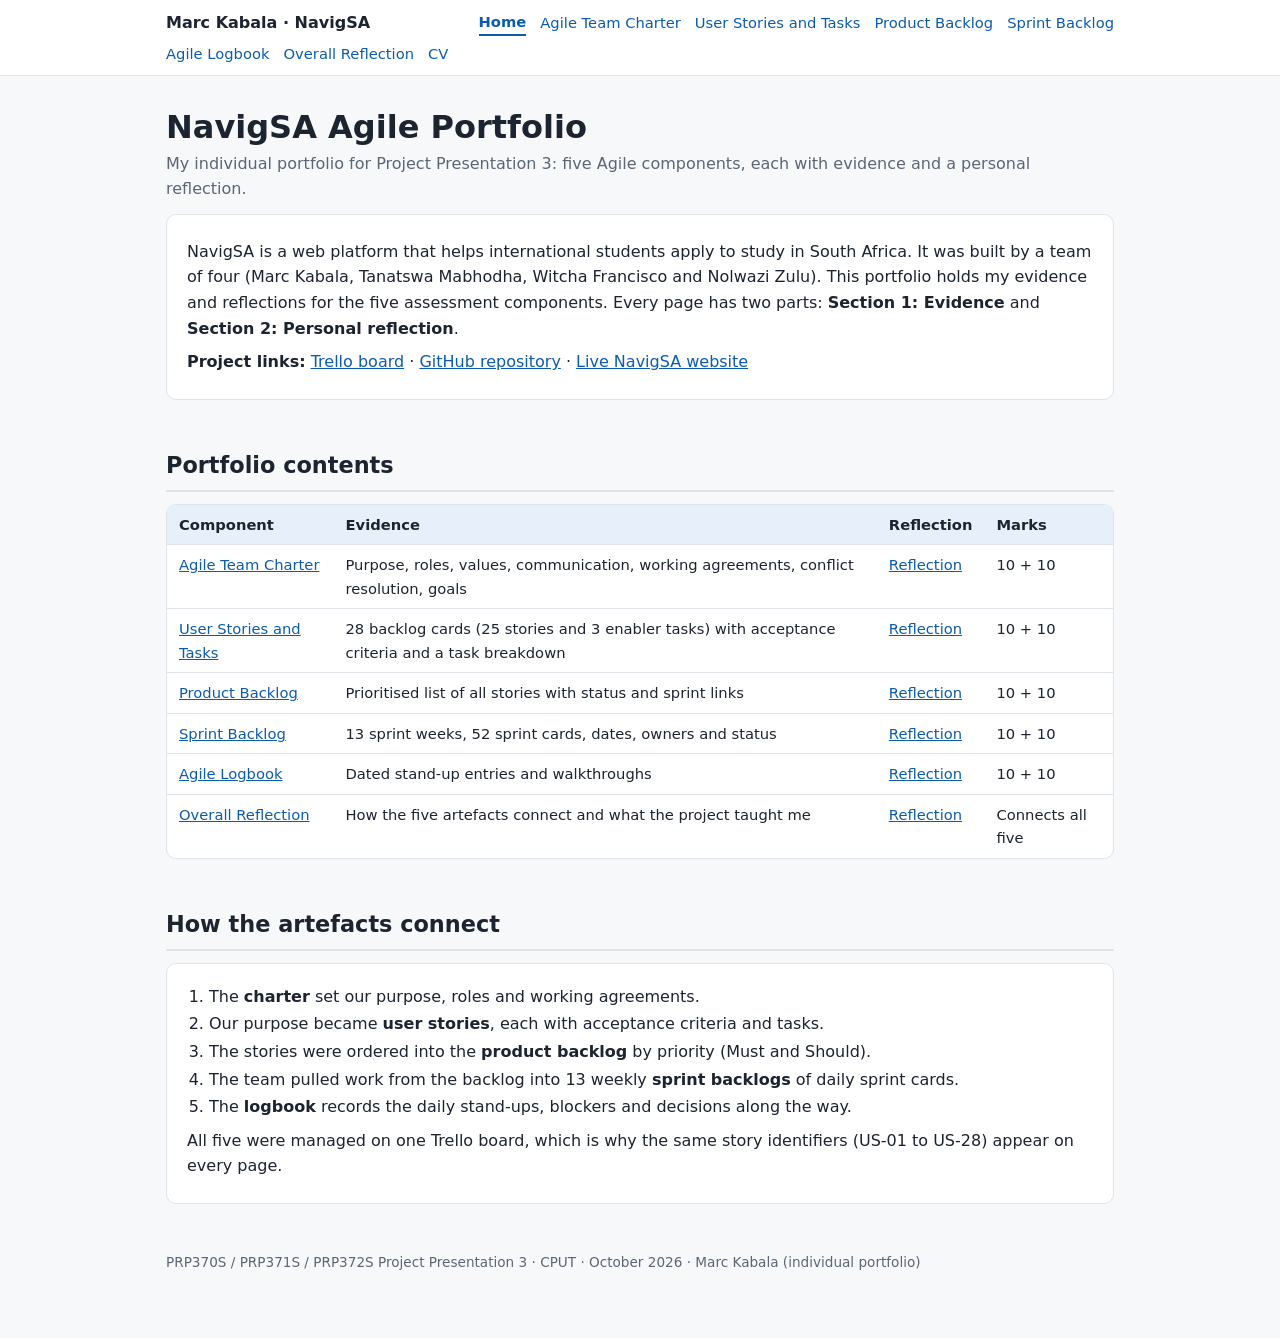
<file: agile-portfolio/index.html>
<!doctype html><html lang="en"><head><meta charset="utf-8"><meta name="viewport" content="width=device-width, initial-scale=1">
<title>NavigSA Agile Portfolio | Marc Kabala</title>
<meta name="description" content="My individual portfolio for Project Presentation 3: five Agile components, each with evidence and a personal reflection."><link rel="stylesheet" href="assets/style.css"></head><body>
<a class="skip" href="#main">Skip to content</a>
<div class="topnav"><div><span class="brand">Marc Kabala · NavigSA</span><a href="index.html" class=cur aria-current=page>Home</a><a href="charter.html">Agile Team Charter</a><a href="user-stories.html">User Stories and Tasks</a><a href="product-backlog.html">Product Backlog</a><a href="sprint-backlog.html">Sprint Backlog</a><a href="logbook.html">Agile Logbook</a><a href="reflection-overall.html">Overall Reflection</a><a href="../">CV</a></div></div>
<main id="main"><h1>NavigSA Agile Portfolio</h1><p class="sub">My individual portfolio for Project Presentation 3: five Agile components, each with evidence and a personal reflection.</p>

<div class=panel><p>NavigSA is a web platform that helps international students apply to study in South Africa. It was built by a team of four (Marc Kabala, Tanatswa Mabhodha, Witcha Francisco and Nolwazi Zulu). This portfolio holds my evidence and reflections for the five assessment components. Every page has two parts: <strong>Section 1: Evidence</strong> and <strong>Section 2: Personal reflection</strong>.</p>
<p><strong>Project links:</strong> <a href="https://trello.com/b/DyHkocWW/navigsa-copy-with-checklists">Trello board</a> · <a href="https://github.com/MarcCput/Multilingual-Student-Platform-NavigSA-">GitHub repository</a> · <a href="https://multilingual-student-platform-navig.vercel.app">Live NavigSA website</a></p></div>
<h2>Portfolio contents</h2>
<div class=table-wrap><table><thead><tr><th>Component</th><th>Evidence</th><th>Reflection</th><th>Marks</th></tr></thead><tbody><tr><td><a href="charter.html">Agile Team Charter</a></td><td>Purpose, roles, values, communication, working agreements, conflict resolution, goals</td><td><a href="charter.html#reflection">Reflection</a></td><td>10 + 10</td></tr><tr><td><a href="user-stories.html">User Stories and Tasks</a></td><td>28 backlog cards (25 stories and 3 enabler tasks) with acceptance criteria and a task breakdown</td><td><a href="user-stories.html#reflection">Reflection</a></td><td>10 + 10</td></tr><tr><td><a href="product-backlog.html">Product Backlog</a></td><td>Prioritised list of all stories with status and sprint links</td><td><a href="product-backlog.html#reflection">Reflection</a></td><td>10 + 10</td></tr><tr><td><a href="sprint-backlog.html">Sprint Backlog</a></td><td>13 sprint weeks, 52 sprint cards, dates, owners and status</td><td><a href="sprint-backlog.html#reflection">Reflection</a></td><td>10 + 10</td></tr><tr><td><a href="logbook.html">Agile Logbook</a></td><td>Dated stand-up entries and walkthroughs</td><td><a href="logbook.html#reflection">Reflection</a></td><td>10 + 10</td></tr><tr><td><a href="reflection-overall.html">Overall Reflection</a></td><td>How the five artefacts connect and what the project taught me</td><td><a href="reflection-overall.html">Reflection</a></td><td>Connects all five</td></tr></tbody></table></div>
<h2>How the artefacts connect</h2>
<div class=panel><ol>
<li>The <strong>charter</strong> set our purpose, roles and working agreements.</li>
<li>Our purpose became <strong>user stories</strong>, each with acceptance criteria and tasks.</li>
<li>The stories were ordered into the <strong>product backlog</strong> by priority (Must and Should).</li>
<li>The team pulled work from the backlog into 13 weekly <strong>sprint backlogs</strong> of daily sprint cards.</li>
<li>The <strong>logbook</strong> records the daily stand-ups, blockers and decisions along the way.</li>
</ol><p>All five were managed on one Trello board, which is why the same story identifiers (US-01 to US-28) appear on every page.</p></div>

<footer>PRP370S / PRP371S / PRP372S Project Presentation 3 · CPUT · October 2026 · Marc Kabala (individual portfolio)</footer></main></body></html>
</file>
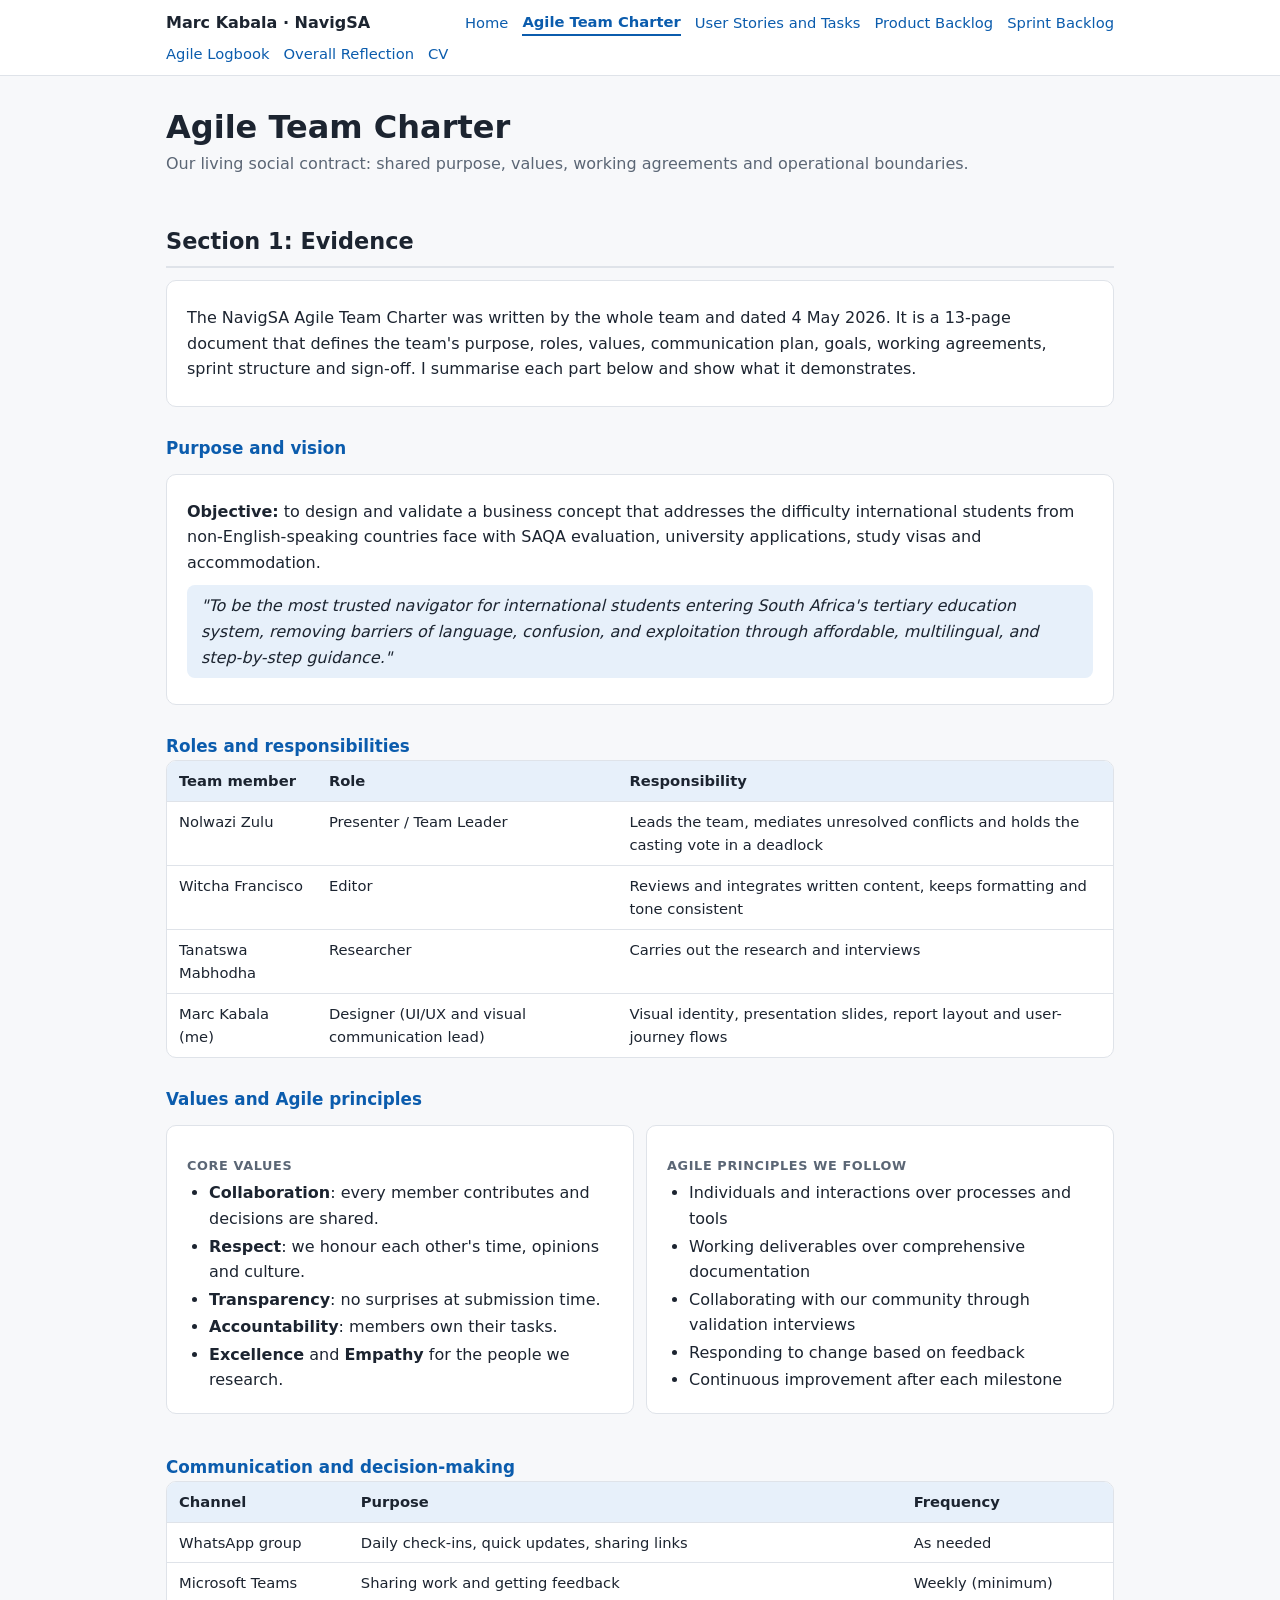
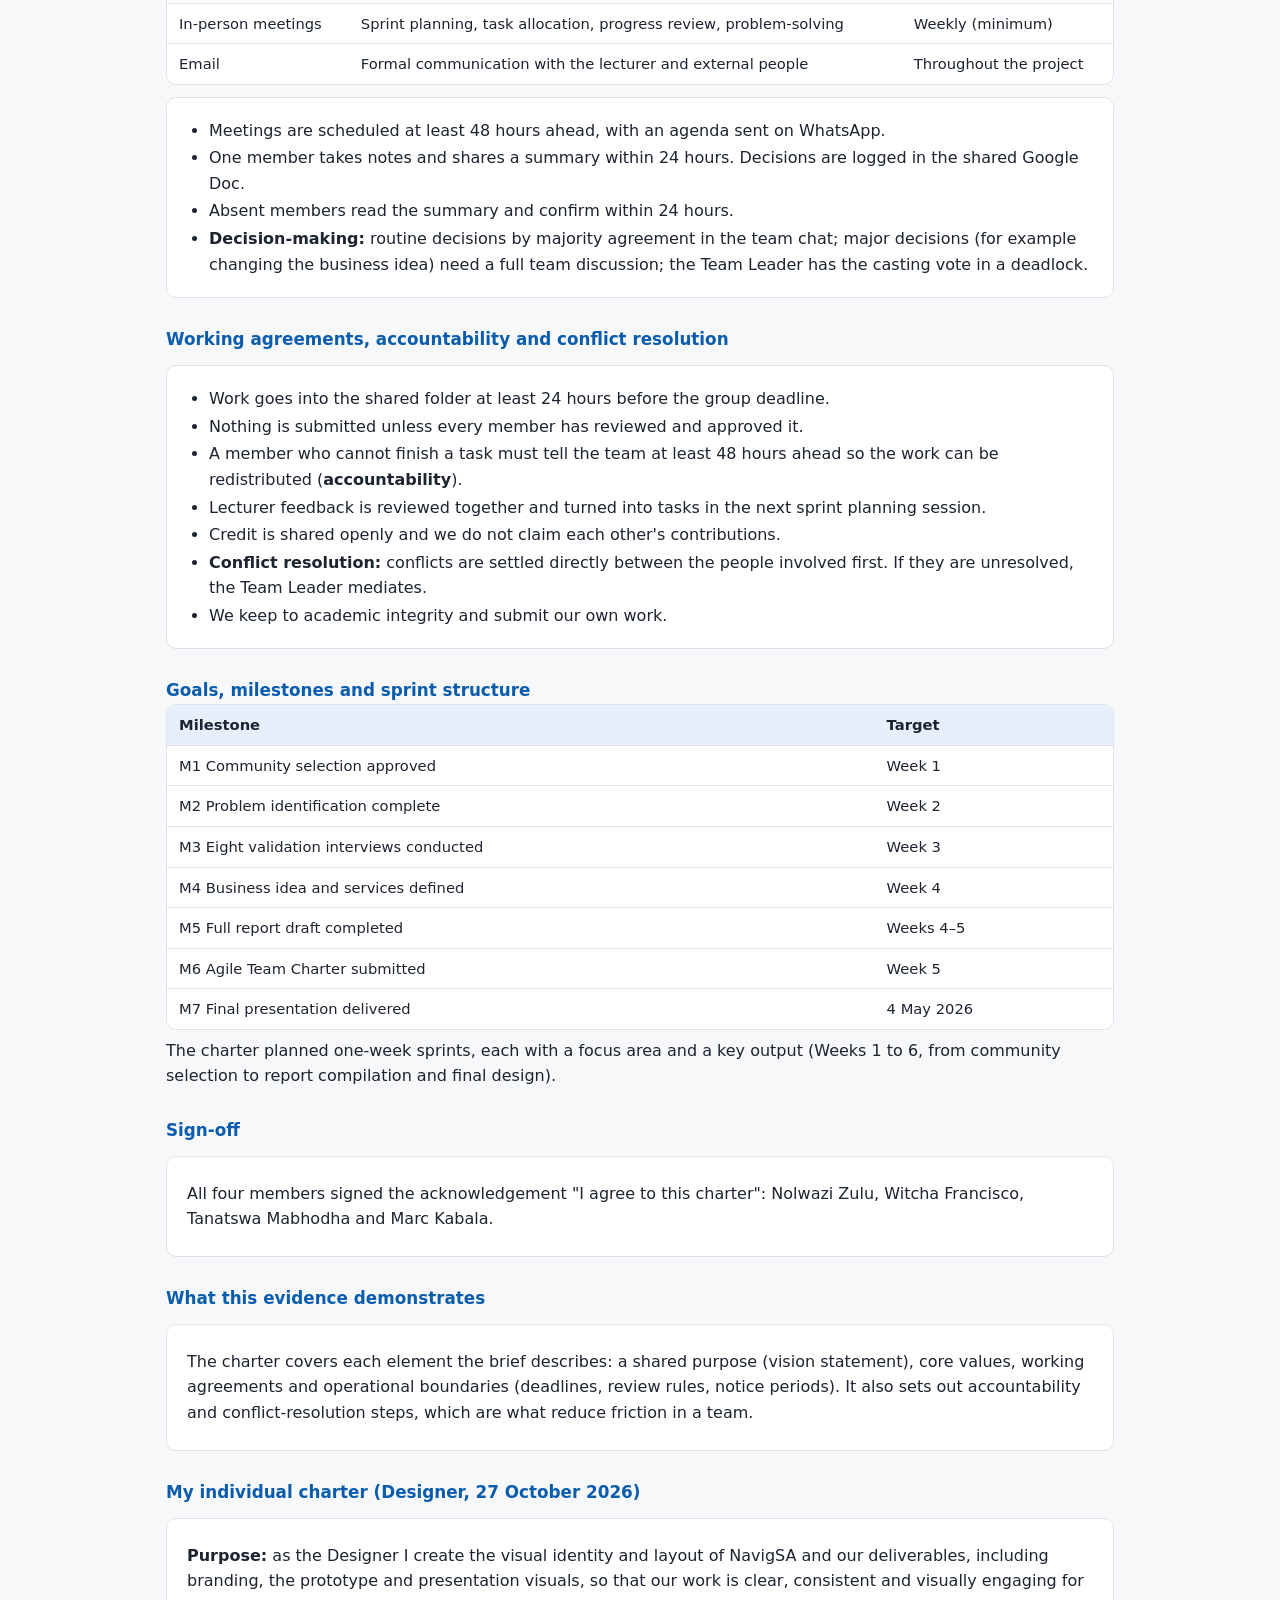
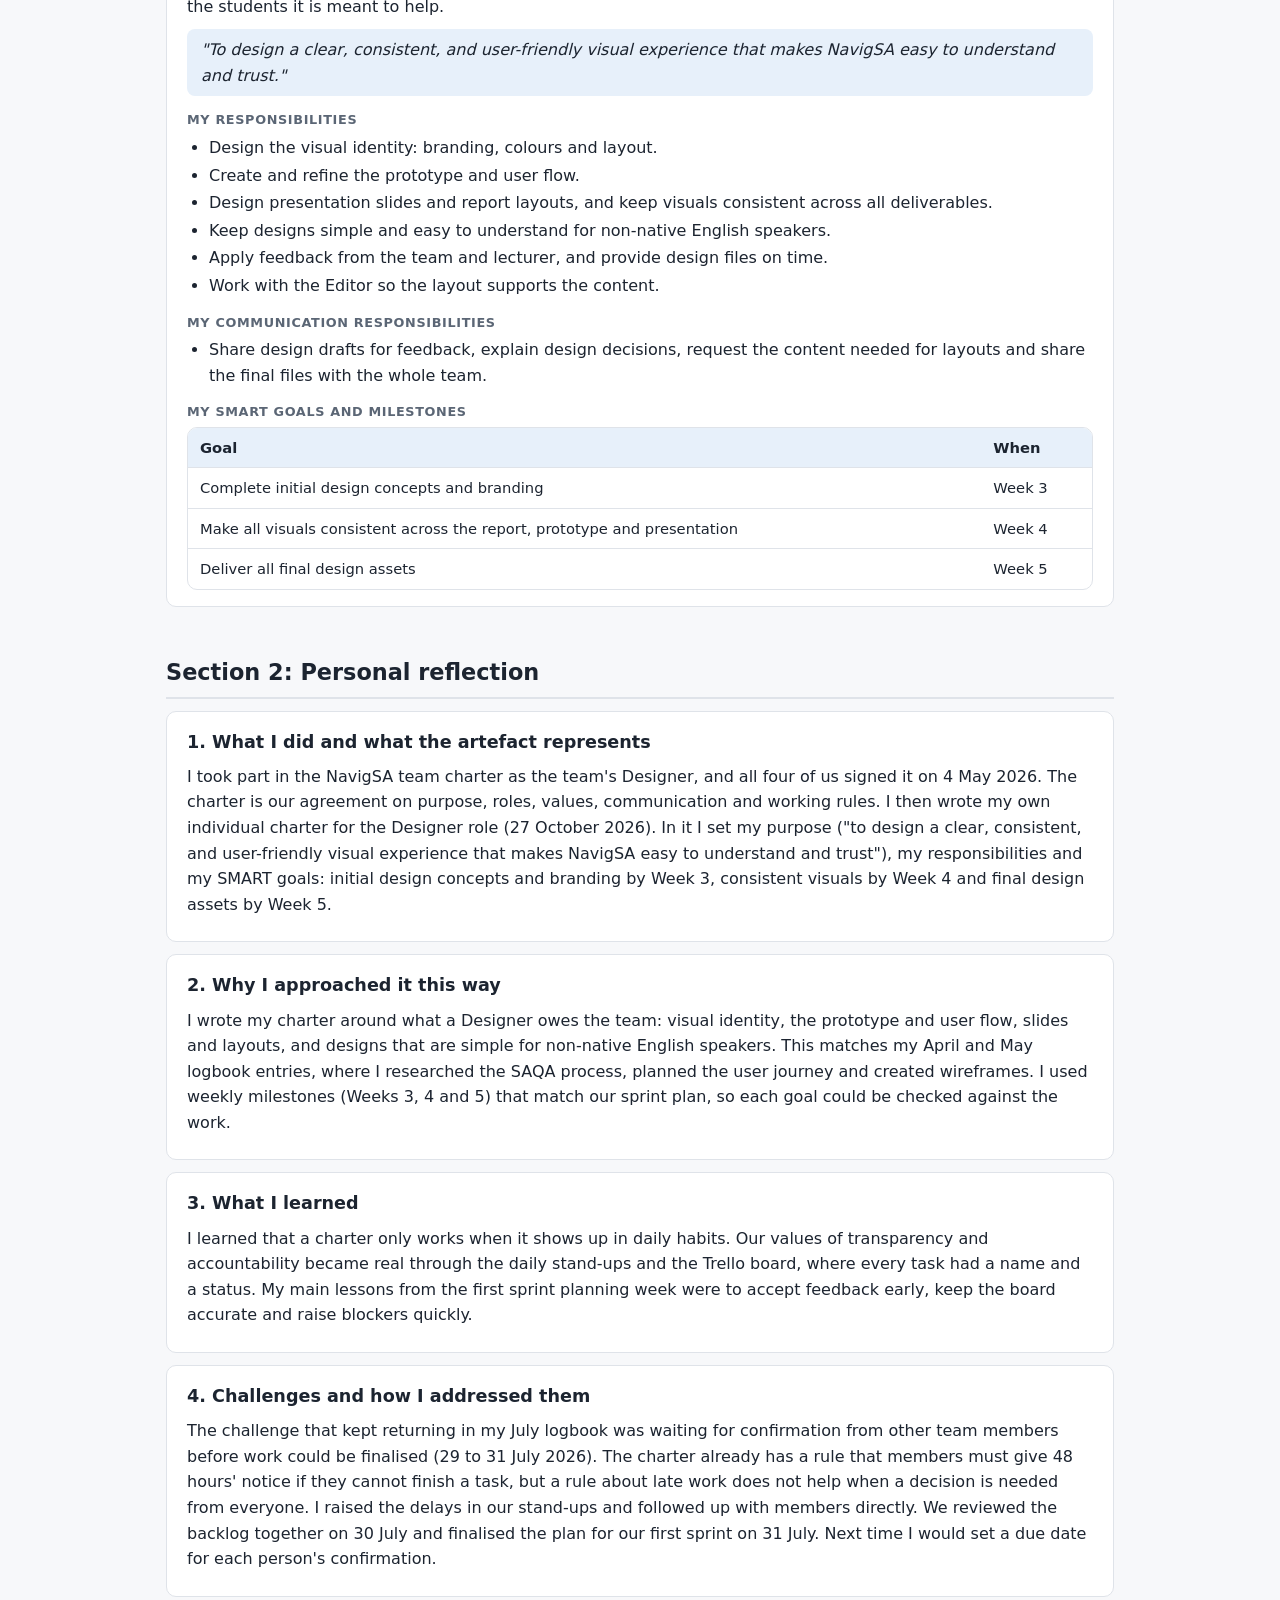
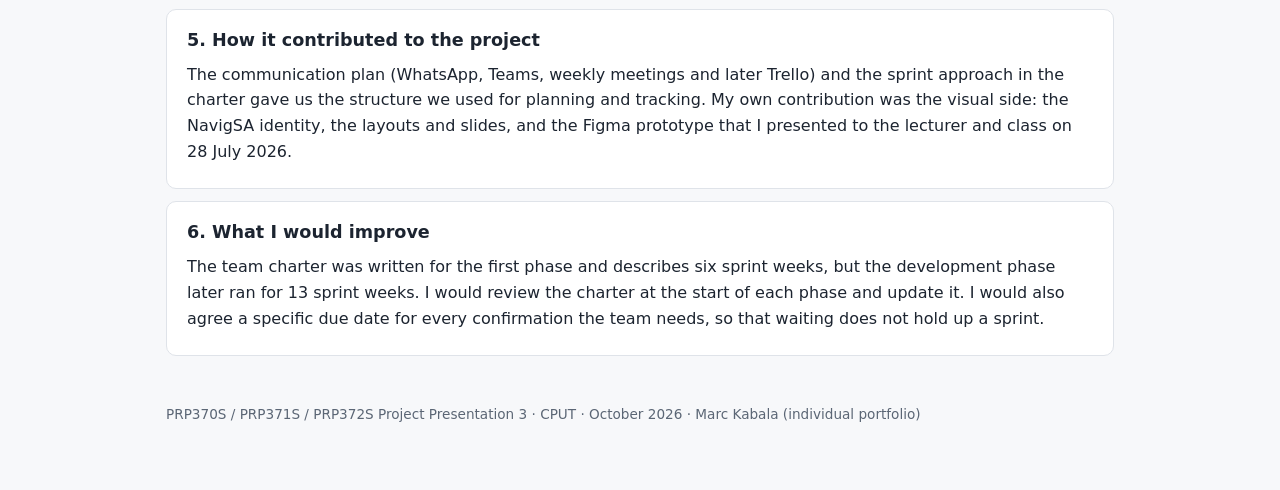
<file: agile-portfolio/charter.html>
<!doctype html><html lang="en"><head><meta charset="utf-8"><meta name="viewport" content="width=device-width, initial-scale=1">
<title>Agile Team Charter | NavigSA Agile Portfolio | Marc Kabala</title>
<meta name="description" content="Our living social contract: shared purpose, values, working agreements and operational boundaries."><link rel="stylesheet" href="assets/style.css"></head><body>
<a class="skip" href="#main">Skip to content</a>
<div class="topnav"><div><span class="brand">Marc Kabala · NavigSA</span><a href="index.html">Home</a><a href="charter.html" class=cur aria-current=page>Agile Team Charter</a><a href="user-stories.html">User Stories and Tasks</a><a href="product-backlog.html">Product Backlog</a><a href="sprint-backlog.html">Sprint Backlog</a><a href="logbook.html">Agile Logbook</a><a href="reflection-overall.html">Overall Reflection</a><a href="../">CV</a></div></div>
<main id="main"><h1>Agile Team Charter</h1><p class="sub">Our living social contract: shared purpose, values, working agreements and operational boundaries.</p>

<h2>Section 1: Evidence</h2>
<div class=panel><p>The NavigSA Agile Team Charter was written by the whole team and dated 4 May 2026. It is a 13-page document that defines the team's purpose, roles, values, communication plan, goals, working agreements, sprint structure and sign-off. I summarise each part below and show what it demonstrates.</p></div>
<h3 class=epic>Purpose and vision</h3>
<div class=panel><p><strong>Objective:</strong> to design and validate a business concept that addresses the difficulty international students from non-English-speaking countries face with SAQA evaluation, university applications, study visas and accommodation.</p>
<blockquote>"To be the most trusted navigator for international students entering South Africa's tertiary education system, removing barriers of language, confusion, and exploitation through affordable, multilingual, and step-by-step guidance."</blockquote></div>
<h3 class=epic>Roles and responsibilities</h3>
<div class=table-wrap><table><thead><tr><th>Team member</th><th>Role</th><th>Responsibility</th></tr></thead><tbody><tr><td>Nolwazi Zulu</td><td>Presenter / Team Leader</td><td>Leads the team, mediates unresolved conflicts and holds the casting vote in a deadlock</td></tr><tr><td>Witcha Francisco</td><td>Editor</td><td>Reviews and integrates written content, keeps formatting and tone consistent</td></tr><tr><td>Tanatswa Mabhodha</td><td>Researcher</td><td>Carries out the research and interviews</td></tr><tr><td>Marc Kabala (me)</td><td>Designer (UI/UX and visual communication lead)</td><td>Visual identity, presentation slides, report layout and user-journey flows</td></tr></tbody></table></div>
<h3 class=epic>Values and Agile principles</h3>
<div class=two><div class=panel><h4>Core values</h4><ul><li><strong>Collaboration</strong>: every member contributes and decisions are shared.</li><li><strong>Respect</strong>: we honour each other's time, opinions and culture.</li><li><strong>Transparency</strong>: no surprises at submission time.</li><li><strong>Accountability</strong>: members own their tasks.</li><li><strong>Excellence</strong> and <strong>Empathy</strong> for the people we research.</li></ul></div>
<div class=panel><h4>Agile principles we follow</h4><ul><li>Individuals and interactions over processes and tools</li><li>Working deliverables over comprehensive documentation</li><li>Collaborating with our community through validation interviews</li><li>Responding to change based on feedback</li><li>Continuous improvement after each milestone</li></ul></div></div>
<h3 class=epic>Communication and decision-making</h3>
<div class=table-wrap><table><thead><tr><th>Channel</th><th>Purpose</th><th>Frequency</th></tr></thead><tbody><tr><td>WhatsApp group</td><td>Daily check-ins, quick updates, sharing links</td><td>As needed</td></tr><tr><td>Microsoft Teams</td><td>Sharing work and getting feedback</td><td>Weekly (minimum)</td></tr><tr><td>In-person meetings</td><td>Sprint planning, task allocation, progress review, problem-solving</td><td>Weekly (minimum)</td></tr><tr><td>Email</td><td>Formal communication with the lecturer and external people</td><td>Throughout the project</td></tr></tbody></table></div>
<div class=panel><ul><li>Meetings are scheduled at least 48 hours ahead, with an agenda sent on WhatsApp.</li><li>One member takes notes and shares a summary within 24 hours. Decisions are logged in the shared Google Doc.</li><li>Absent members read the summary and confirm within 24 hours.</li><li><strong>Decision-making:</strong> routine decisions by majority agreement in the team chat; major decisions (for example changing the business idea) need a full team discussion; the Team Leader has the casting vote in a deadlock.</li></ul></div>
<h3 class=epic>Working agreements, accountability and conflict resolution</h3>
<div class=panel><ul><li>Work goes into the shared folder at least 24 hours before the group deadline.</li><li>Nothing is submitted unless every member has reviewed and approved it.</li><li>A member who cannot finish a task must tell the team at least 48 hours ahead so the work can be redistributed (<strong>accountability</strong>).</li><li>Lecturer feedback is reviewed together and turned into tasks in the next sprint planning session.</li><li>Credit is shared openly and we do not claim each other's contributions.</li><li><strong>Conflict resolution:</strong> conflicts are settled directly between the people involved first. If they are unresolved, the Team Leader mediates.</li><li>We keep to academic integrity and submit our own work.</li></ul></div>
<h3 class=epic>Goals, milestones and sprint structure</h3>
<div class=table-wrap><table><thead><tr><th>Milestone</th><th>Target</th></tr></thead><tbody><tr><td>M1 Community selection approved</td><td>Week 1</td></tr><tr><td>M2 Problem identification complete</td><td>Week 2</td></tr><tr><td>M3 Eight validation interviews conducted</td><td>Week 3</td></tr><tr><td>M4 Business idea and services defined</td><td>Week 4</td></tr><tr><td>M5 Full report draft completed</td><td>Weeks 4–5</td></tr><tr><td>M6 Agile Team Charter submitted</td><td>Week 5</td></tr><tr><td>M7 Final presentation delivered</td><td>4 May 2026</td></tr></tbody></table></div>
<p>The charter planned one-week sprints, each with a focus area and a key output (Weeks 1 to 6, from community selection to report compilation and final design).</p>
<h3 class=epic>Sign-off</h3>
<div class=panel><p>All four members signed the acknowledgement "I agree to this charter": Nolwazi Zulu, Witcha Francisco, Tanatswa Mabhodha and Marc Kabala.</p></div>
<h3 class=epic>What this evidence demonstrates</h3>
<div class=panel><p>The charter covers each element the brief describes: a shared purpose (vision statement), core values, working agreements and operational boundaries (deadlines, review rules, notice periods). It also sets out accountability and conflict-resolution steps, which are what reduce friction in a team.</p></div>
<h3 class=epic>My individual charter (Designer, 27 October 2026)</h3>
<div class=panel><p><strong>Purpose:</strong> as the Designer I create the visual identity and layout of NavigSA and our deliverables, including branding, the prototype and presentation visuals, so that our work is clear, consistent and visually engaging for the students it is meant to help.</p>
<blockquote>"To design a clear, consistent, and user-friendly visual experience that makes NavigSA easy to understand and trust."</blockquote>
<h4>My responsibilities</h4><ul><li>Design the visual identity: branding, colours and layout.</li><li>Create and refine the prototype and user flow.</li><li>Design presentation slides and report layouts, and keep visuals consistent across all deliverables.</li><li>Keep designs simple and easy to understand for non-native English speakers.</li><li>Apply feedback from the team and lecturer, and provide design files on time.</li><li>Work with the Editor so the layout supports the content.</li></ul>
<h4>My communication responsibilities</h4><ul><li>Share design drafts for feedback, explain design decisions, request the content needed for layouts and share the final files with the whole team.</li></ul>
<h4>My SMART goals and milestones</h4><div class=table-wrap><table><thead><tr><th>Goal</th><th>When</th></tr></thead><tbody><tr><td>Complete initial design concepts and branding</td><td>Week 3</td></tr><tr><td>Make all visuals consistent across the report, prototype and presentation</td><td>Week 4</td></tr><tr><td>Deliver all final design assets</td><td>Week 5</td></tr></tbody></table></div></div>
<h2 id=reflection>Section 2: Personal reflection</h2><div class=panel><h3>1. What I did and what the artefact represents</h3><p>I took part in the NavigSA team charter as the team's Designer, and all four of us signed it on 4 May 2026. The charter is our agreement on purpose, roles, values, communication and working rules. I then wrote my own individual charter for the Designer role (27 October 2026). In it I set my purpose ("to design a clear, consistent, and user-friendly visual experience that makes NavigSA easy to understand and trust"), my responsibilities and my SMART goals: initial design concepts and branding by Week 3, consistent visuals by Week 4 and final design assets by Week 5.</p></div><div class=panel><h3>2. Why I approached it this way</h3><p>I wrote my charter around what a Designer owes the team: visual identity, the prototype and user flow, slides and layouts, and designs that are simple for non-native English speakers. This matches my April and May logbook entries, where I researched the SAQA process, planned the user journey and created wireframes. I used weekly milestones (Weeks 3, 4 and 5) that match our sprint plan, so each goal could be checked against the work.</p></div><div class=panel><h3>3. What I learned</h3><p>I learned that a charter only works when it shows up in daily habits. Our values of transparency and accountability became real through the daily stand-ups and the Trello board, where every task had a name and a status. My main lessons from the first sprint planning week were to accept feedback early, keep the board accurate and raise blockers quickly.</p></div><div class=panel><h3>4. Challenges and how I addressed them</h3><p>The challenge that kept returning in my July logbook was waiting for confirmation from other team members before work could be finalised (29 to 31 July 2026). The charter already has a rule that members must give 48 hours' notice if they cannot finish a task, but a rule about late work does not help when a decision is needed from everyone. I raised the delays in our stand-ups and followed up with members directly. We reviewed the backlog together on 30 July and finalised the plan for our first sprint on 31 July. Next time I would set a due date for each person's confirmation.</p></div><div class=panel><h3>5. How it contributed to the project</h3><p>The communication plan (WhatsApp, Teams, weekly meetings and later Trello) and the sprint approach in the charter gave us the structure we used for planning and tracking. My own contribution was the visual side: the NavigSA identity, the layouts and slides, and the Figma prototype that I presented to the lecturer and class on 28 July 2026.</p></div><div class=panel><h3>6. What I would improve</h3><p>The team charter was written for the first phase and describes six sprint weeks, but the development phase later ran for 13 sprint weeks. I would review the charter at the start of each phase and update it. I would also agree a specific due date for every confirmation the team needs, so that waiting does not hold up a sprint.</p></div>
<footer>PRP370S / PRP371S / PRP372S Project Presentation 3 · CPUT · October 2026 · Marc Kabala (individual portfolio)</footer></main></body></html>
</file>
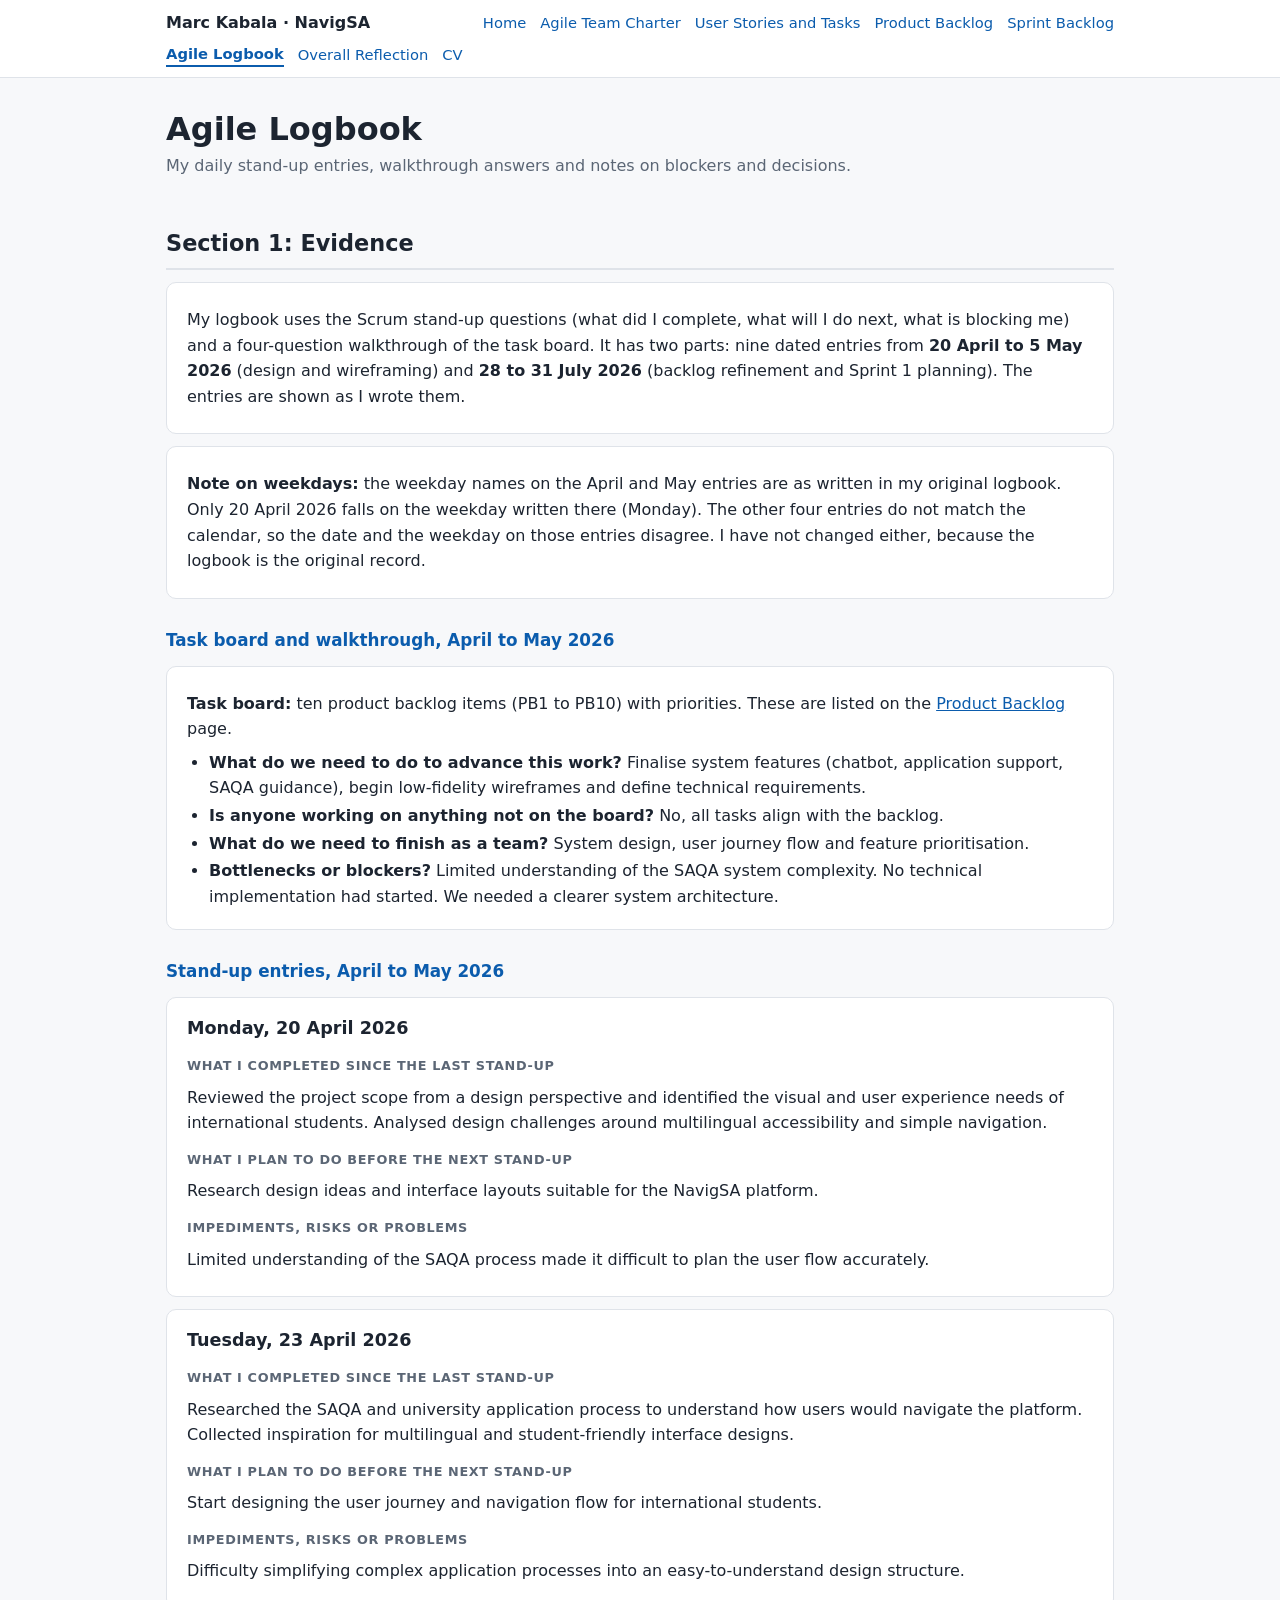
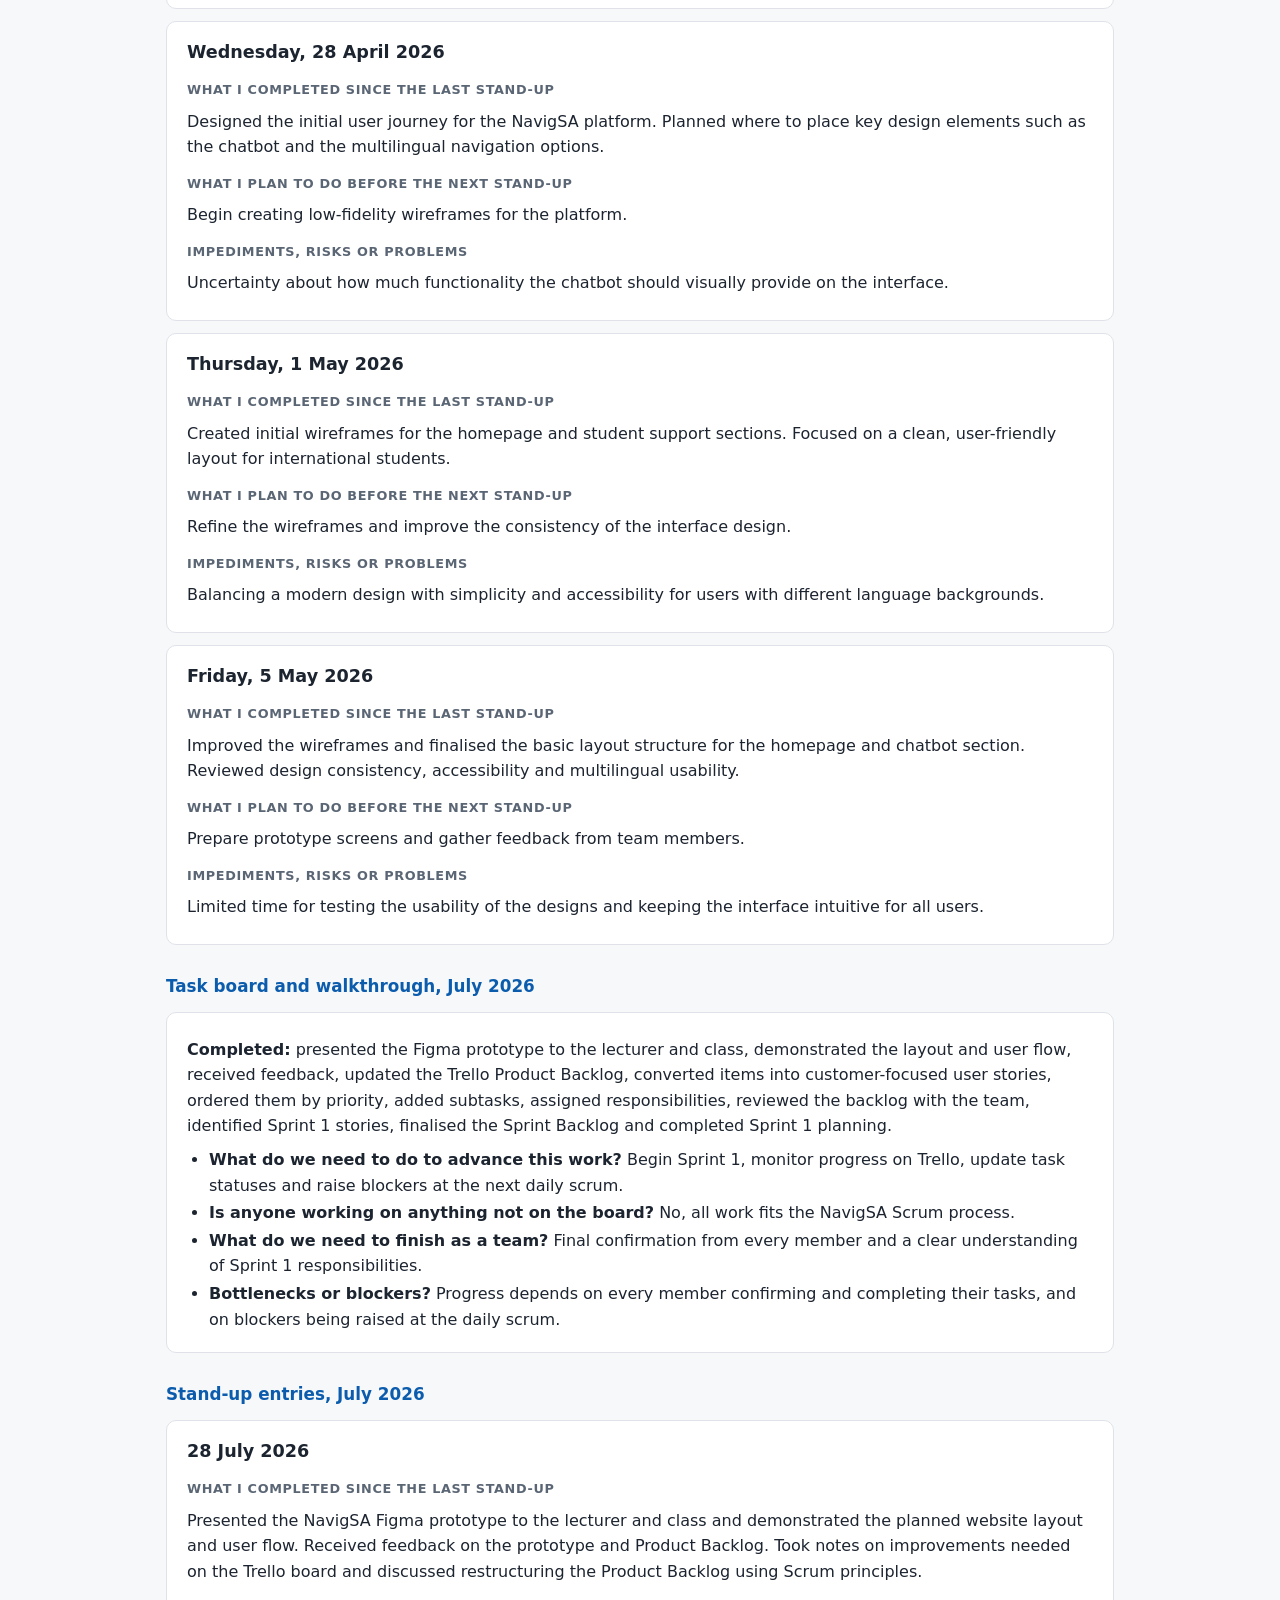
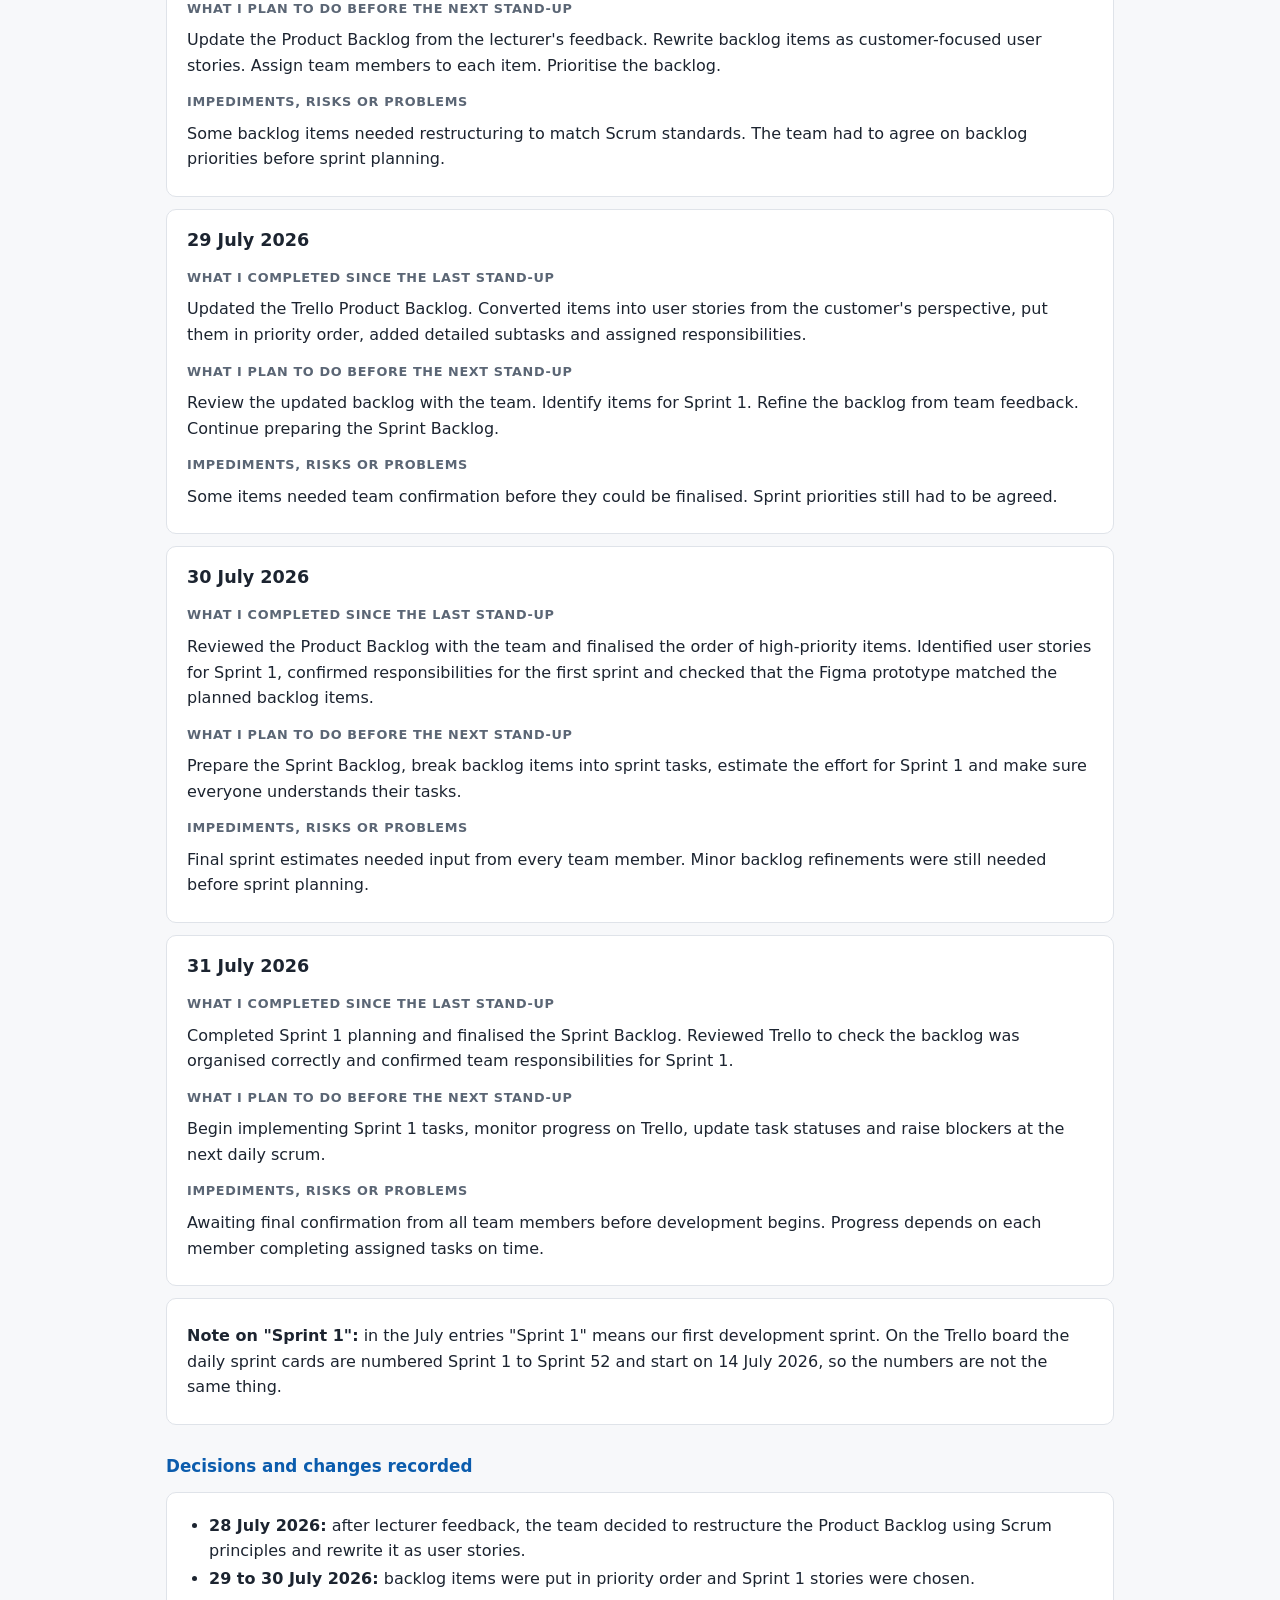
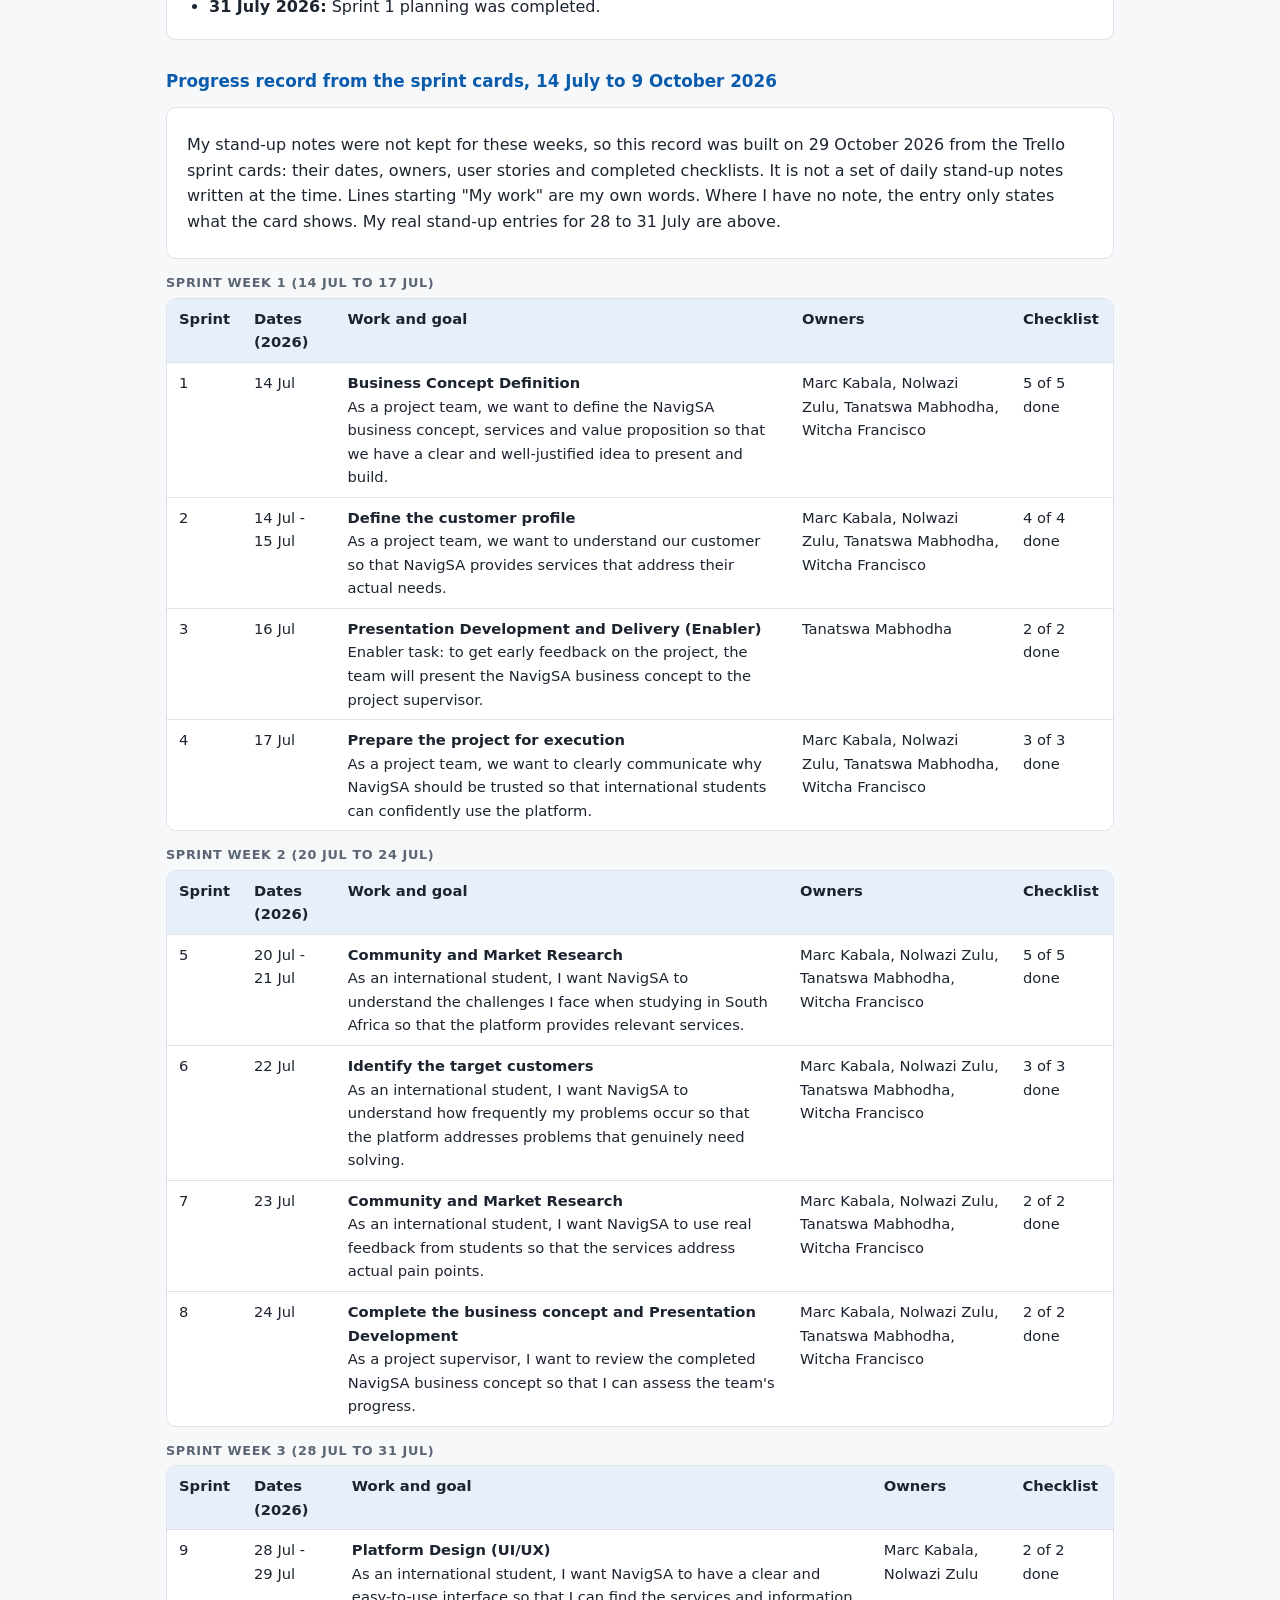
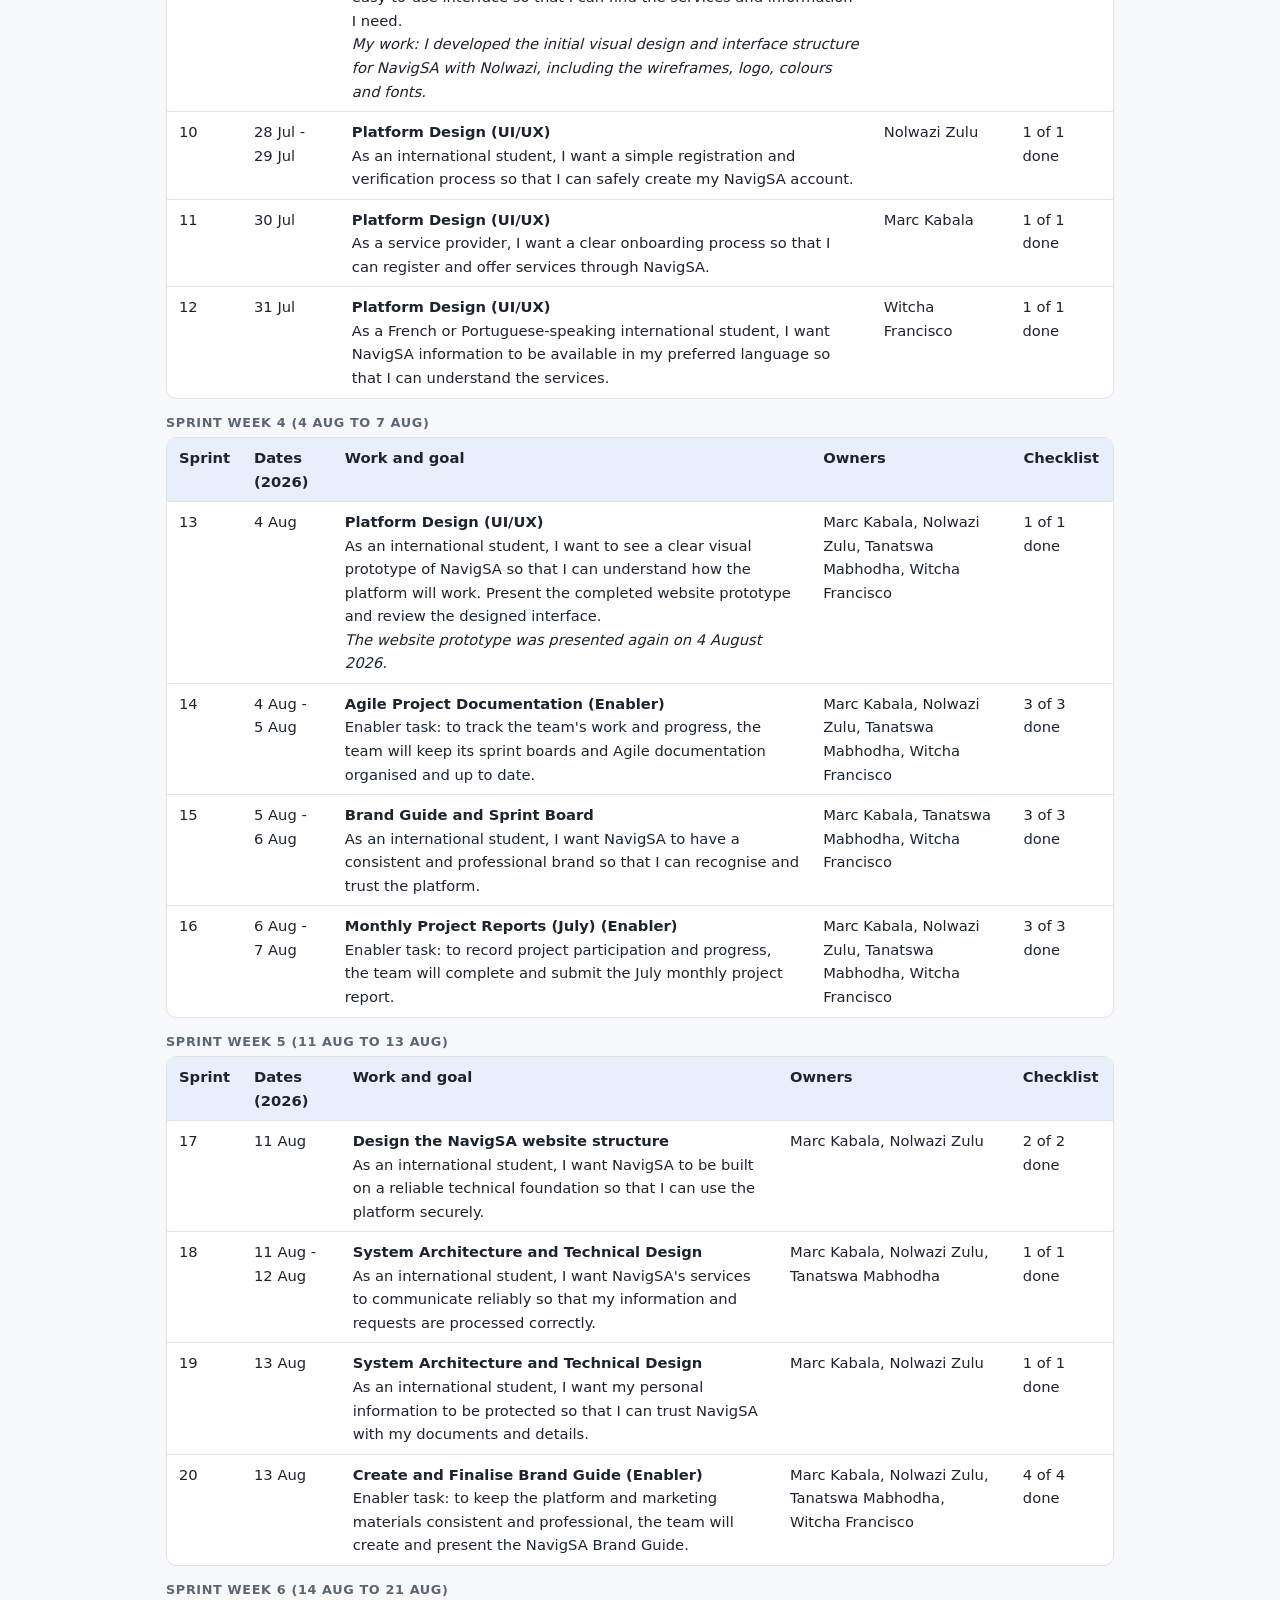
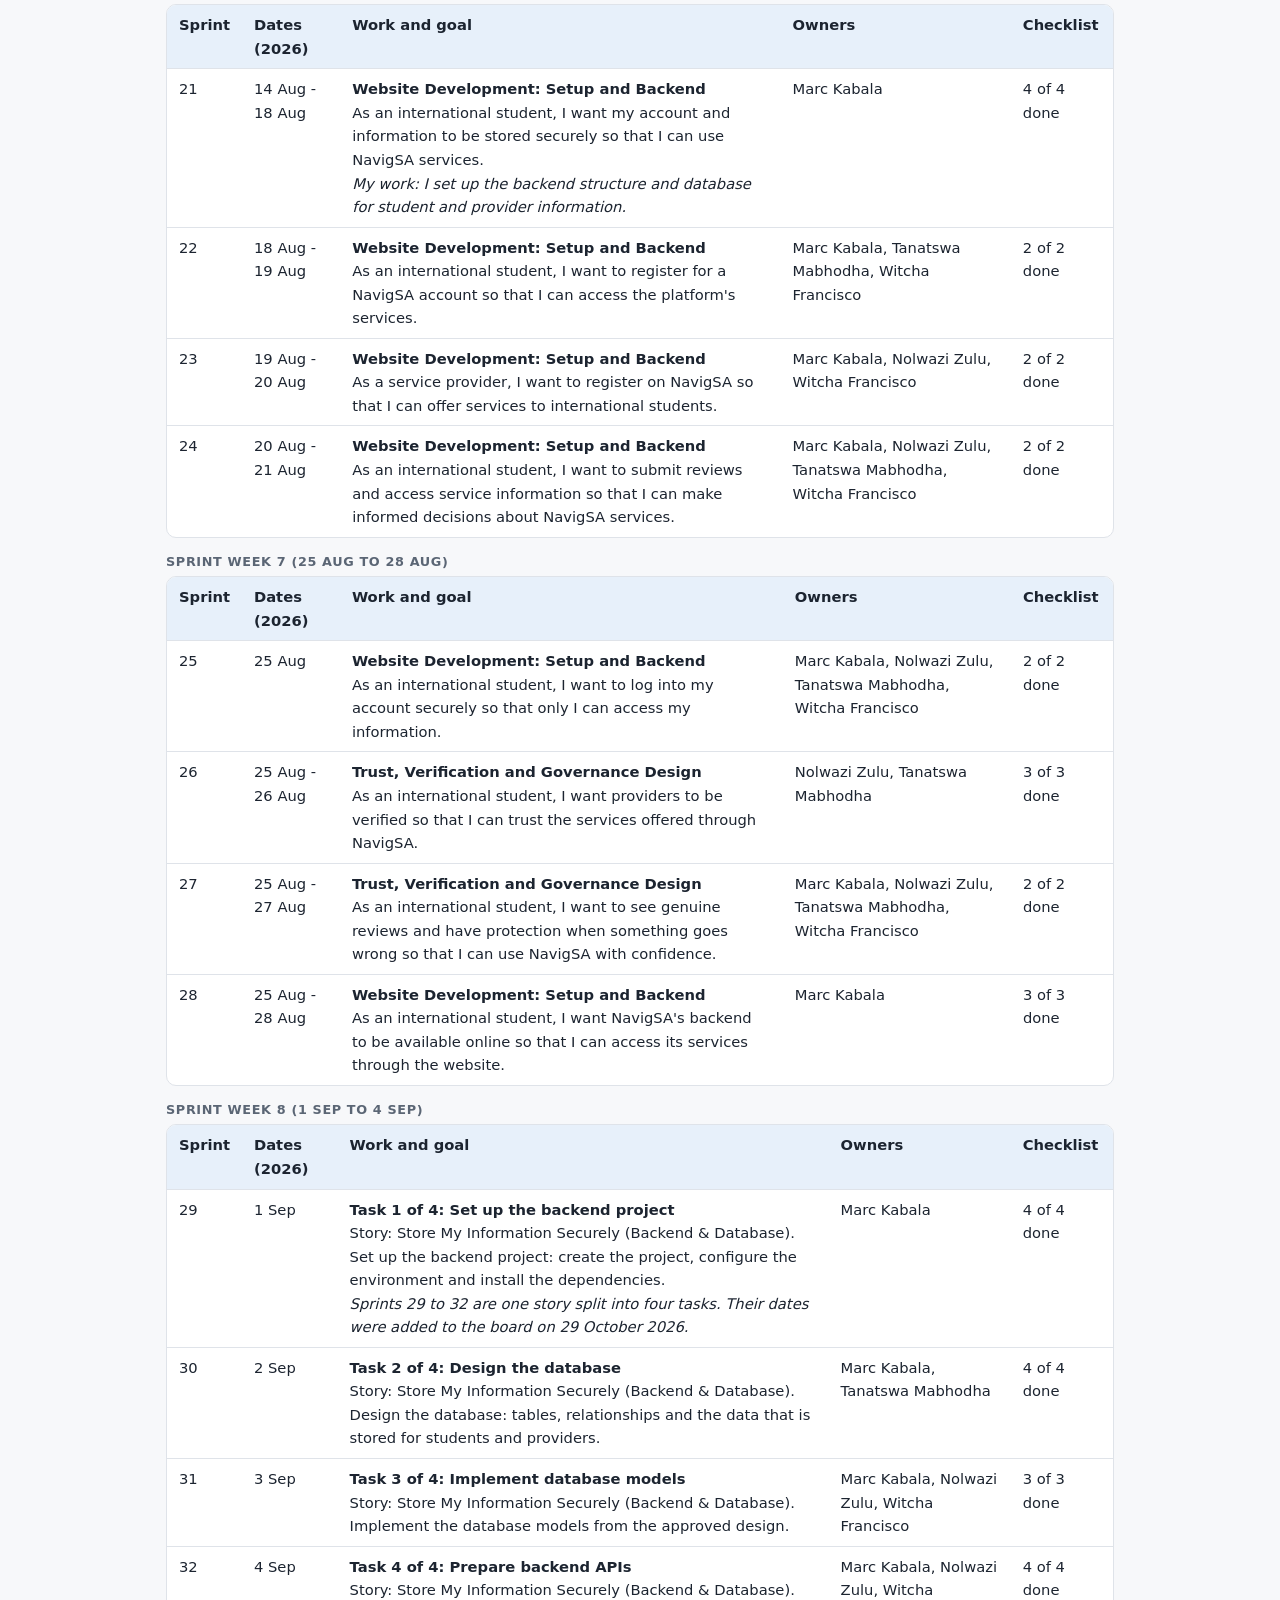
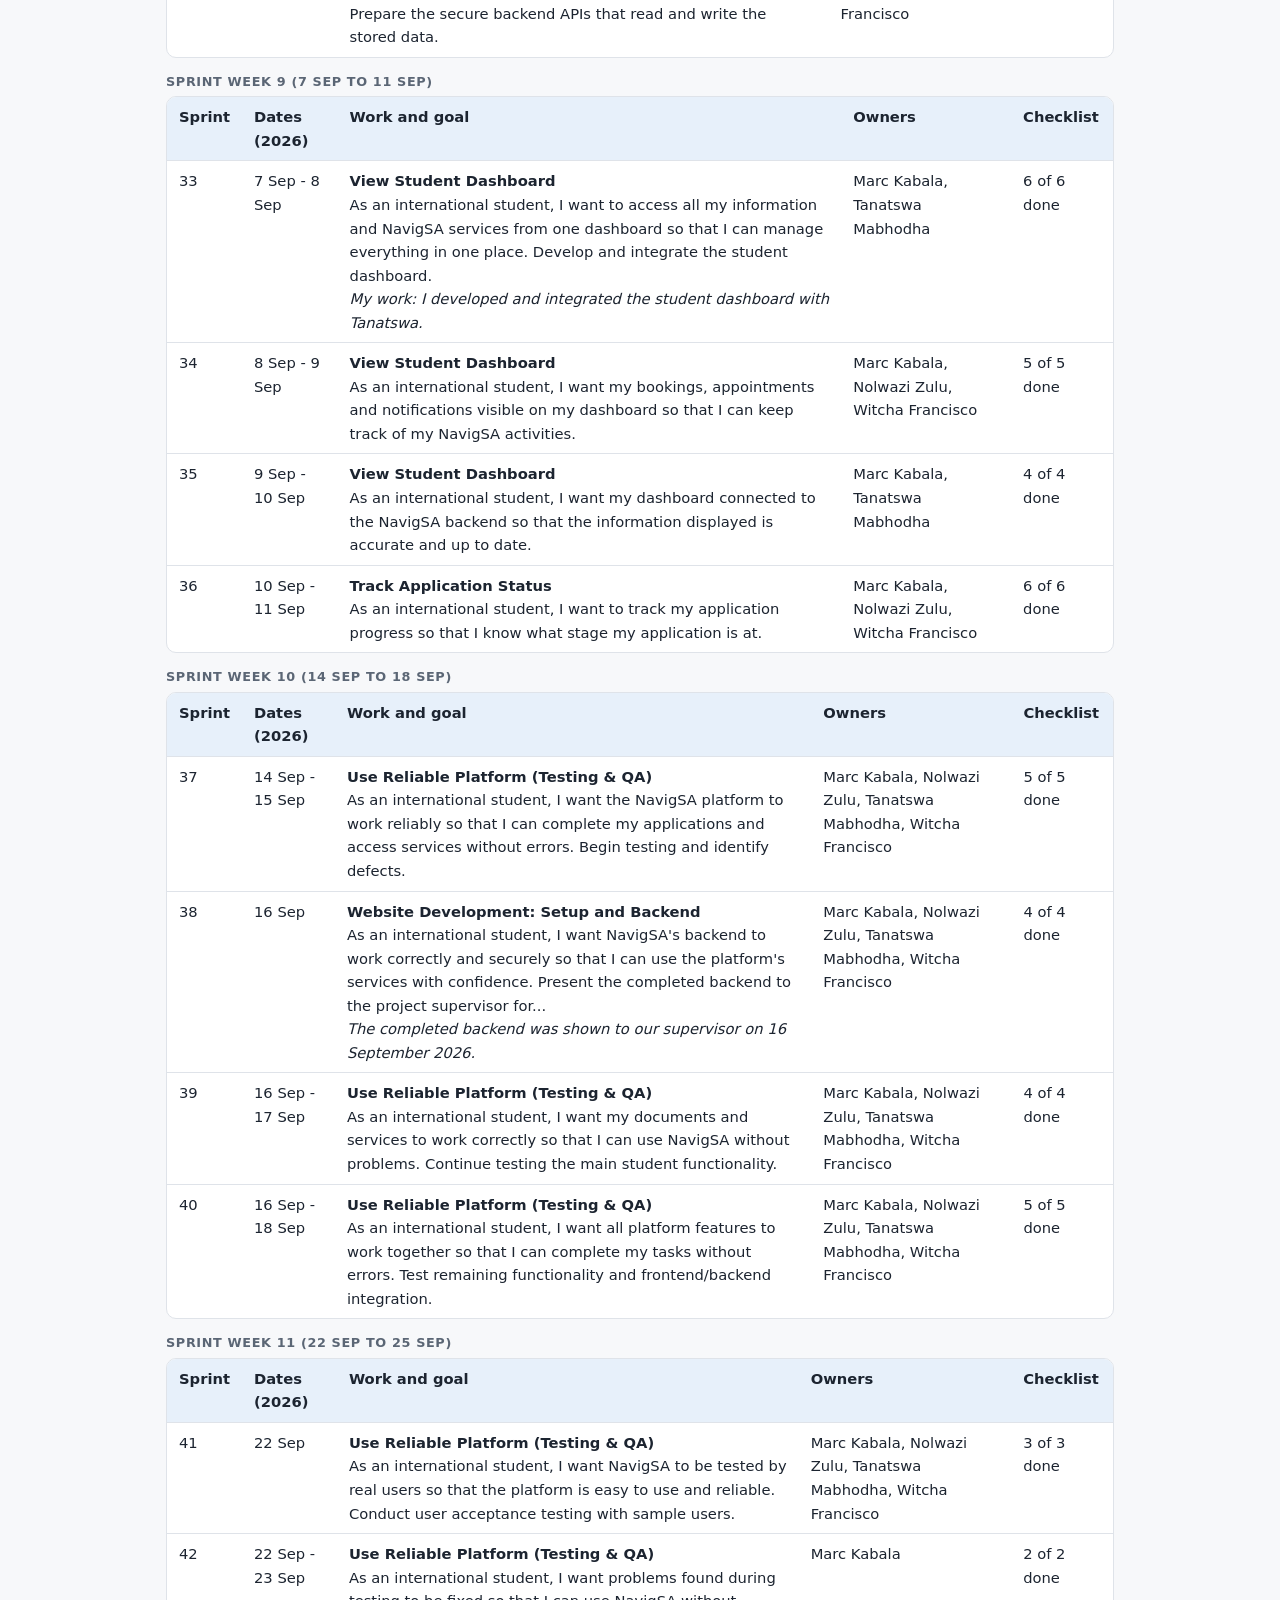
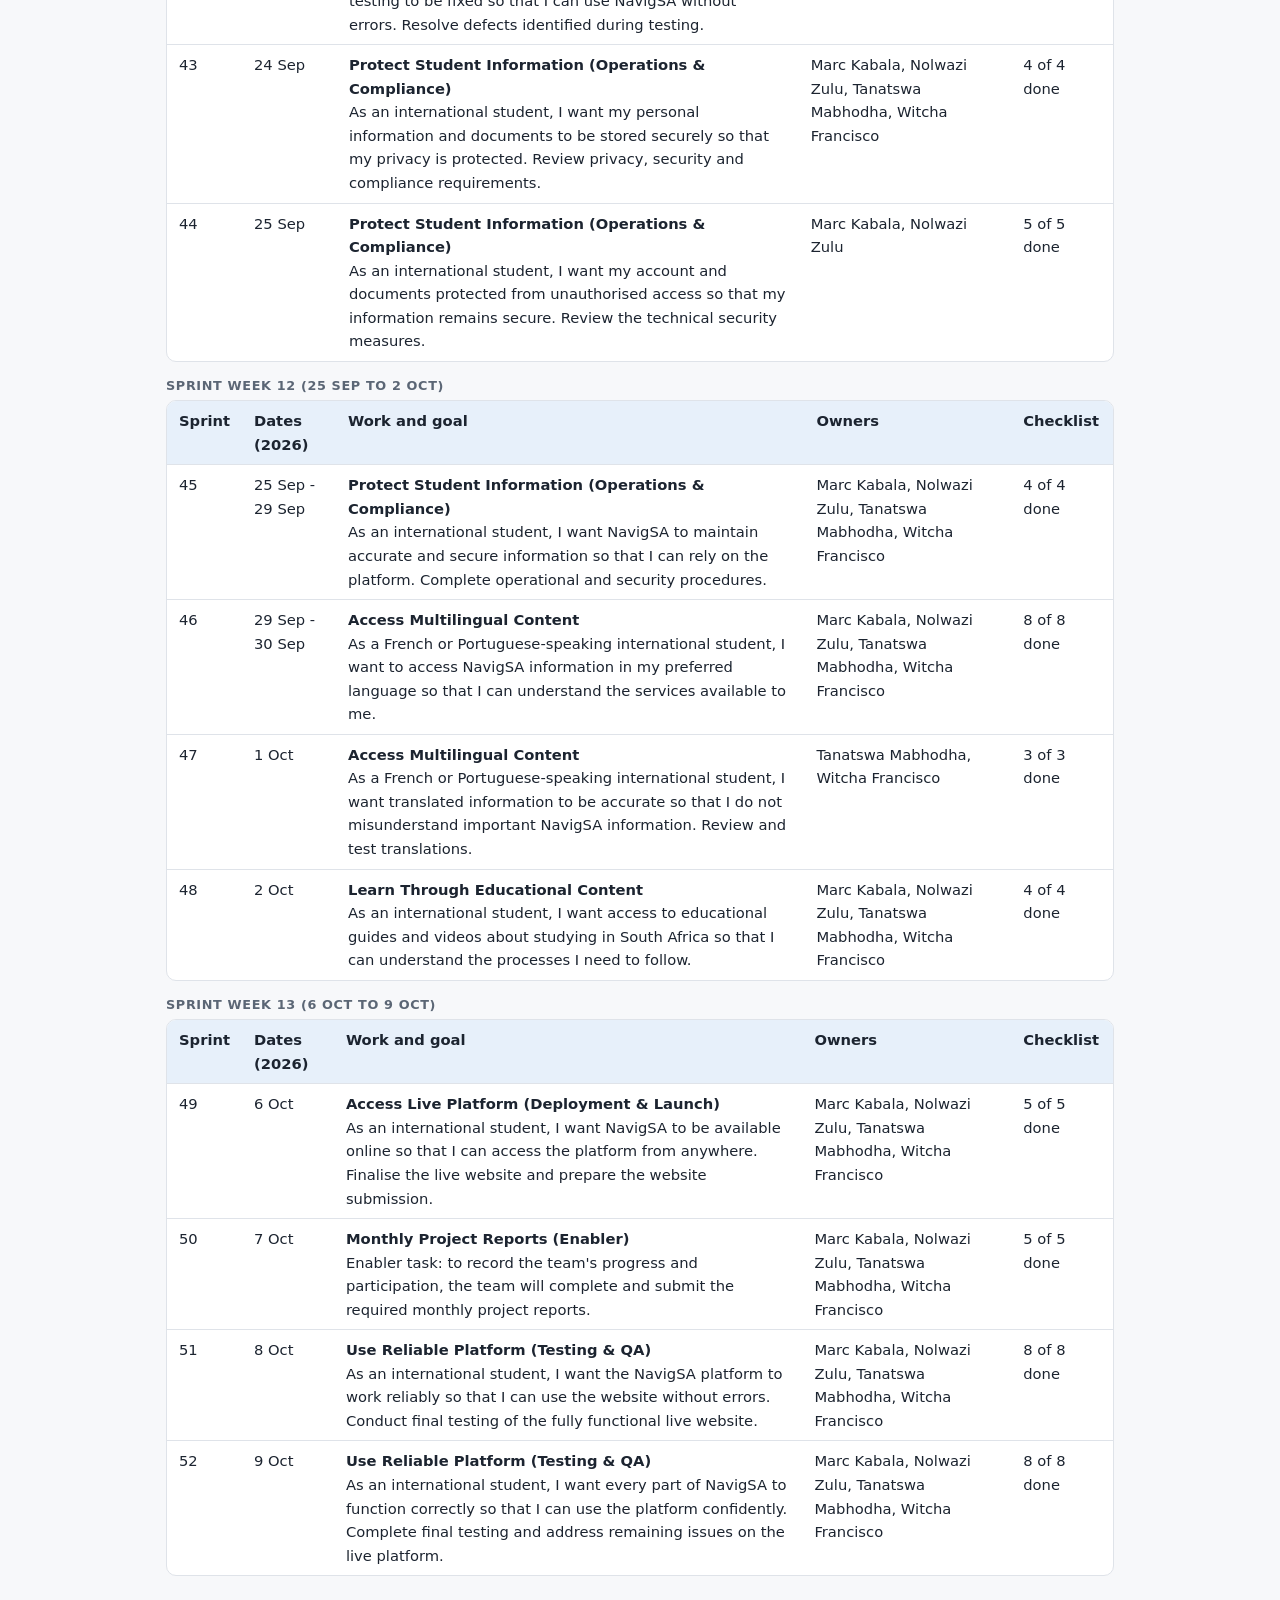
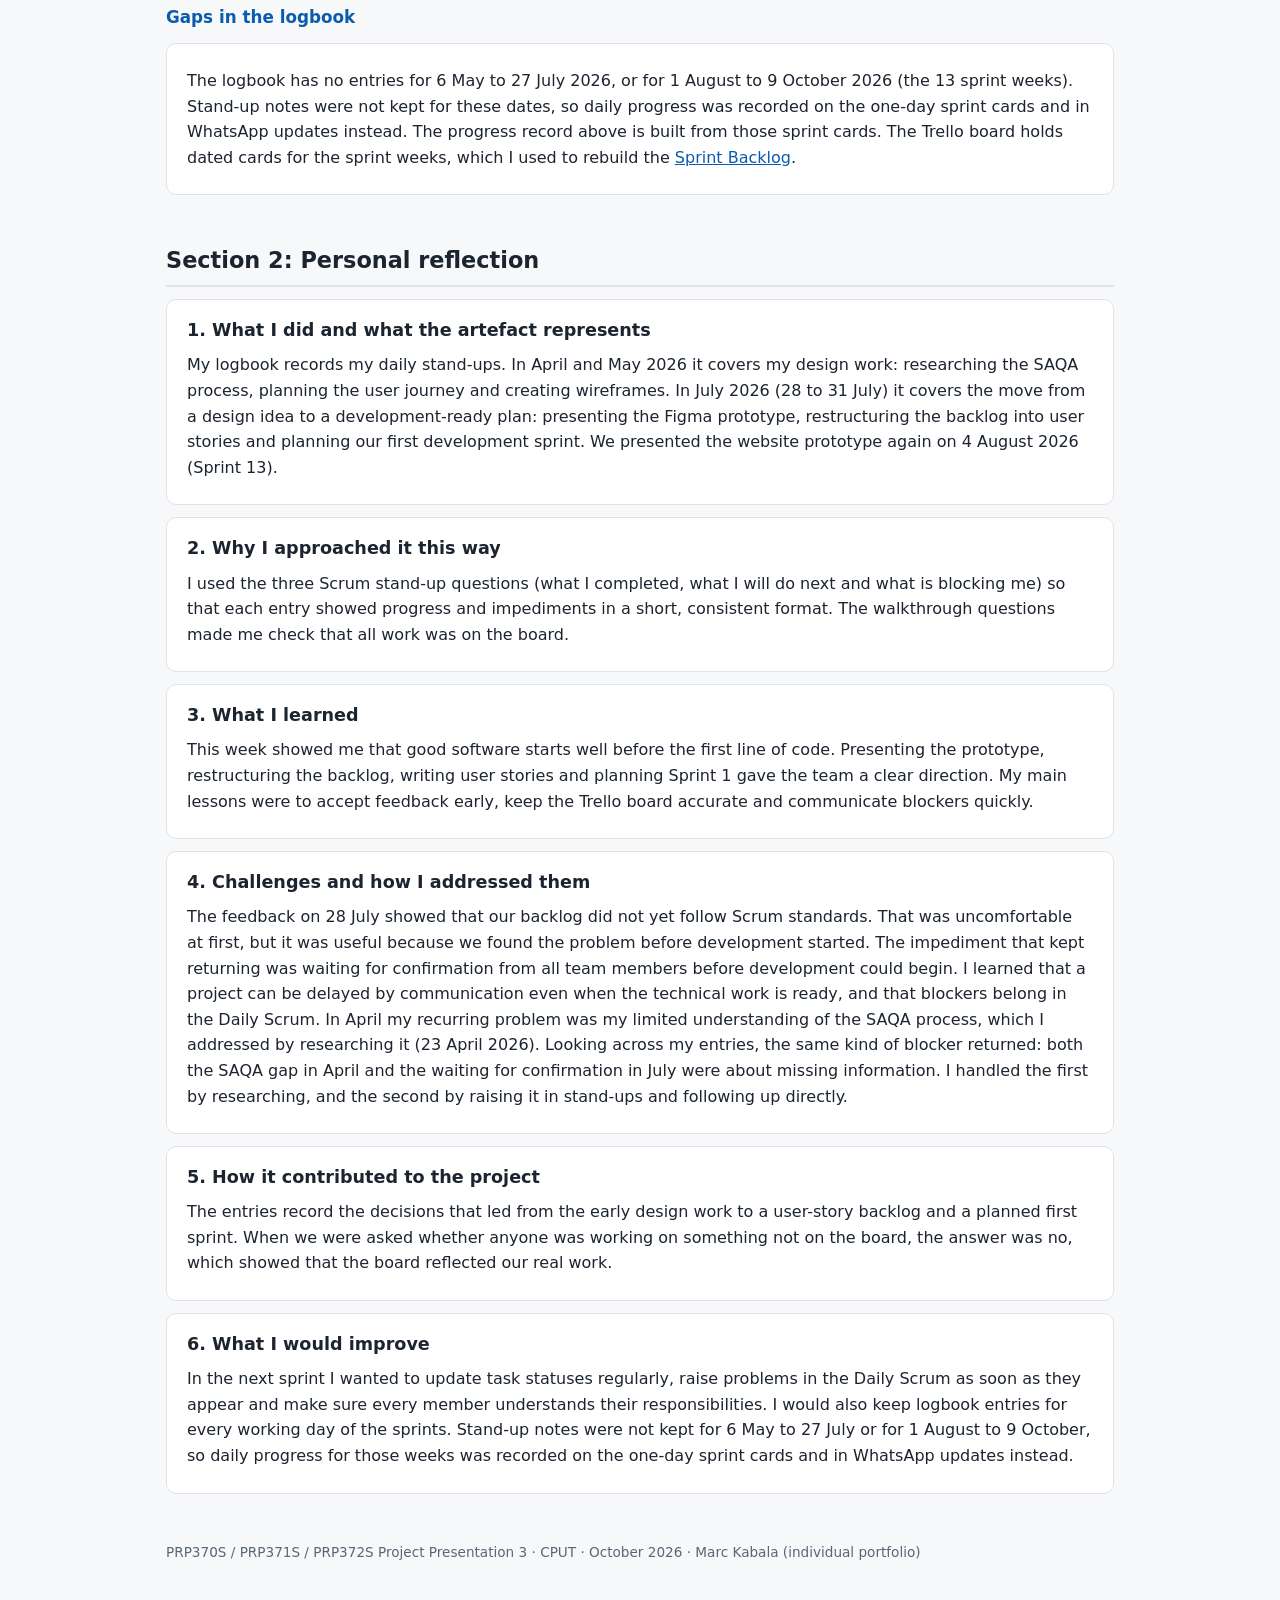
<file: agile-portfolio/logbook.html>
<!doctype html><html lang="en"><head><meta charset="utf-8"><meta name="viewport" content="width=device-width, initial-scale=1">
<title>Agile Logbook | NavigSA Agile Portfolio | Marc Kabala</title>
<meta name="description" content="My daily stand-up entries, walkthrough answers and notes on blockers and decisions."><link rel="stylesheet" href="assets/style.css"></head><body>
<a class="skip" href="#main">Skip to content</a>
<div class="topnav"><div><span class="brand">Marc Kabala · NavigSA</span><a href="index.html">Home</a><a href="charter.html">Agile Team Charter</a><a href="user-stories.html">User Stories and Tasks</a><a href="product-backlog.html">Product Backlog</a><a href="sprint-backlog.html">Sprint Backlog</a><a href="logbook.html" class=cur aria-current=page>Agile Logbook</a><a href="reflection-overall.html">Overall Reflection</a><a href="../">CV</a></div></div>
<main id="main"><h1>Agile Logbook</h1><p class="sub">My daily stand-up entries, walkthrough answers and notes on blockers and decisions.</p>

<h2>Section 1: Evidence</h2>
<div class=panel><p>My logbook uses the Scrum stand-up questions (what did I complete, what will I do next, what is blocking me) and a four-question walkthrough of the task board. It has two parts: nine dated entries from <strong>20 April to 5 May 2026</strong> (design and wireframing) and <strong>28 to 31 July 2026</strong> (backlog refinement and Sprint 1 planning). The entries are shown as I wrote them.</p></div><div class=panel><p><strong>Note on weekdays:</strong> the weekday names on the April and May entries are as written in my original logbook. Only 20 April 2026 falls on the weekday written there (Monday). The other four entries do not match the calendar, so the date and the weekday on those entries disagree. I have not changed either, because the logbook is the original record.</p></div>
<h3 class=epic>Task board and walkthrough, April to May 2026</h3>
<div class=panel><p><strong>Task board:</strong> ten product backlog items (PB1 to PB10) with priorities. These are listed on the <a href="product-backlog.html">Product Backlog</a> page.</p>
<ul><li><strong>What do we need to do to advance this work?</strong> Finalise system features (chatbot, application support, SAQA guidance), begin low-fidelity wireframes and define technical requirements.</li><li><strong>Is anyone working on anything not on the board?</strong> No, all tasks align with the backlog.</li><li><strong>What do we need to finish as a team?</strong> System design, user journey flow and feature prioritisation.</li><li><strong>Bottlenecks or blockers?</strong> Limited understanding of the SAQA system complexity. No technical implementation had started. We needed a clearer system architecture.</li></ul></div>
<h3 class=epic>Stand-up entries, April to May 2026</h3>
<div class=panel><h3>Monday, 20 April 2026</h3><h4>What I completed since the last stand-up</h4><p>Reviewed the project scope from a design perspective and identified the visual and user experience needs of international students. Analysed design challenges around multilingual accessibility and simple navigation.</p><h4>What I plan to do before the next stand-up</h4><p>Research design ideas and interface layouts suitable for the NavigSA platform.</p><h4>Impediments, risks or problems</h4><p>Limited understanding of the SAQA process made it difficult to plan the user flow accurately.</p></div><div class=panel><h3>Tuesday, 23 April 2026</h3><h4>What I completed since the last stand-up</h4><p>Researched the SAQA and university application process to understand how users would navigate the platform. Collected inspiration for multilingual and student-friendly interface designs.</p><h4>What I plan to do before the next stand-up</h4><p>Start designing the user journey and navigation flow for international students.</p><h4>Impediments, risks or problems</h4><p>Difficulty simplifying complex application processes into an easy-to-understand design structure.</p></div><div class=panel><h3>Wednesday, 28 April 2026</h3><h4>What I completed since the last stand-up</h4><p>Designed the initial user journey for the NavigSA platform. Planned where to place key design elements such as the chatbot and the multilingual navigation options.</p><h4>What I plan to do before the next stand-up</h4><p>Begin creating low-fidelity wireframes for the platform.</p><h4>Impediments, risks or problems</h4><p>Uncertainty about how much functionality the chatbot should visually provide on the interface.</p></div><div class=panel><h3>Thursday, 1 May 2026</h3><h4>What I completed since the last stand-up</h4><p>Created initial wireframes for the homepage and student support sections. Focused on a clean, user-friendly layout for international students.</p><h4>What I plan to do before the next stand-up</h4><p>Refine the wireframes and improve the consistency of the interface design.</p><h4>Impediments, risks or problems</h4><p>Balancing a modern design with simplicity and accessibility for users with different language backgrounds.</p></div><div class=panel><h3>Friday, 5 May 2026</h3><h4>What I completed since the last stand-up</h4><p>Improved the wireframes and finalised the basic layout structure for the homepage and chatbot section. Reviewed design consistency, accessibility and multilingual usability.</p><h4>What I plan to do before the next stand-up</h4><p>Prepare prototype screens and gather feedback from team members.</p><h4>Impediments, risks or problems</h4><p>Limited time for testing the usability of the designs and keeping the interface intuitive for all users.</p></div>
<h3 class=epic>Task board and walkthrough, July 2026</h3>
<div class=panel><p><strong>Completed:</strong> presented the Figma prototype to the lecturer and class, demonstrated the layout and user flow, received feedback, updated the Trello Product Backlog, converted items into customer-focused user stories, ordered them by priority, added subtasks, assigned responsibilities, reviewed the backlog with the team, identified Sprint 1 stories, finalised the Sprint Backlog and completed Sprint 1 planning.</p>
<ul><li><strong>What do we need to do to advance this work?</strong> Begin Sprint 1, monitor progress on Trello, update task statuses and raise blockers at the next daily scrum.</li><li><strong>Is anyone working on anything not on the board?</strong> No, all work fits the NavigSA Scrum process.</li><li><strong>What do we need to finish as a team?</strong> Final confirmation from every member and a clear understanding of Sprint 1 responsibilities.</li><li><strong>Bottlenecks or blockers?</strong> Progress depends on every member confirming and completing their tasks, and on blockers being raised at the daily scrum.</li></ul></div>
<h3 class=epic>Stand-up entries, July 2026</h3>
<div class=panel><h3>28 July 2026</h3><h4>What I completed since the last stand-up</h4><p>Presented the NavigSA Figma prototype to the lecturer and class and demonstrated the planned website layout and user flow. Received feedback on the prototype and Product Backlog. Took notes on improvements needed on the Trello board and discussed restructuring the Product Backlog using Scrum principles.</p><h4>What I plan to do before the next stand-up</h4><p>Update the Product Backlog from the lecturer's feedback. Rewrite backlog items as customer-focused user stories. Assign team members to each item. Prioritise the backlog.</p><h4>Impediments, risks or problems</h4><p>Some backlog items needed restructuring to match Scrum standards. The team had to agree on backlog priorities before sprint planning.</p></div><div class=panel><h3>29 July 2026</h3><h4>What I completed since the last stand-up</h4><p>Updated the Trello Product Backlog. Converted items into user stories from the customer's perspective, put them in priority order, added detailed subtasks and assigned responsibilities.</p><h4>What I plan to do before the next stand-up</h4><p>Review the updated backlog with the team. Identify items for Sprint 1. Refine the backlog from team feedback. Continue preparing the Sprint Backlog.</p><h4>Impediments, risks or problems</h4><p>Some items needed team confirmation before they could be finalised. Sprint priorities still had to be agreed.</p></div><div class=panel><h3>30 July 2026</h3><h4>What I completed since the last stand-up</h4><p>Reviewed the Product Backlog with the team and finalised the order of high-priority items. Identified user stories for Sprint 1, confirmed responsibilities for the first sprint and checked that the Figma prototype matched the planned backlog items.</p><h4>What I plan to do before the next stand-up</h4><p>Prepare the Sprint Backlog, break backlog items into sprint tasks, estimate the effort for Sprint 1 and make sure everyone understands their tasks.</p><h4>Impediments, risks or problems</h4><p>Final sprint estimates needed input from every team member. Minor backlog refinements were still needed before sprint planning.</p></div><div class=panel><h3>31 July 2026</h3><h4>What I completed since the last stand-up</h4><p>Completed Sprint 1 planning and finalised the Sprint Backlog. Reviewed Trello to check the backlog was organised correctly and confirmed team responsibilities for Sprint 1.</p><h4>What I plan to do before the next stand-up</h4><p>Begin implementing Sprint 1 tasks, monitor progress on Trello, update task statuses and raise blockers at the next daily scrum.</p><h4>Impediments, risks or problems</h4><p>Awaiting final confirmation from all team members before development begins. Progress depends on each member completing assigned tasks on time.</p></div>
<div class=panel><p><strong>Note on "Sprint 1":</strong> in the July entries "Sprint 1" means our first development sprint. On the Trello board the daily sprint cards are numbered Sprint 1 to Sprint 52 and start on 14 July 2026, so the numbers are not the same thing.</p></div>
<h3 class=epic>Decisions and changes recorded</h3>
<div class=panel><ul><li><strong>28 July 2026:</strong> after lecturer feedback, the team decided to restructure the Product Backlog using Scrum principles and rewrite it as user stories.</li><li><strong>29 to 30 July 2026:</strong> backlog items were put in priority order and Sprint 1 stories were chosen.</li><li><strong>31 July 2026:</strong> Sprint 1 planning was completed.</li></ul></div>
<h3 class=epic>Progress record from the sprint cards, 14 July to 9 October 2026</h3><div class=panel><p>My stand-up notes were not kept for these weeks, so this record was built on 29 October 2026 from the Trello sprint cards: their dates, owners, user stories and completed checklists. It is not a set of daily stand-up notes written at the time. Lines starting "My work" are my own words. Where I have no note, the entry only states what the card shows. My real stand-up entries for 28 to 31 July are above.</p></div><h4>Sprint Week 1 (14 Jul to 17 Jul)</h4><div class=table-wrap><table><thead><tr><th>Sprint</th><th>Dates (2026)</th><th>Work and goal</th><th>Owners</th><th>Checklist</th></tr></thead><tbody><tr><td>1</td><td>14 Jul</td><td><strong>Business Concept Definition</strong><br>As a project team, we want to define the NavigSA business concept, services and value proposition so that we have a clear and well-justified idea to present and build.</td><td>Marc Kabala, Nolwazi Zulu, Tanatswa Mabhodha, Witcha Francisco</td><td>5 of 5 done</td></tr><tr><td>2</td><td>14 Jul - 15 Jul</td><td><strong>Define the customer profile</strong><br>As a project team, we want to understand our customer so that NavigSA provides services that address their actual needs.</td><td>Marc Kabala, Nolwazi Zulu, Tanatswa Mabhodha, Witcha Francisco</td><td>4 of 4 done</td></tr><tr><td>3</td><td>16 Jul</td><td><strong>Presentation Development and Delivery (Enabler)</strong><br>Enabler task: to get early feedback on the project, the team will present the NavigSA business concept to the project supervisor.</td><td>Tanatswa Mabhodha</td><td>2 of 2 done</td></tr><tr><td>4</td><td>17 Jul</td><td><strong>Prepare the project for execution</strong><br>As a project team, we want to clearly communicate why NavigSA should be trusted so that international students can confidently use the platform.</td><td>Marc Kabala, Nolwazi Zulu, Tanatswa Mabhodha, Witcha Francisco</td><td>3 of 3 done</td></tr></tbody></table></div><h4>Sprint Week 2 (20 Jul to 24 Jul)</h4><div class=table-wrap><table><thead><tr><th>Sprint</th><th>Dates (2026)</th><th>Work and goal</th><th>Owners</th><th>Checklist</th></tr></thead><tbody><tr><td>5</td><td>20 Jul - 21 Jul</td><td><strong>Community and Market Research</strong><br>As an international student, I want NavigSA to understand the challenges I face when studying in South Africa so that the platform provides relevant services.</td><td>Marc Kabala, Nolwazi Zulu, Tanatswa Mabhodha, Witcha Francisco</td><td>5 of 5 done</td></tr><tr><td>6</td><td>22 Jul</td><td><strong>Identify the target customers</strong><br>As an international student, I want NavigSA to understand how frequently my problems occur so that the platform addresses problems that genuinely need solving.</td><td>Marc Kabala, Nolwazi Zulu, Tanatswa Mabhodha, Witcha Francisco</td><td>3 of 3 done</td></tr><tr><td>7</td><td>23 Jul</td><td><strong>Community and Market Research</strong><br>As an international student, I want NavigSA to use real feedback from students so that the services address actual pain points.</td><td>Marc Kabala, Nolwazi Zulu, Tanatswa Mabhodha, Witcha Francisco</td><td>2 of 2 done</td></tr><tr><td>8</td><td>24 Jul</td><td><strong>Complete the business concept and Presentation Development</strong><br>As a project supervisor, I want to review the completed NavigSA business concept so that I can assess the team's progress.</td><td>Marc Kabala, Nolwazi Zulu, Tanatswa Mabhodha, Witcha Francisco</td><td>2 of 2 done</td></tr></tbody></table></div><h4>Sprint Week 3 (28 Jul to 31 Jul)</h4><div class=table-wrap><table><thead><tr><th>Sprint</th><th>Dates (2026)</th><th>Work and goal</th><th>Owners</th><th>Checklist</th></tr></thead><tbody><tr><td>9</td><td>28 Jul - 29 Jul</td><td><strong>Platform Design (UI/UX)</strong><br>As an international student, I want NavigSA to have a clear and easy-to-use interface so that I can find the services and information I need.<br><em>My work: I developed the initial visual design and interface structure for NavigSA with Nolwazi, including the wireframes, logo, colours and fonts.</em></td><td>Marc Kabala, Nolwazi Zulu</td><td>2 of 2 done</td></tr><tr><td>10</td><td>28 Jul - 29 Jul</td><td><strong>Platform Design (UI/UX)</strong><br>As an international student, I want a simple registration and verification process so that I can safely create my NavigSA account.</td><td>Nolwazi Zulu</td><td>1 of 1 done</td></tr><tr><td>11</td><td>30 Jul</td><td><strong>Platform Design (UI/UX)</strong><br>As a service provider, I want a clear onboarding process so that I can register and offer services through NavigSA.</td><td>Marc Kabala</td><td>1 of 1 done</td></tr><tr><td>12</td><td>31 Jul</td><td><strong>Platform Design (UI/UX)</strong><br>As a French or Portuguese-speaking international student, I want NavigSA information to be available in my preferred language so that I can understand the services.</td><td>Witcha Francisco</td><td>1 of 1 done</td></tr></tbody></table></div><h4>Sprint Week 4 (4 Aug to 7 Aug)</h4><div class=table-wrap><table><thead><tr><th>Sprint</th><th>Dates (2026)</th><th>Work and goal</th><th>Owners</th><th>Checklist</th></tr></thead><tbody><tr><td>13</td><td>4 Aug</td><td><strong>Platform Design (UI/UX)</strong><br>As an international student, I want to see a clear visual prototype of NavigSA so that I can understand how the platform will work. Present the completed website prototype and review the designed interface.<br><em>The website prototype was presented again on 4 August 2026.</em></td><td>Marc Kabala, Nolwazi Zulu, Tanatswa Mabhodha, Witcha Francisco</td><td>1 of 1 done</td></tr><tr><td>14</td><td>4 Aug - 5 Aug</td><td><strong>Agile Project Documentation (Enabler)</strong><br>Enabler task: to track the team's work and progress, the team will keep its sprint boards and Agile documentation organised and up to date.</td><td>Marc Kabala, Nolwazi Zulu, Tanatswa Mabhodha, Witcha Francisco</td><td>3 of 3 done</td></tr><tr><td>15</td><td>5 Aug - 6 Aug</td><td><strong>Brand Guide and Sprint Board</strong><br>As an international student, I want NavigSA to have a consistent and professional brand so that I can recognise and trust the platform.</td><td>Marc Kabala, Tanatswa Mabhodha, Witcha Francisco</td><td>3 of 3 done</td></tr><tr><td>16</td><td>6 Aug - 7 Aug</td><td><strong>Monthly Project Reports (July) (Enabler)</strong><br>Enabler task: to record project participation and progress, the team will complete and submit the July monthly project report.</td><td>Marc Kabala, Nolwazi Zulu, Tanatswa Mabhodha, Witcha Francisco</td><td>3 of 3 done</td></tr></tbody></table></div><h4>Sprint Week 5 (11 Aug to 13 Aug)</h4><div class=table-wrap><table><thead><tr><th>Sprint</th><th>Dates (2026)</th><th>Work and goal</th><th>Owners</th><th>Checklist</th></tr></thead><tbody><tr><td>17</td><td>11 Aug</td><td><strong>Design the NavigSA website structure</strong><br>As an international student, I want NavigSA to be built on a reliable technical foundation so that I can use the platform securely.</td><td>Marc Kabala, Nolwazi Zulu</td><td>2 of 2 done</td></tr><tr><td>18</td><td>11 Aug - 12 Aug</td><td><strong>System Architecture and Technical Design</strong><br>As an international student, I want NavigSA's services to communicate reliably so that my information and requests are processed correctly.</td><td>Marc Kabala, Nolwazi Zulu, Tanatswa Mabhodha</td><td>1 of 1 done</td></tr><tr><td>19</td><td>13 Aug</td><td><strong>System Architecture and Technical Design</strong><br>As an international student, I want my personal information to be protected so that I can trust NavigSA with my documents and details.</td><td>Marc Kabala, Nolwazi Zulu</td><td>1 of 1 done</td></tr><tr><td>20</td><td>13 Aug</td><td><strong>Create and Finalise Brand Guide (Enabler)</strong><br>Enabler task: to keep the platform and marketing materials consistent and professional, the team will create and present the NavigSA Brand Guide.</td><td>Marc Kabala, Nolwazi Zulu, Tanatswa Mabhodha, Witcha Francisco</td><td>4 of 4 done</td></tr></tbody></table></div><h4>Sprint Week 6 (14 Aug to 21 Aug)</h4><div class=table-wrap><table><thead><tr><th>Sprint</th><th>Dates (2026)</th><th>Work and goal</th><th>Owners</th><th>Checklist</th></tr></thead><tbody><tr><td>21</td><td>14 Aug - 18 Aug</td><td><strong>Website Development: Setup and Backend</strong><br>As an international student, I want my account and information to be stored securely so that I can use NavigSA services.<br><em>My work: I set up the backend structure and database for student and provider information.</em></td><td>Marc Kabala</td><td>4 of 4 done</td></tr><tr><td>22</td><td>18 Aug - 19 Aug</td><td><strong>Website Development: Setup and Backend</strong><br>As an international student, I want to register for a NavigSA account so that I can access the platform's services.</td><td>Marc Kabala, Tanatswa Mabhodha, Witcha Francisco</td><td>2 of 2 done</td></tr><tr><td>23</td><td>19 Aug - 20 Aug</td><td><strong>Website Development: Setup and Backend</strong><br>As a service provider, I want to register on NavigSA so that I can offer services to international students.</td><td>Marc Kabala, Nolwazi Zulu, Witcha Francisco</td><td>2 of 2 done</td></tr><tr><td>24</td><td>20 Aug - 21 Aug</td><td><strong>Website Development: Setup and Backend</strong><br>As an international student, I want to submit reviews and access service information so that I can make informed decisions about NavigSA services.</td><td>Marc Kabala, Nolwazi Zulu, Tanatswa Mabhodha, Witcha Francisco</td><td>2 of 2 done</td></tr></tbody></table></div><h4>Sprint Week 7 (25 Aug to 28 Aug)</h4><div class=table-wrap><table><thead><tr><th>Sprint</th><th>Dates (2026)</th><th>Work and goal</th><th>Owners</th><th>Checklist</th></tr></thead><tbody><tr><td>25</td><td>25 Aug</td><td><strong>Website Development: Setup and Backend</strong><br>As an international student, I want to log into my account securely so that only I can access my information.</td><td>Marc Kabala, Nolwazi Zulu, Tanatswa Mabhodha, Witcha Francisco</td><td>2 of 2 done</td></tr><tr><td>26</td><td>25 Aug - 26 Aug</td><td><strong>Trust, Verification and Governance Design</strong><br>As an international student, I want providers to be verified so that I can trust the services offered through NavigSA.</td><td>Nolwazi Zulu, Tanatswa Mabhodha</td><td>3 of 3 done</td></tr><tr><td>27</td><td>25 Aug - 27 Aug</td><td><strong>Trust, Verification and Governance Design</strong><br>As an international student, I want to see genuine reviews and have protection when something goes wrong so that I can use NavigSA with confidence.</td><td>Marc Kabala, Nolwazi Zulu, Tanatswa Mabhodha, Witcha Francisco</td><td>2 of 2 done</td></tr><tr><td>28</td><td>25 Aug - 28 Aug</td><td><strong>Website Development: Setup and Backend</strong><br>As an international student, I want NavigSA's backend to be available online so that I can access its services through the website.</td><td>Marc Kabala</td><td>3 of 3 done</td></tr></tbody></table></div><h4>Sprint Week 8 (1 Sep to 4 Sep)</h4><div class=table-wrap><table><thead><tr><th>Sprint</th><th>Dates (2026)</th><th>Work and goal</th><th>Owners</th><th>Checklist</th></tr></thead><tbody><tr><td>29</td><td>1 Sep</td><td><strong>Task 1 of 4: Set up the backend project</strong><br>Story: Store My Information Securely (Backend &amp; Database). Set up the backend project: create the project, configure the environment and install the dependencies.<br><em>Sprints 29 to 32 are one story split into four tasks. Their dates were added to the board on 29 October 2026.</em></td><td>Marc Kabala</td><td>4 of 4 done</td></tr><tr><td>30</td><td>2 Sep</td><td><strong>Task 2 of 4: Design the database</strong><br>Story: Store My Information Securely (Backend &amp; Database). Design the database: tables, relationships and the data that is stored for students and providers.</td><td>Marc Kabala, Tanatswa Mabhodha</td><td>4 of 4 done</td></tr><tr><td>31</td><td>3 Sep</td><td><strong>Task 3 of 4: Implement database models</strong><br>Story: Store My Information Securely (Backend &amp; Database). Implement the database models from the approved design.</td><td>Marc Kabala, Nolwazi Zulu, Witcha Francisco</td><td>3 of 3 done</td></tr><tr><td>32</td><td>4 Sep</td><td><strong>Task 4 of 4: Prepare backend APIs</strong><br>Story: Store My Information Securely (Backend &amp; Database). Prepare the secure backend APIs that read and write the stored data.</td><td>Marc Kabala, Nolwazi Zulu, Witcha Francisco</td><td>4 of 4 done</td></tr></tbody></table></div><h4>Sprint Week 9 (7 Sep to 11 Sep)</h4><div class=table-wrap><table><thead><tr><th>Sprint</th><th>Dates (2026)</th><th>Work and goal</th><th>Owners</th><th>Checklist</th></tr></thead><tbody><tr><td>33</td><td>7 Sep - 8 Sep</td><td><strong>View Student Dashboard</strong><br>As an international student, I want to access all my information and NavigSA services from one dashboard so that I can manage everything in one place. Develop and integrate the student dashboard.<br><em>My work: I developed and integrated the student dashboard with Tanatswa.</em></td><td>Marc Kabala, Tanatswa Mabhodha</td><td>6 of 6 done</td></tr><tr><td>34</td><td>8 Sep - 9 Sep</td><td><strong>View Student Dashboard</strong><br>As an international student, I want my bookings, appointments and notifications visible on my dashboard so that I can keep track of my NavigSA activities.</td><td>Marc Kabala, Nolwazi Zulu, Witcha Francisco</td><td>5 of 5 done</td></tr><tr><td>35</td><td>9 Sep - 10 Sep</td><td><strong>View Student Dashboard</strong><br>As an international student, I want my dashboard connected to the NavigSA backend so that the information displayed is accurate and up to date.</td><td>Marc Kabala, Tanatswa Mabhodha</td><td>4 of 4 done</td></tr><tr><td>36</td><td>10 Sep - 11 Sep</td><td><strong>Track Application Status</strong><br>As an international student, I want to track my application progress so that I know what stage my application is at.</td><td>Marc Kabala, Nolwazi Zulu, Witcha Francisco</td><td>6 of 6 done</td></tr></tbody></table></div><h4>Sprint Week 10 (14 Sep to 18 Sep)</h4><div class=table-wrap><table><thead><tr><th>Sprint</th><th>Dates (2026)</th><th>Work and goal</th><th>Owners</th><th>Checklist</th></tr></thead><tbody><tr><td>37</td><td>14 Sep - 15 Sep</td><td><strong>Use Reliable Platform (Testing &amp; QA)</strong><br>As an international student, I want the NavigSA platform to work reliably so that I can complete my applications and access services without errors. Begin testing and identify defects.</td><td>Marc Kabala, Nolwazi Zulu, Tanatswa Mabhodha, Witcha Francisco</td><td>5 of 5 done</td></tr><tr><td>38</td><td>16 Sep</td><td><strong>Website Development: Setup and Backend</strong><br>As an international student, I want NavigSA's backend to work correctly and securely so that I can use the platform's services with confidence. Present the completed backend to the project supervisor for...<br><em>The completed backend was shown to our supervisor on 16 September 2026.</em></td><td>Marc Kabala, Nolwazi Zulu, Tanatswa Mabhodha, Witcha Francisco</td><td>4 of 4 done</td></tr><tr><td>39</td><td>16 Sep - 17 Sep</td><td><strong>Use Reliable Platform (Testing &amp; QA)</strong><br>As an international student, I want my documents and services to work correctly so that I can use NavigSA without problems. Continue testing the main student functionality.</td><td>Marc Kabala, Nolwazi Zulu, Tanatswa Mabhodha, Witcha Francisco</td><td>4 of 4 done</td></tr><tr><td>40</td><td>16 Sep - 18 Sep</td><td><strong>Use Reliable Platform (Testing &amp; QA)</strong><br>As an international student, I want all platform features to work together so that I can complete my tasks without errors. Test remaining functionality and frontend/backend integration.</td><td>Marc Kabala, Nolwazi Zulu, Tanatswa Mabhodha, Witcha Francisco</td><td>5 of 5 done</td></tr></tbody></table></div><h4>Sprint Week 11 (22 Sep to 25 Sep)</h4><div class=table-wrap><table><thead><tr><th>Sprint</th><th>Dates (2026)</th><th>Work and goal</th><th>Owners</th><th>Checklist</th></tr></thead><tbody><tr><td>41</td><td>22 Sep</td><td><strong>Use Reliable Platform (Testing &amp; QA)</strong><br>As an international student, I want NavigSA to be tested by real users so that the platform is easy to use and reliable. Conduct user acceptance testing with sample users.</td><td>Marc Kabala, Nolwazi Zulu, Tanatswa Mabhodha, Witcha Francisco</td><td>3 of 3 done</td></tr><tr><td>42</td><td>22 Sep - 23 Sep</td><td><strong>Use Reliable Platform (Testing &amp; QA)</strong><br>As an international student, I want problems found during testing to be fixed so that I can use NavigSA without errors. Resolve defects identified during testing.</td><td>Marc Kabala</td><td>2 of 2 done</td></tr><tr><td>43</td><td>24 Sep</td><td><strong>Protect Student Information (Operations &amp; Compliance)</strong><br>As an international student, I want my personal information and documents to be stored securely so that my privacy is protected. Review privacy, security and compliance requirements.</td><td>Marc Kabala, Nolwazi Zulu, Tanatswa Mabhodha, Witcha Francisco</td><td>4 of 4 done</td></tr><tr><td>44</td><td>25 Sep</td><td><strong>Protect Student Information (Operations &amp; Compliance)</strong><br>As an international student, I want my account and documents protected from unauthorised access so that my information remains secure. Review the technical security measures.</td><td>Marc Kabala, Nolwazi Zulu</td><td>5 of 5 done</td></tr></tbody></table></div><h4>Sprint Week 12 (25 Sep to 2 Oct)</h4><div class=table-wrap><table><thead><tr><th>Sprint</th><th>Dates (2026)</th><th>Work and goal</th><th>Owners</th><th>Checklist</th></tr></thead><tbody><tr><td>45</td><td>25 Sep - 29 Sep</td><td><strong>Protect Student Information (Operations &amp; Compliance)</strong><br>As an international student, I want NavigSA to maintain accurate and secure information so that I can rely on the platform. Complete operational and security procedures.</td><td>Marc Kabala, Nolwazi Zulu, Tanatswa Mabhodha, Witcha Francisco</td><td>4 of 4 done</td></tr><tr><td>46</td><td>29 Sep - 30 Sep</td><td><strong>Access Multilingual Content</strong><br>As a French or Portuguese-speaking international student, I want to access NavigSA information in my preferred language so that I can understand the services available to me.</td><td>Marc Kabala, Nolwazi Zulu, Tanatswa Mabhodha, Witcha Francisco</td><td>8 of 8 done</td></tr><tr><td>47</td><td>1 Oct</td><td><strong>Access Multilingual Content</strong><br>As a French or Portuguese-speaking international student, I want translated information to be accurate so that I do not misunderstand important NavigSA information. Review and test translations.</td><td>Tanatswa Mabhodha, Witcha Francisco</td><td>3 of 3 done</td></tr><tr><td>48</td><td>2 Oct</td><td><strong>Learn Through Educational Content</strong><br>As an international student, I want access to educational guides and videos about studying in South Africa so that I can understand the processes I need to follow.</td><td>Marc Kabala, Nolwazi Zulu, Tanatswa Mabhodha, Witcha Francisco</td><td>4 of 4 done</td></tr></tbody></table></div><h4>Sprint Week 13 (6 Oct to 9 Oct)</h4><div class=table-wrap><table><thead><tr><th>Sprint</th><th>Dates (2026)</th><th>Work and goal</th><th>Owners</th><th>Checklist</th></tr></thead><tbody><tr><td>49</td><td>6 Oct</td><td><strong>Access Live Platform (Deployment &amp; Launch)</strong><br>As an international student, I want NavigSA to be available online so that I can access the platform from anywhere. Finalise the live website and prepare the website submission.</td><td>Marc Kabala, Nolwazi Zulu, Tanatswa Mabhodha, Witcha Francisco</td><td>5 of 5 done</td></tr><tr><td>50</td><td>7 Oct</td><td><strong>Monthly Project Reports (Enabler)</strong><br>Enabler task: to record the team's progress and participation, the team will complete and submit the required monthly project reports.</td><td>Marc Kabala, Nolwazi Zulu, Tanatswa Mabhodha, Witcha Francisco</td><td>5 of 5 done</td></tr><tr><td>51</td><td>8 Oct</td><td><strong>Use Reliable Platform (Testing &amp; QA)</strong><br>As an international student, I want the NavigSA platform to work reliably so that I can use the website without errors. Conduct final testing of the fully functional live website.</td><td>Marc Kabala, Nolwazi Zulu, Tanatswa Mabhodha, Witcha Francisco</td><td>8 of 8 done</td></tr><tr><td>52</td><td>9 Oct</td><td><strong>Use Reliable Platform (Testing &amp; QA)</strong><br>As an international student, I want every part of NavigSA to function correctly so that I can use the platform confidently. Complete final testing and address remaining issues on the live platform.</td><td>Marc Kabala, Nolwazi Zulu, Tanatswa Mabhodha, Witcha Francisco</td><td>8 of 8 done</td></tr></tbody></table></div><h3 class=epic>Gaps in the logbook</h3>
<div class=panel><p>The logbook has no entries for 6 May to 27 July 2026, or for 1 August to 9 October 2026 (the 13 sprint weeks). Stand-up notes were not kept for these dates, so daily progress was recorded on the one-day sprint cards and in WhatsApp updates instead. The progress record above is built from those sprint cards. The Trello board holds dated cards for the sprint weeks, which I used to rebuild the <a href="sprint-backlog.html">Sprint Backlog</a>.</p></div>
<h2 id=reflection>Section 2: Personal reflection</h2><div class=panel><h3>1. What I did and what the artefact represents</h3><p>My logbook records my daily stand-ups. In April and May 2026 it covers my design work: researching the SAQA process, planning the user journey and creating wireframes. In July 2026 (28 to 31 July) it covers the move from a design idea to a development-ready plan: presenting the Figma prototype, restructuring the backlog into user stories and planning our first development sprint. We presented the website prototype again on 4 August 2026 (Sprint 13).</p></div><div class=panel><h3>2. Why I approached it this way</h3><p>I used the three Scrum stand-up questions (what I completed, what I will do next and what is blocking me) so that each entry showed progress and impediments in a short, consistent format. The walkthrough questions made me check that all work was on the board.</p></div><div class=panel><h3>3. What I learned</h3><p>This week showed me that good software starts well before the first line of code. Presenting the prototype, restructuring the backlog, writing user stories and planning Sprint 1 gave the team a clear direction. My main lessons were to accept feedback early, keep the Trello board accurate and communicate blockers quickly.</p></div><div class=panel><h3>4. Challenges and how I addressed them</h3><p>The feedback on 28 July showed that our backlog did not yet follow Scrum standards. That was uncomfortable at first, but it was useful because we found the problem before development started. The impediment that kept returning was waiting for confirmation from all team members before development could begin. I learned that a project can be delayed by communication even when the technical work is ready, and that blockers belong in the Daily Scrum. In April my recurring problem was my limited understanding of the SAQA process, which I addressed by researching it (23 April 2026). Looking across my entries, the same kind of blocker returned: both the SAQA gap in April and the waiting for confirmation in July were about missing information. I handled the first by researching, and the second by raising it in stand-ups and following up directly.</p></div><div class=panel><h3>5. How it contributed to the project</h3><p>The entries record the decisions that led from the early design work to a user-story backlog and a planned first sprint. When we were asked whether anyone was working on something not on the board, the answer was no, which showed that the board reflected our real work.</p></div><div class=panel><h3>6. What I would improve</h3><p>In the next sprint I wanted to update task statuses regularly, raise problems in the Daily Scrum as soon as they appear and make sure every member understands their responsibilities. I would also keep logbook entries for every working day of the sprints. Stand-up notes were not kept for 6 May to 27 July or for 1 August to 9 October, so daily progress for those weeks was recorded on the one-day sprint cards and in WhatsApp updates instead.</p></div>
<footer>PRP370S / PRP371S / PRP372S Project Presentation 3 · CPUT · October 2026 · Marc Kabala (individual portfolio)</footer></main></body></html>
</file>
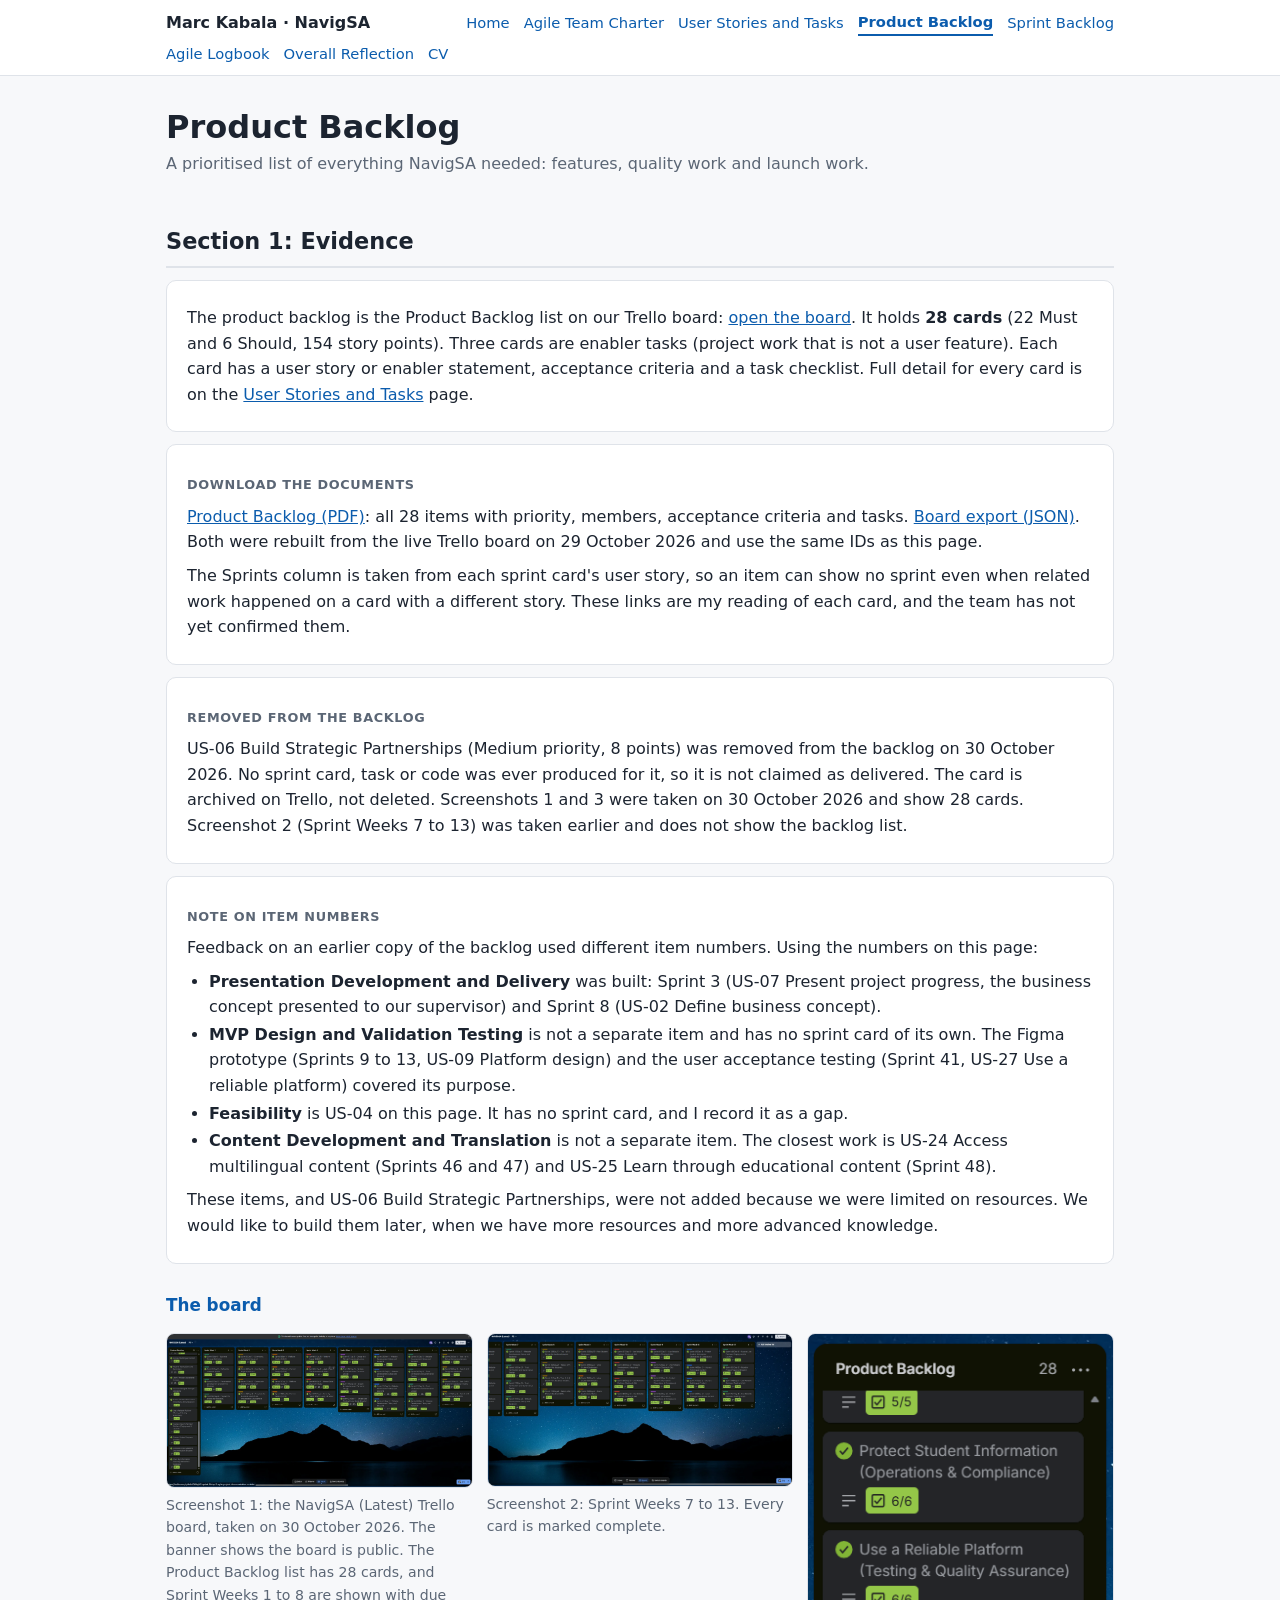
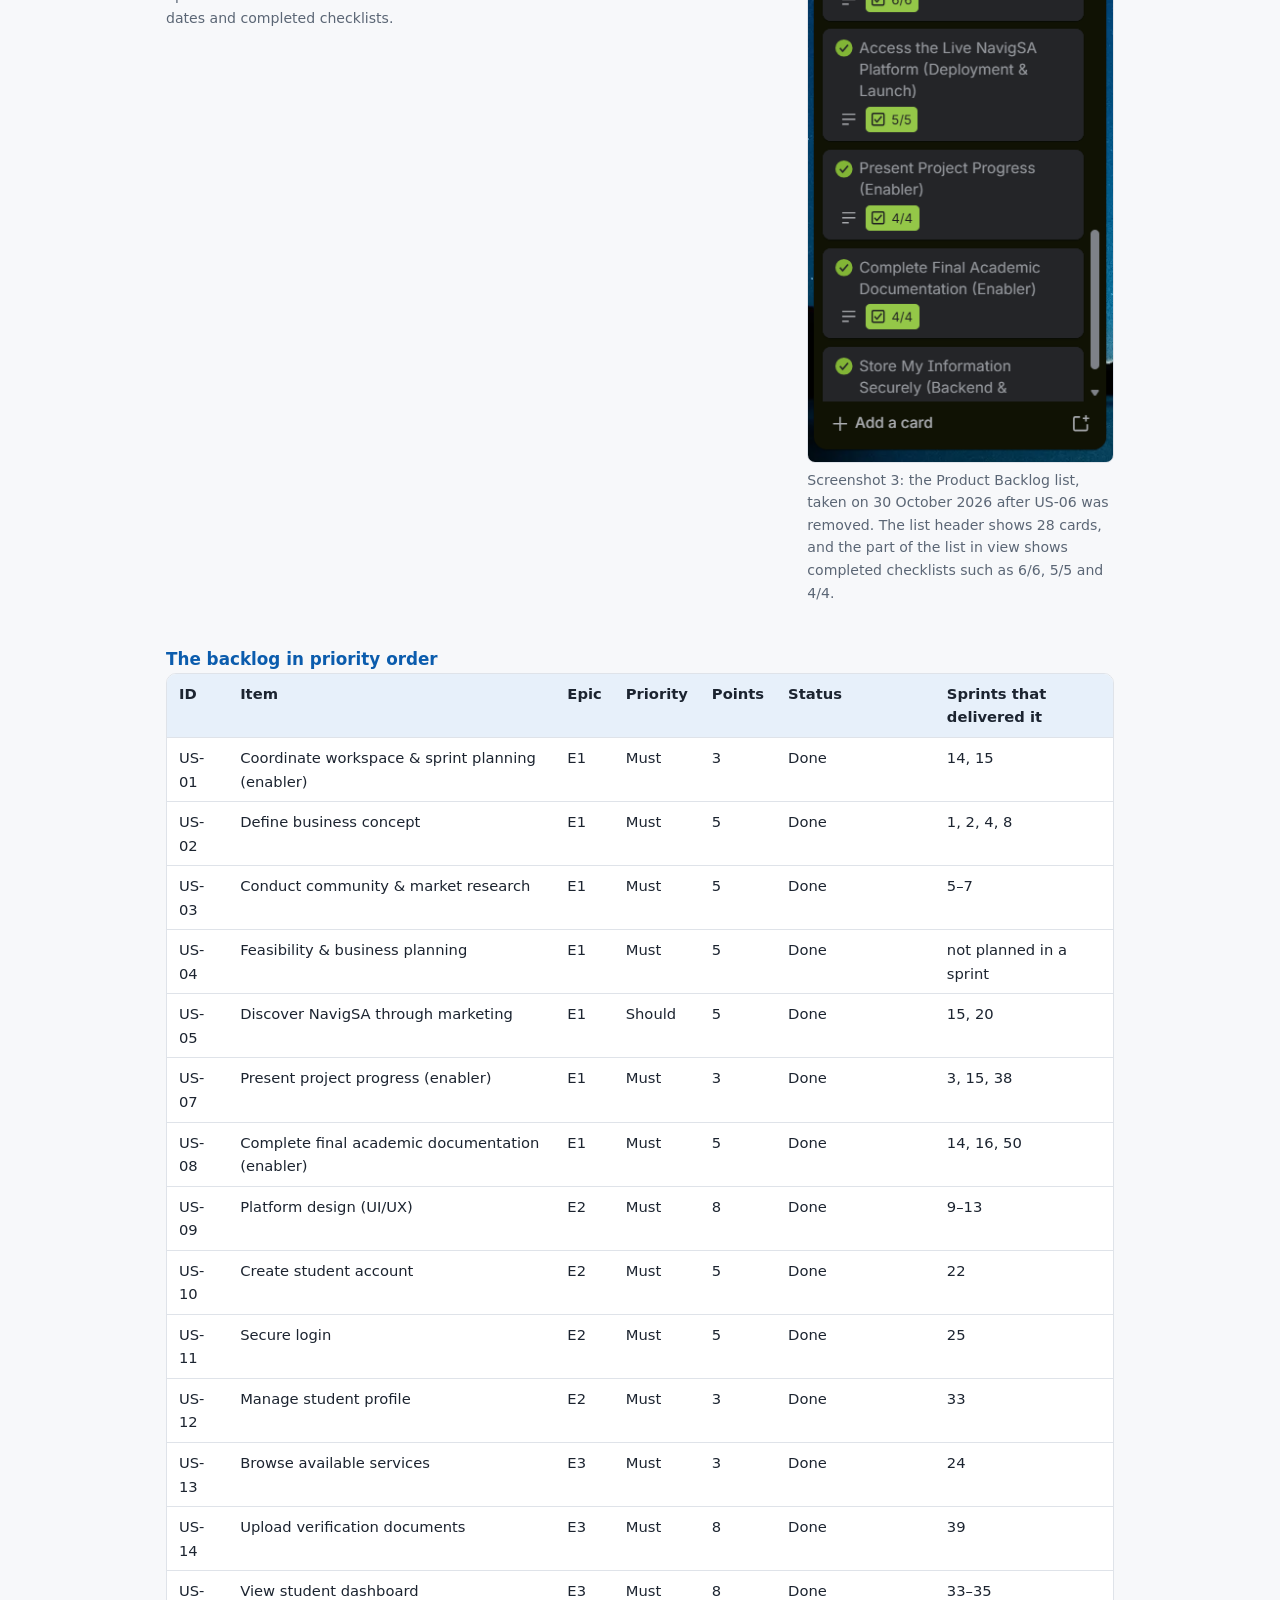
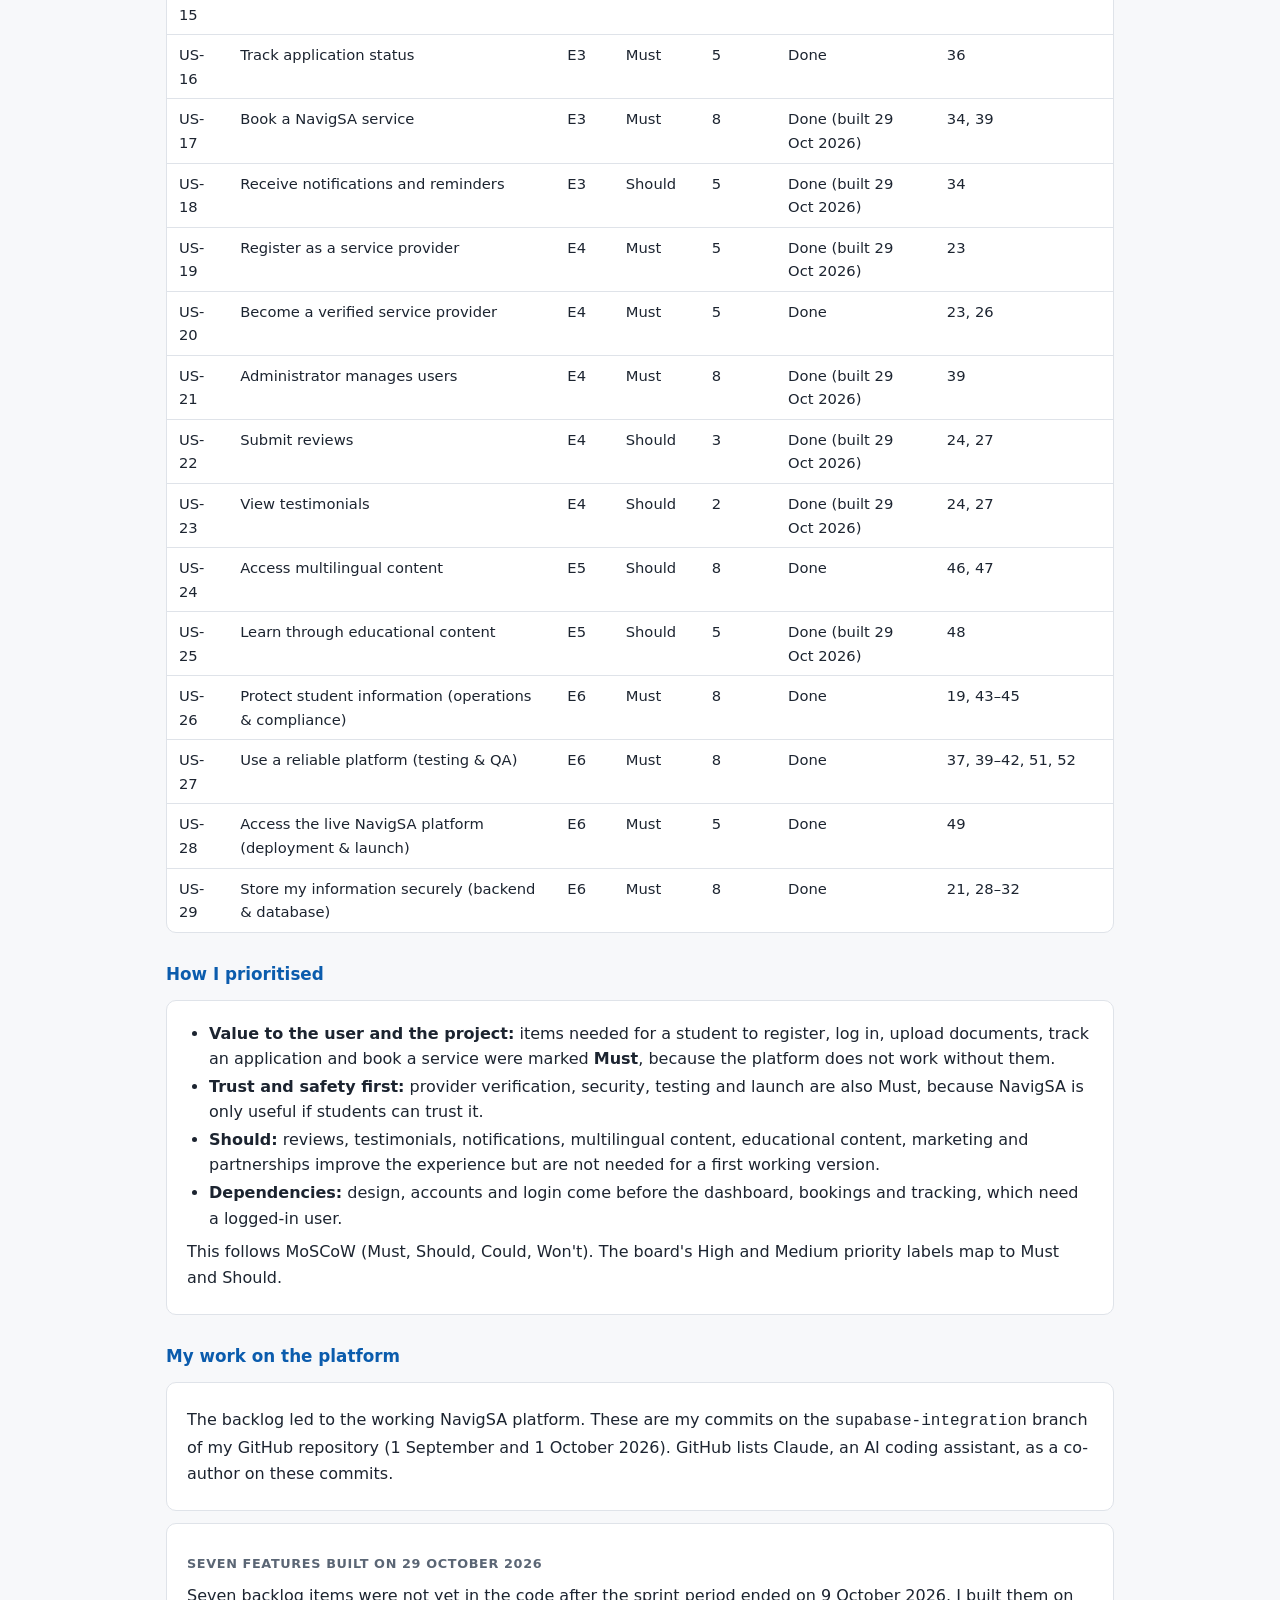
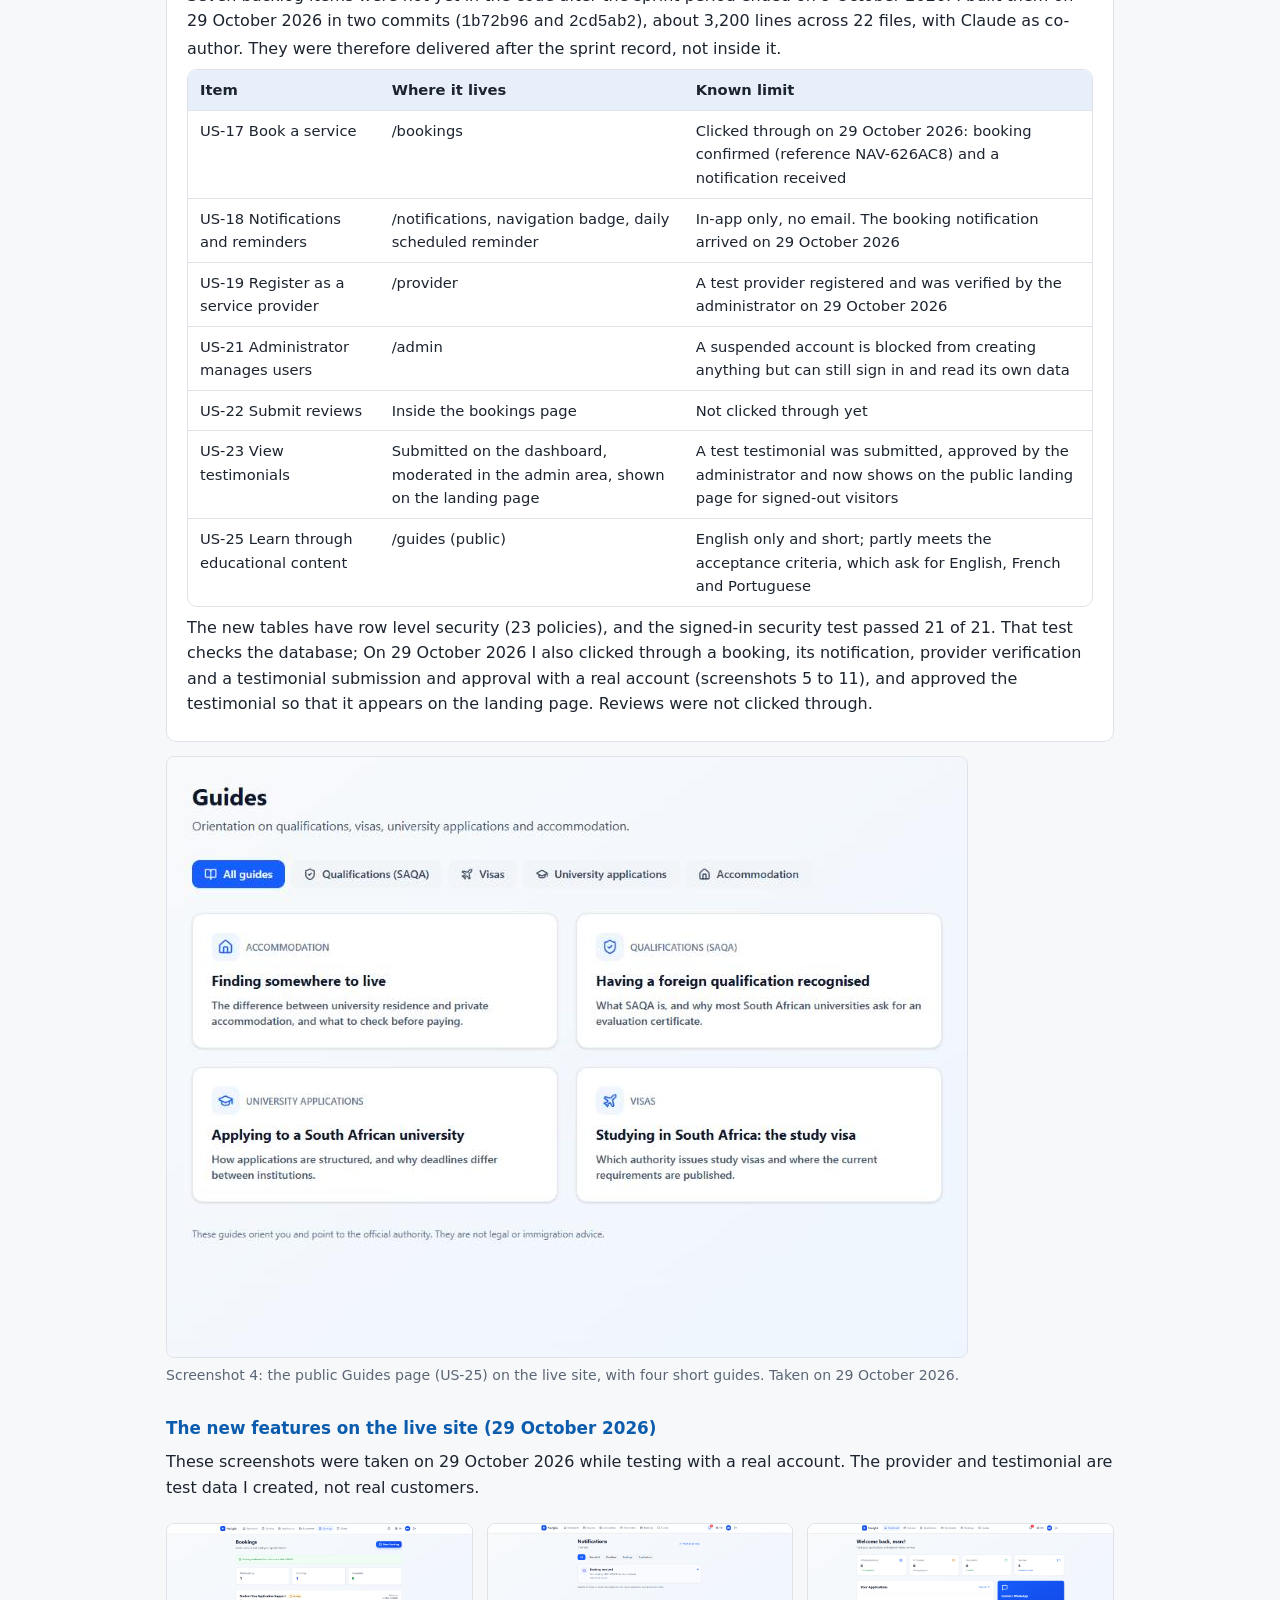
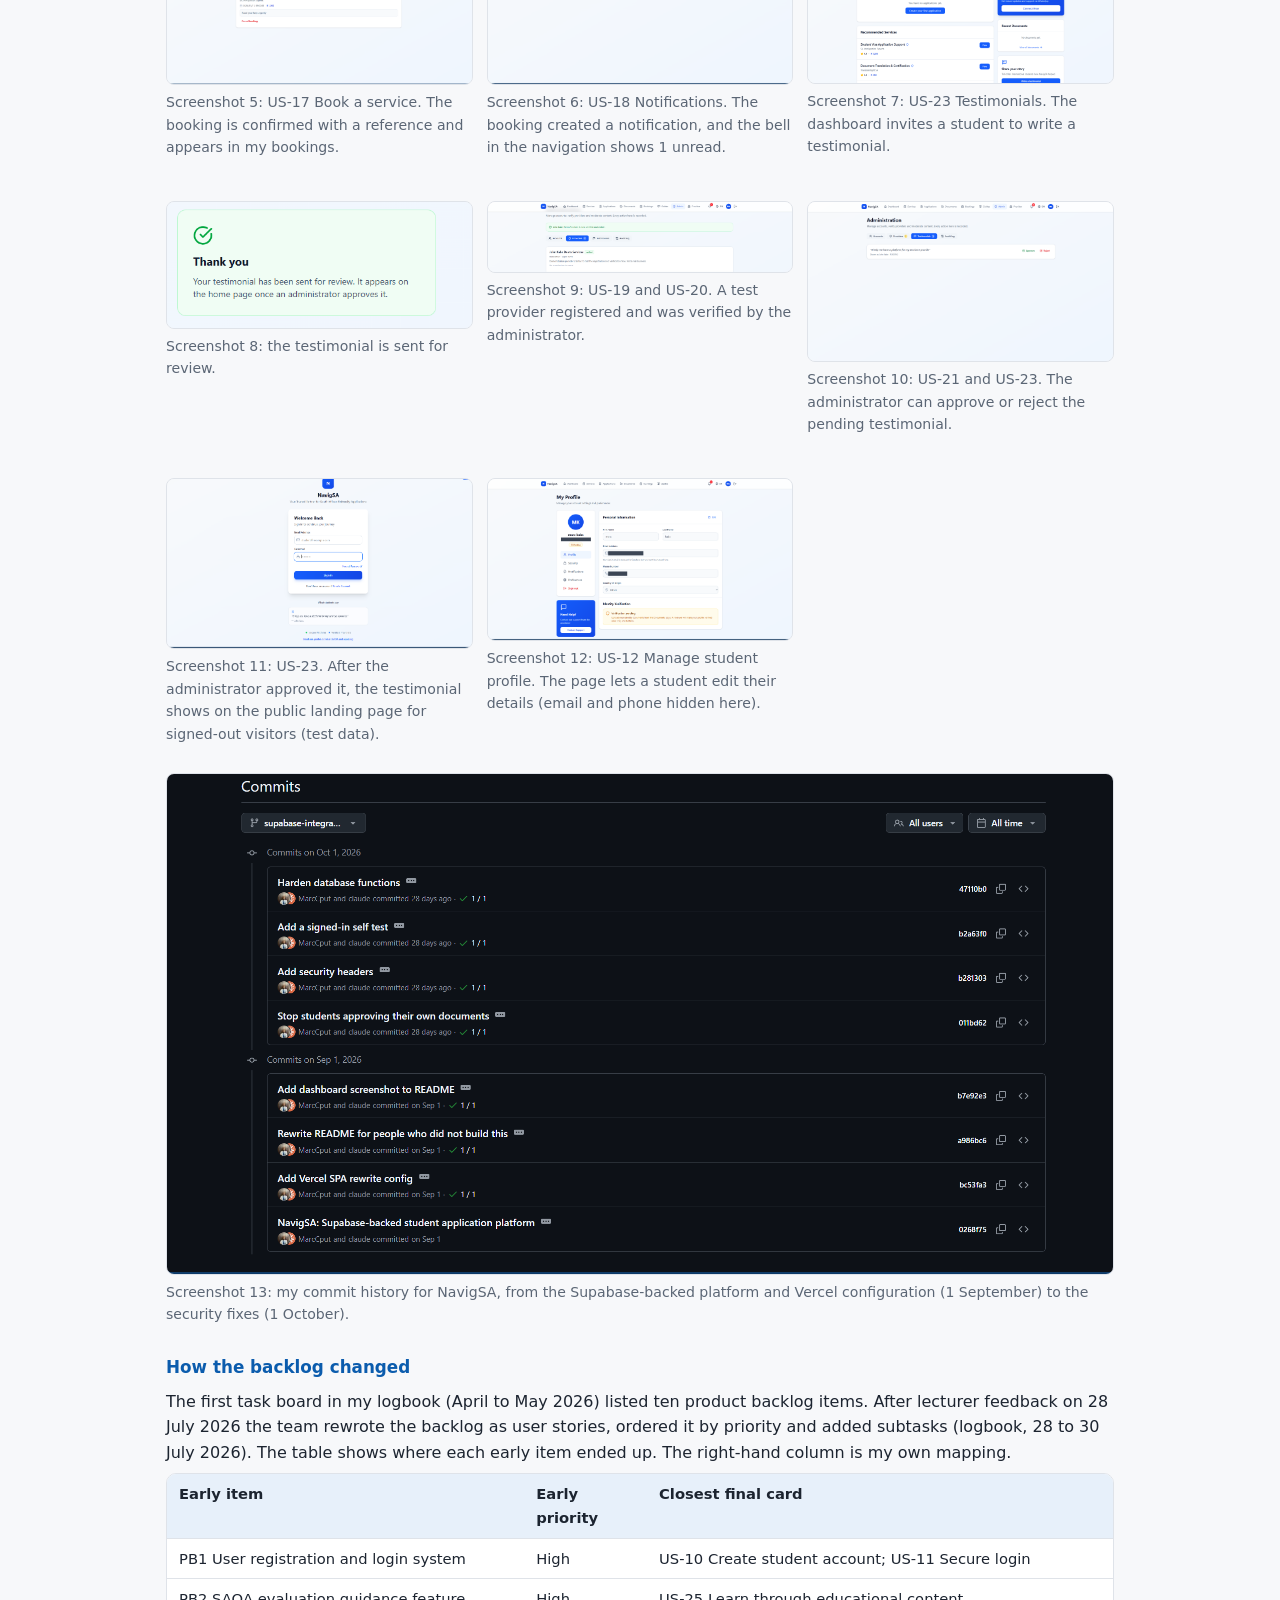
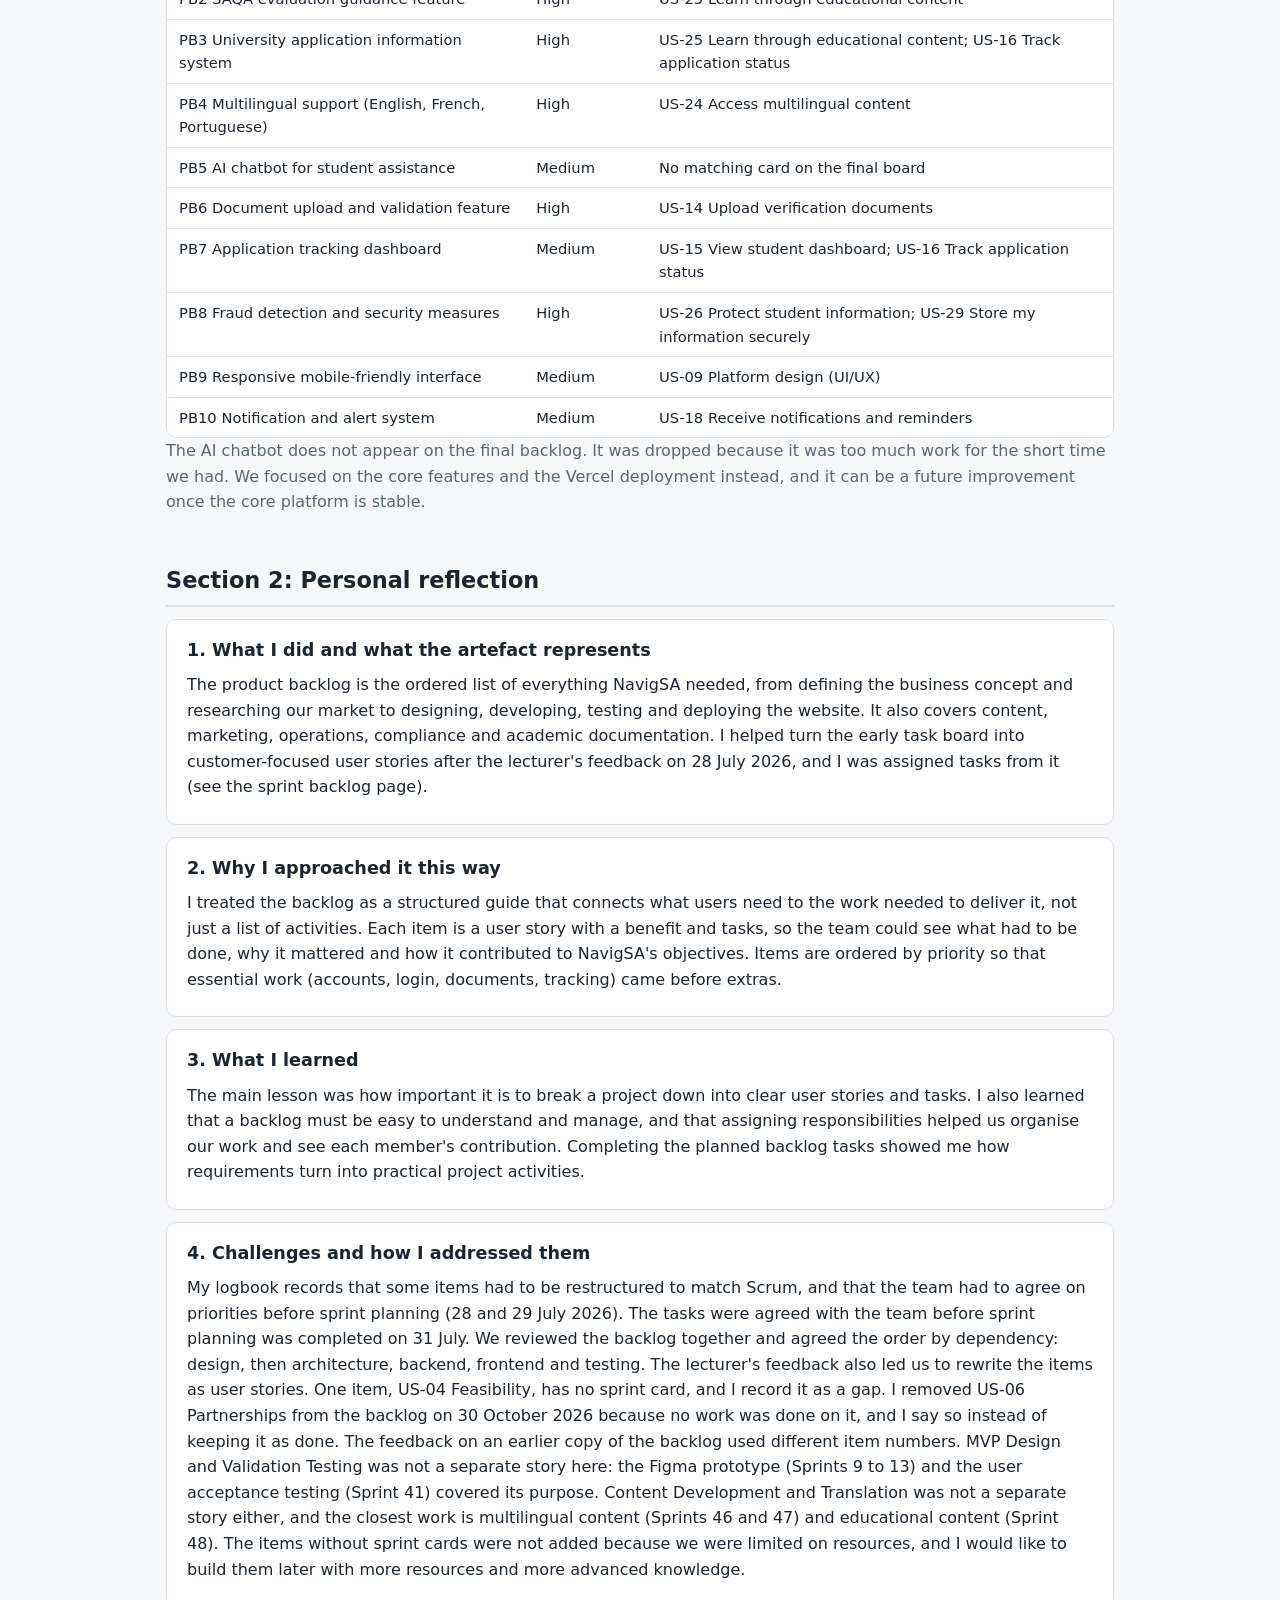
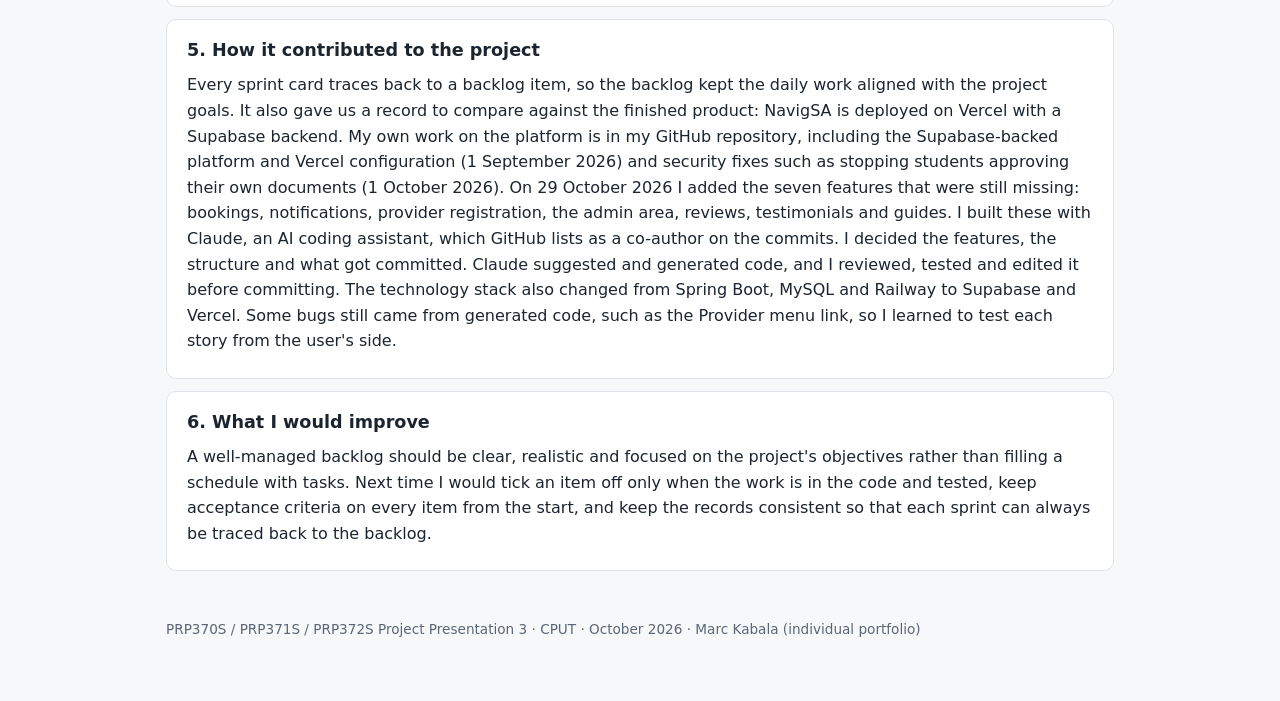
<file: agile-portfolio/product-backlog.html>
<!doctype html><html lang="en"><head><meta charset="utf-8"><meta name="viewport" content="width=device-width, initial-scale=1">
<title>Product Backlog | NavigSA Agile Portfolio | Marc Kabala</title>
<meta name="description" content="A prioritised list of everything NavigSA needed: features, quality work and launch work."><link rel="stylesheet" href="assets/style.css"></head><body>
<a class="skip" href="#main">Skip to content</a>
<div class="topnav"><div><span class="brand">Marc Kabala · NavigSA</span><a href="index.html">Home</a><a href="charter.html">Agile Team Charter</a><a href="user-stories.html">User Stories and Tasks</a><a href="product-backlog.html" class=cur aria-current=page>Product Backlog</a><a href="sprint-backlog.html">Sprint Backlog</a><a href="logbook.html">Agile Logbook</a><a href="reflection-overall.html">Overall Reflection</a><a href="../">CV</a></div></div>
<main id="main"><h1>Product Backlog</h1><p class="sub">A prioritised list of everything NavigSA needed: features, quality work and launch work.</p>

<h2>Section 1: Evidence</h2>
<div class=panel><p>The product backlog is the Product Backlog list on our Trello board: <a href="https://trello.com/b/DyHkocWW/navigsa-copy-with-checklists">open the board</a>. It holds <strong>28 cards</strong> (22 Must and 6 Should, 154 story points). Three cards are enabler tasks (project work that is not a user feature). Each card has a user story or enabler statement, acceptance criteria and a task checklist. Full detail for every card is on the <a href="user-stories.html">User Stories and Tasks</a> page.</p></div>
<div class=panel><h4>Download the documents</h4><p><a href="evidence/NavigSA_Product_Backlog.pdf">Product Backlog (PDF)</a>: all 28 items with priority, members, acceptance criteria and tasks. <a href="evidence/navigsa_trello_export.json">Board export (JSON)</a>. Both were rebuilt from the live Trello board on 29 October 2026 and use the same IDs as this page.</p><p>The Sprints column is taken from each sprint card's user story, so an item can show no sprint even when related work happened on a card with a different story. These links are my reading of each card, and the team has not yet confirmed them.</p></div><div class=panel><h4>Removed from the backlog</h4><p>US-06 Build Strategic Partnerships (Medium priority, 8 points) was removed from the backlog on 30 October 2026. No sprint card, task or code was ever produced for it, so it is not claimed as delivered. The card is archived on Trello, not deleted. Screenshots 1 and 3 were taken on 30 October 2026 and show 28 cards. Screenshot 2 (Sprint Weeks 7 to 13) was taken earlier and does not show the backlog list.</p></div><div class=panel><h4>Note on item numbers</h4><p>Feedback on an earlier copy of the backlog used different item numbers. Using the numbers on this page:</p><ul><li><strong>Presentation Development and Delivery</strong> was built: Sprint 3 (US-07 Present project progress, the business concept presented to our supervisor) and Sprint 8 (US-02 Define business concept).</li><li><strong>MVP Design and Validation Testing</strong> is not a separate item and has no sprint card of its own. The Figma prototype (Sprints 9 to 13, US-09 Platform design) and the user acceptance testing (Sprint 41, US-27 Use a reliable platform) covered its purpose.</li><li><strong>Feasibility</strong> is US-04 on this page. It has no sprint card, and I record it as a gap.</li><li><strong>Content Development and Translation</strong> is not a separate item. The closest work is US-24 Access multilingual content (Sprints 46 and 47) and US-25 Learn through educational content (Sprint 48).</li></ul><p>These items, and US-06 Build Strategic Partnerships, were not added because we were limited on resources. We would like to build them later, when we have more resources and more advanced knowledge.</p></div><h3 class=epic>The board</h3><div class=shots><figure><a href="assets/screens/board-weeks-1-8.webp"><img src="assets/screens/board-weeks-1-8.webp" alt="The NavigSA (Latest) Trello board, set to public, showing the Product Backlog list with 28 cards and Sprint Weeks 1 to 8 with every card complete" loading="lazy"></a><figcaption>Screenshot 1: the NavigSA (Latest) Trello board, taken on 30 October 2026. The banner shows the board is public. The Product Backlog list has 28 cards, and Sprint Weeks 1 to 8 are shown with due dates and completed checklists.</figcaption></figure><figure><a href="assets/screens/board-weeks-7-13.webp"><img src="assets/screens/board-weeks-7-13.webp" alt="The NavigSA Trello board showing Sprint Weeks 7 to 13, all cards marked complete with checklists at 100 percent" loading="lazy"></a><figcaption>Screenshot 2: Sprint Weeks 7 to 13. Every card is marked complete.</figcaption></figure><figure><a href="assets/screens/product-backlog-list-28.png"><img src="assets/screens/product-backlog-list-28.png" alt="The Product Backlog list on Trello showing 28 cards, scrolled to the bottom, with completed checklists such as 6/6, 5/5 and 4/4" loading="lazy"></a><figcaption>Screenshot 3: the Product Backlog list, taken on 30 October 2026 after US-06 was removed. The list header shows 28 cards, and the part of the list in view shows completed checklists such as 6/6, 5/5 and 4/4.</figcaption></figure></div><h3 class=epic>The backlog in priority order</h3>
<div class=table-wrap><table><thead><tr><th>ID</th><th>Item</th><th>Epic</th><th>Priority</th><th>Points</th><th>Status</th><th>Sprints that delivered it</th></tr></thead><tbody><tr><td>US-01</td><td>Coordinate workspace &amp; sprint planning (enabler)</td><td>E1</td><td>Must</td><td>3</td><td>Done</td><td>14, 15</td></tr><tr><td>US-02</td><td>Define business concept</td><td>E1</td><td>Must</td><td>5</td><td>Done</td><td>1, 2, 4, 8</td></tr><tr><td>US-03</td><td>Conduct community &amp; market research</td><td>E1</td><td>Must</td><td>5</td><td>Done</td><td>5–7</td></tr><tr><td>US-04</td><td>Feasibility &amp; business planning</td><td>E1</td><td>Must</td><td>5</td><td>Done</td><td>not planned in a sprint</td></tr><tr><td>US-05</td><td>Discover NavigSA through marketing</td><td>E1</td><td>Should</td><td>5</td><td>Done</td><td>15, 20</td></tr><tr><td>US-07</td><td>Present project progress (enabler)</td><td>E1</td><td>Must</td><td>3</td><td>Done</td><td>3, 15, 38</td></tr><tr><td>US-08</td><td>Complete final academic documentation (enabler)</td><td>E1</td><td>Must</td><td>5</td><td>Done</td><td>14, 16, 50</td></tr><tr><td>US-09</td><td>Platform design (UI/UX)</td><td>E2</td><td>Must</td><td>8</td><td>Done</td><td>9–13</td></tr><tr><td>US-10</td><td>Create student account</td><td>E2</td><td>Must</td><td>5</td><td>Done</td><td>22</td></tr><tr><td>US-11</td><td>Secure login</td><td>E2</td><td>Must</td><td>5</td><td>Done</td><td>25</td></tr><tr><td>US-12</td><td>Manage student profile</td><td>E2</td><td>Must</td><td>3</td><td>Done</td><td>33</td></tr><tr><td>US-13</td><td>Browse available services</td><td>E3</td><td>Must</td><td>3</td><td>Done</td><td>24</td></tr><tr><td>US-14</td><td>Upload verification documents</td><td>E3</td><td>Must</td><td>8</td><td>Done</td><td>39</td></tr><tr><td>US-15</td><td>View student dashboard</td><td>E3</td><td>Must</td><td>8</td><td>Done</td><td>33–35</td></tr><tr><td>US-16</td><td>Track application status</td><td>E3</td><td>Must</td><td>5</td><td>Done</td><td>36</td></tr><tr><td>US-17</td><td>Book a NavigSA service</td><td>E3</td><td>Must</td><td>8</td><td>Done (built 29 Oct 2026)</td><td>34, 39</td></tr><tr><td>US-18</td><td>Receive notifications and reminders</td><td>E3</td><td>Should</td><td>5</td><td>Done (built 29 Oct 2026)</td><td>34</td></tr><tr><td>US-19</td><td>Register as a service provider</td><td>E4</td><td>Must</td><td>5</td><td>Done (built 29 Oct 2026)</td><td>23</td></tr><tr><td>US-20</td><td>Become a verified service provider</td><td>E4</td><td>Must</td><td>5</td><td>Done</td><td>23, 26</td></tr><tr><td>US-21</td><td>Administrator manages users</td><td>E4</td><td>Must</td><td>8</td><td>Done (built 29 Oct 2026)</td><td>39</td></tr><tr><td>US-22</td><td>Submit reviews</td><td>E4</td><td>Should</td><td>3</td><td>Done (built 29 Oct 2026)</td><td>24, 27</td></tr><tr><td>US-23</td><td>View testimonials</td><td>E4</td><td>Should</td><td>2</td><td>Done (built 29 Oct 2026)</td><td>24, 27</td></tr><tr><td>US-24</td><td>Access multilingual content</td><td>E5</td><td>Should</td><td>8</td><td>Done</td><td>46, 47</td></tr><tr><td>US-25</td><td>Learn through educational content</td><td>E5</td><td>Should</td><td>5</td><td>Done (built 29 Oct 2026)</td><td>48</td></tr><tr><td>US-26</td><td>Protect student information (operations &amp; compliance)</td><td>E6</td><td>Must</td><td>8</td><td>Done</td><td>19, 43–45</td></tr><tr><td>US-27</td><td>Use a reliable platform (testing &amp; QA)</td><td>E6</td><td>Must</td><td>8</td><td>Done</td><td>37, 39–42, 51, 52</td></tr><tr><td>US-28</td><td>Access the live NavigSA platform (deployment &amp; launch)</td><td>E6</td><td>Must</td><td>5</td><td>Done</td><td>49</td></tr><tr><td>US-29</td><td>Store my information securely (backend &amp; database)</td><td>E6</td><td>Must</td><td>8</td><td>Done</td><td>21, 28–32</td></tr></tbody></table></div>
<h3 class=epic>How I prioritised</h3>
<div class=panel><ul><li><strong>Value to the user and the project:</strong> items needed for a student to register, log in, upload documents, track an application and book a service were marked <strong>Must</strong>, because the platform does not work without them.</li>
<li><strong>Trust and safety first:</strong> provider verification, security, testing and launch are also Must, because NavigSA is only useful if students can trust it.</li>
<li><strong>Should:</strong> reviews, testimonials, notifications, multilingual content, educational content, marketing and partnerships improve the experience but are not needed for a first working version.</li>
<li><strong>Dependencies:</strong> design, accounts and login come before the dashboard, bookings and tracking, which need a logged-in user.</li></ul>
<p>This follows MoSCoW (Must, Should, Could, Won't). The board's High and Medium priority labels map to Must and Should.</p></div>
<h3 class=epic>My work on the platform</h3><div class=panel><p>The backlog led to the working NavigSA platform. These are my commits on the <code>supabase-integration</code> branch of my GitHub repository (1 September and 1 October 2026). GitHub lists Claude, an AI coding assistant, as a co-author on these commits.</p></div><div class=panel><h4>Seven features built on 29 October 2026</h4><p>Seven backlog items were not yet in the code after the sprint period ended on 9 October 2026. I built them on 29 October 2026 in two commits (<code>1b72b96</code> and <code>2cd5ab2</code>), about 3,200 lines across 22 files, with Claude as co-author. They were therefore delivered after the sprint record, not inside it.</p><div class=table-wrap><table><thead><tr><th>Item</th><th>Where it lives</th><th>Known limit</th></tr></thead><tbody><tr><td>US-17 Book a service</td><td>/bookings</td><td>Clicked through on 29 October 2026: booking confirmed (reference NAV-626AC8) and a notification received</td></tr><tr><td>US-18 Notifications and reminders</td><td>/notifications, navigation badge, daily scheduled reminder</td><td>In-app only, no email. The booking notification arrived on 29 October 2026</td></tr><tr><td>US-19 Register as a service provider</td><td>/provider</td><td>A test provider registered and was verified by the administrator on 29 October 2026</td></tr><tr><td>US-21 Administrator manages users</td><td>/admin</td><td>A suspended account is blocked from creating anything but can still sign in and read its own data</td></tr><tr><td>US-22 Submit reviews</td><td>Inside the bookings page</td><td>Not clicked through yet</td></tr><tr><td>US-23 View testimonials</td><td>Submitted on the dashboard, moderated in the admin area, shown on the landing page</td><td>A test testimonial was submitted, approved by the administrator and now shows on the public landing page for signed-out visitors</td></tr><tr><td>US-25 Learn through educational content</td><td>/guides (public)</td><td>English only and short; partly meets the acceptance criteria, which ask for English, French and Portuguese</td></tr></tbody></table></div><p>The new tables have row level security (23 policies), and the signed-in security test passed 21 of 21. That test checks the database; On 29 October 2026 I also clicked through a booking, its notification, provider verification and a testimonial submission and approval with a real account (screenshots 5 to 11), and approved the testimonial so that it appears on the landing page. Reviews were not clicked through.</p></div><figure><a href="assets/screens/guides-page.jpg"><img src="assets/screens/guides-page.jpg" alt="The live NavigSA Guides page showing four guide cards: accommodation, qualifications (SAQA), university applications and visas" loading="lazy"></a><figcaption>Screenshot 4: the public Guides page (US-25) on the live site, with four short guides. Taken on 29 October 2026.</figcaption></figure><h3 class=epic>The new features on the live site (29 October 2026)</h3><p>These screenshots were taken on 29 October 2026 while testing with a real account. The provider and testimonial are test data I created, not real customers.</p><div class=shots><figure><a href="assets/screens/feature-bookings.png"><img src="assets/screens/feature-bookings.png" alt="The Bookings page after a booking was made, showing a confirmation message with reference NAV-626AC8 and a pending Student Visa Application Support booking" loading="lazy"></a><figcaption>Screenshot 5: US-17 Book a service. The booking is confirmed with a reference and appears in my bookings.</figcaption></figure><figure><a href="assets/screens/feature-notifications.png"><img src="assets/screens/feature-notifications.png" alt="The Notifications page showing one unread notification, Booking received, for booking NAV-626AC8" loading="lazy"></a><figcaption>Screenshot 6: US-18 Notifications. The booking created a notification, and the bell in the navigation shows 1 unread.</figcaption></figure><figure><a href="assets/screens/feature-dashboard-testimonial.png"><img src="assets/screens/feature-dashboard-testimonial.png" alt="The student dashboard with a Share your story box and a Write a testimonial button" loading="lazy"></a><figcaption>Screenshot 7: US-23 Testimonials. The dashboard invites a student to write a testimonial.</figcaption></figure><figure><a href="assets/screens/feature-testimonial-sent.png"><img src="assets/screens/feature-testimonial-sent.png" alt="A Thank you message saying the testimonial has been sent for review and appears on the home page once an administrator approves it" loading="lazy"></a><figcaption>Screenshot 8: the testimonial is sent for review.</figcaption></figure><figure><a href="assets/screens/feature-admin-providers.png"><img src="assets/screens/feature-admin-providers.png" alt="The Administration page, Providers tab, showing a demonstration provider, John Kabs Demo Services, marked verified" loading="lazy"></a><figcaption>Screenshot 9: US-19 and US-20. A test provider registered and was verified by the administrator.</figcaption></figure><figure><a href="assets/screens/feature-admin-testimonials.png"><img src="assets/screens/feature-admin-testimonials.png" alt="The Administration page, Testimonials tab, showing a pending testimonial with Approve and Reject buttons" loading="lazy"></a><figcaption>Screenshot 10: US-21 and US-23. The administrator can approve or reject the pending testimonial.</figcaption></figure><figure><a href="assets/screens/feature-landing-testimonial.png"><img src="assets/screens/feature-landing-testimonial.png" alt="The public NavigSA sign-in page with a What students say section showing the approved testimonial: It help me have a platform for my services I provide, by John Kabs" loading="lazy"></a><figcaption>Screenshot 11: US-23. After the administrator approved it, the testimonial shows on the public landing page for signed-out visitors (test data).</figcaption></figure><figure><a href="assets/screens/feature-profile.png"><img src="assets/screens/feature-profile.png" alt="The My Profile page with personal information fields; the email address and phone number are hidden" loading="lazy"></a><figcaption>Screenshot 12: US-12 Manage student profile. The page lets a student edit their details (email and phone hidden here).</figcaption></figure></div><figure><a href="assets/screens/github-commits.png"><img src="assets/screens/github-commits.png" alt="The GitHub commit history for the supabase-integration branch, listing commits on 1 September and 1 October 2026" loading="lazy"></a><figcaption>Screenshot 13: my commit history for NavigSA, from the Supabase-backed platform and Vercel configuration (1 September) to the security fixes (1 October).</figcaption></figure><h3 class=epic>How the backlog changed</h3>
<p>The first task board in my logbook (April to May 2026) listed ten product backlog items. After lecturer feedback on 28 July 2026 the team rewrote the backlog as user stories, ordered it by priority and added subtasks (logbook, 28 to 30 July 2026). The table shows where each early item ended up. The right-hand column is my own mapping.</p>
<div class=table-wrap><table><thead><tr><th>Early item</th><th>Early priority</th><th>Closest final card</th></tr></thead><tbody><tr><td>PB1 User registration and login system</td><td>High</td><td>US-10 Create student account; US-11 Secure login</td></tr><tr><td>PB2 SAQA evaluation guidance feature</td><td>High</td><td>US-25 Learn through educational content</td></tr><tr><td>PB3 University application information system</td><td>High</td><td>US-25 Learn through educational content; US-16 Track application status</td></tr><tr><td>PB4 Multilingual support (English, French, Portuguese)</td><td>High</td><td>US-24 Access multilingual content</td></tr><tr><td>PB5 AI chatbot for student assistance</td><td>Medium</td><td>No matching card on the final board</td></tr><tr><td>PB6 Document upload and validation feature</td><td>High</td><td>US-14 Upload verification documents</td></tr><tr><td>PB7 Application tracking dashboard</td><td>Medium</td><td>US-15 View student dashboard; US-16 Track application status</td></tr><tr><td>PB8 Fraud detection and security measures</td><td>High</td><td>US-26 Protect student information; US-29 Store my information securely</td></tr><tr><td>PB9 Responsive mobile-friendly interface</td><td>Medium</td><td>US-09 Platform design (UI/UX)</td></tr><tr><td>PB10 Notification and alert system</td><td>Medium</td><td>US-18 Receive notifications and reminders</td></tr></tbody></table></div>
<p class=sub>The AI chatbot does not appear on the final backlog. It was dropped because it was too much work for the short time we had. We focused on the core features and the Vercel deployment instead, and it can be a future improvement once the core platform is stable.</p>
<h2 id=reflection>Section 2: Personal reflection</h2><div class=panel><h3>1. What I did and what the artefact represents</h3><p>The product backlog is the ordered list of everything NavigSA needed, from defining the business concept and researching our market to designing, developing, testing and deploying the website. It also covers content, marketing, operations, compliance and academic documentation. I helped turn the early task board into customer-focused user stories after the lecturer's feedback on 28 July 2026, and I was assigned tasks from it (see the sprint backlog page).</p></div><div class=panel><h3>2. Why I approached it this way</h3><p>I treated the backlog as a structured guide that connects what users need to the work needed to deliver it, not just a list of activities. Each item is a user story with a benefit and tasks, so the team could see what had to be done, why it mattered and how it contributed to NavigSA's objectives. Items are ordered by priority so that essential work (accounts, login, documents, tracking) came before extras.</p></div><div class=panel><h3>3. What I learned</h3><p>The main lesson was how important it is to break a project down into clear user stories and tasks. I also learned that a backlog must be easy to understand and manage, and that assigning responsibilities helped us organise our work and see each member's contribution. Completing the planned backlog tasks showed me how requirements turn into practical project activities.</p></div><div class=panel><h3>4. Challenges and how I addressed them</h3><p>My logbook records that some items had to be restructured to match Scrum, and that the team had to agree on priorities before sprint planning (28 and 29 July 2026). The tasks were agreed with the team before sprint planning was completed on 31 July. We reviewed the backlog together and agreed the order by dependency: design, then architecture, backend, frontend and testing. The lecturer's feedback also led us to rewrite the items as user stories. One item, US-04 Feasibility, has no sprint card, and I record it as a gap. I removed US-06 Partnerships from the backlog on 30 October 2026 because no work was done on it, and I say so instead of keeping it as done. The feedback on an earlier copy of the backlog used different item numbers. MVP Design and Validation Testing was not a separate story here: the Figma prototype (Sprints 9 to 13) and the user acceptance testing (Sprint 41) covered its purpose. Content Development and Translation was not a separate story either, and the closest work is multilingual content (Sprints 46 and 47) and educational content (Sprint 48). The items without sprint cards were not added because we were limited on resources, and I would like to build them later with more resources and more advanced knowledge.</p></div><div class=panel><h3>5. How it contributed to the project</h3><p>Every sprint card traces back to a backlog item, so the backlog kept the daily work aligned with the project goals. It also gave us a record to compare against the finished product: NavigSA is deployed on Vercel with a Supabase backend. My own work on the platform is in my GitHub repository, including the Supabase-backed platform and Vercel configuration (1 September 2026) and security fixes such as stopping students approving their own documents (1 October 2026). On 29 October 2026 I added the seven features that were still missing: bookings, notifications, provider registration, the admin area, reviews, testimonials and guides. I built these with Claude, an AI coding assistant, which GitHub lists as a co-author on the commits. I decided the features, the structure and what got committed. Claude suggested and generated code, and I reviewed, tested and edited it before committing. The technology stack also changed from Spring Boot, MySQL and Railway to Supabase and Vercel. Some bugs still came from generated code, such as the Provider menu link, so I learned to test each story from the user's side.</p></div><div class=panel><h3>6. What I would improve</h3><p>A well-managed backlog should be clear, realistic and focused on the project's objectives rather than filling a schedule with tasks. Next time I would tick an item off only when the work is in the code and tested, keep acceptance criteria on every item from the start, and keep the records consistent so that each sprint can always be traced back to the backlog.</p></div>
<footer>PRP370S / PRP371S / PRP372S Project Presentation 3 · CPUT · October 2026 · Marc Kabala (individual portfolio)</footer></main></body></html>
</file>
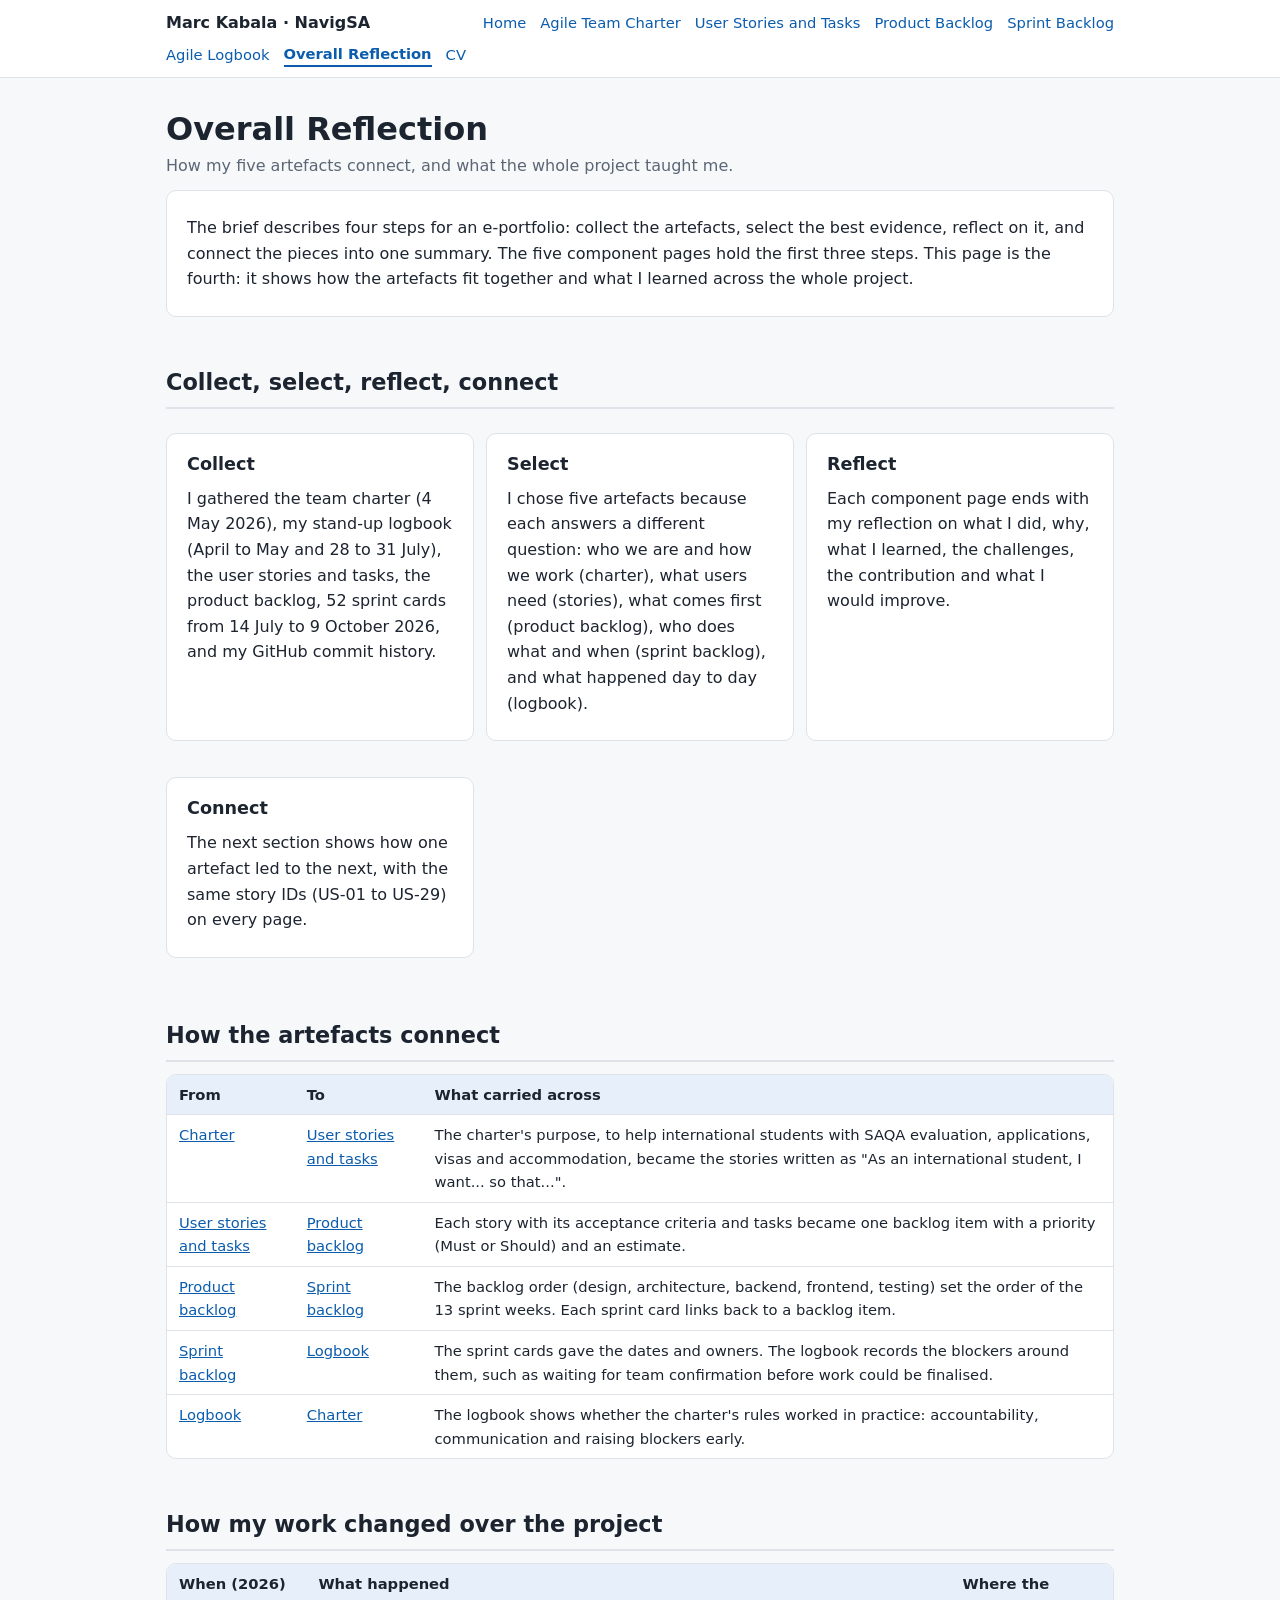
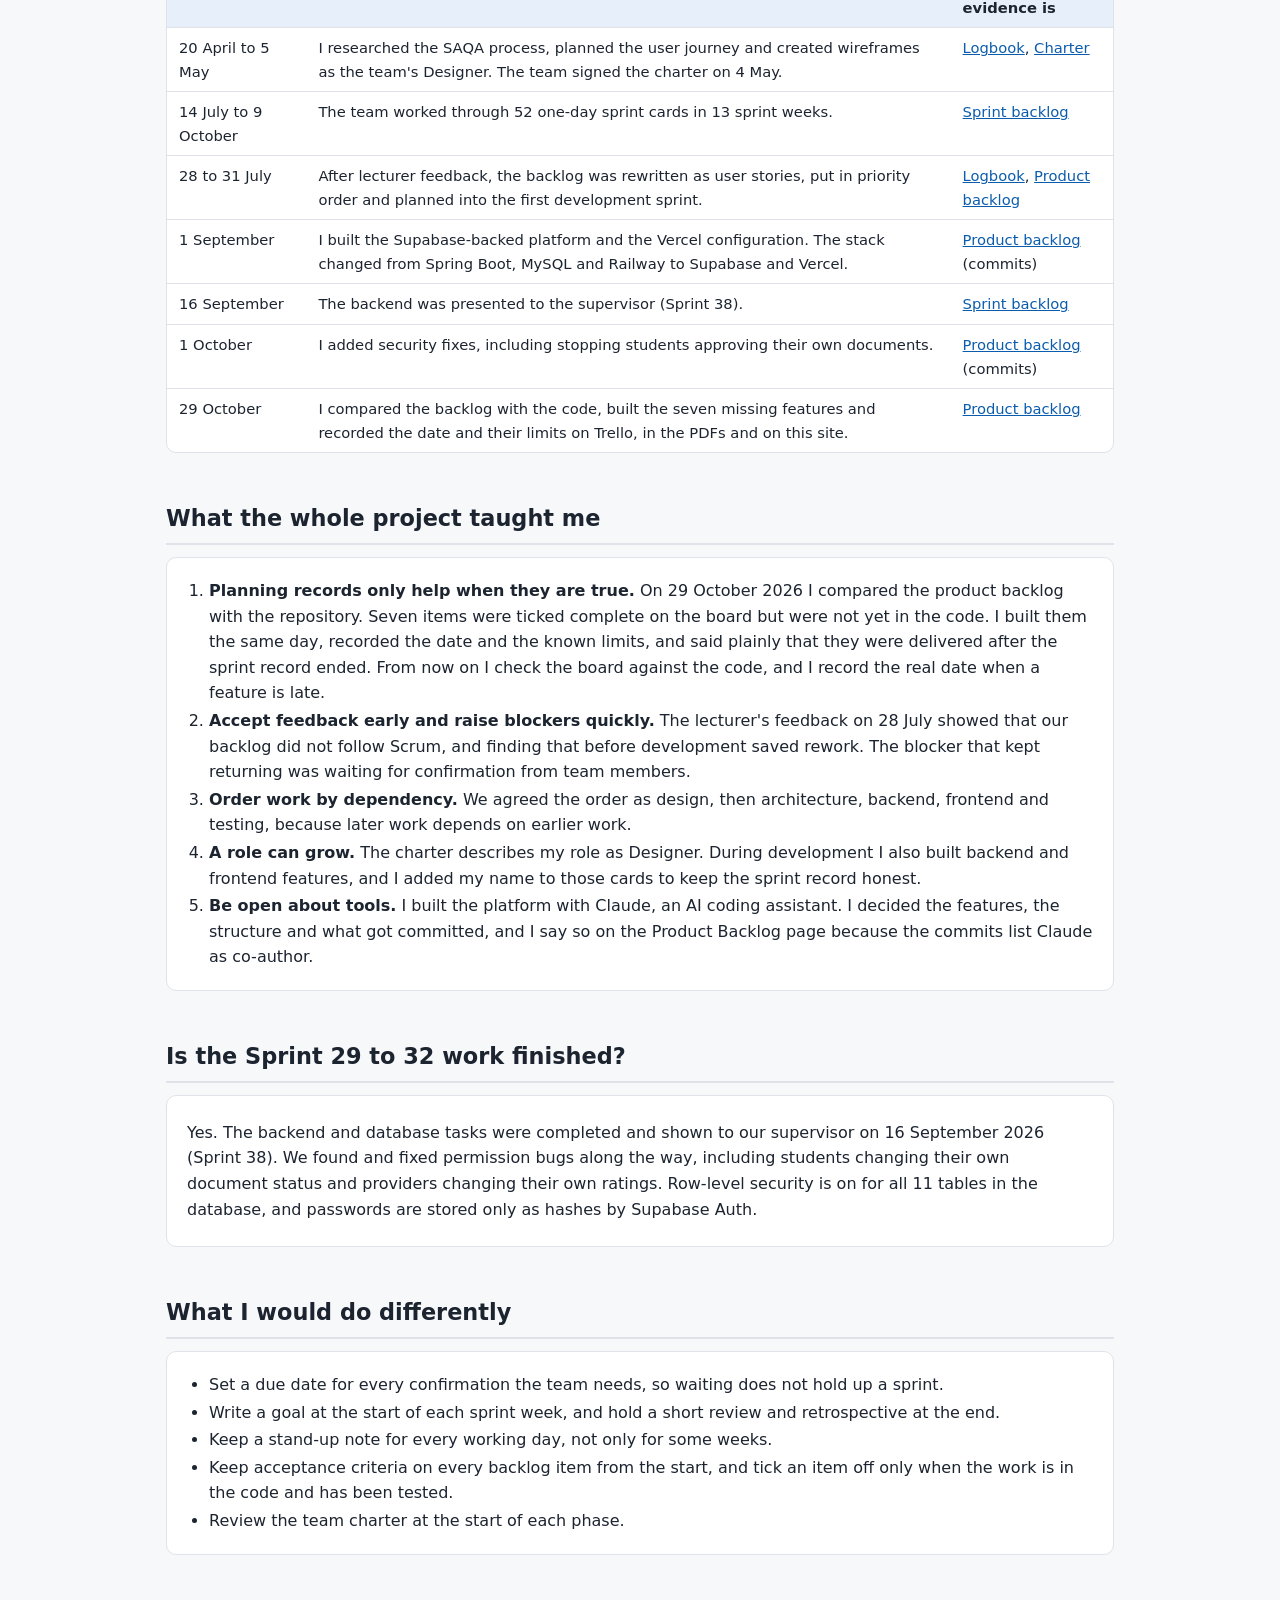
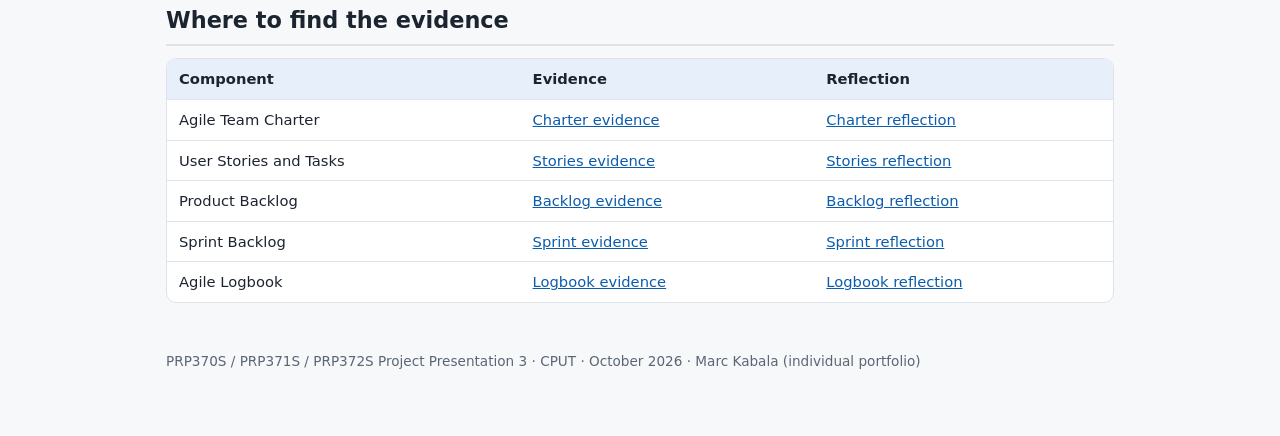
<file: agile-portfolio/reflection-overall.html>
<!doctype html><html lang="en"><head><meta charset="utf-8"><meta name="viewport" content="width=device-width, initial-scale=1">
<title>Overall Reflection | NavigSA Agile Portfolio | Marc Kabala</title>
<meta name="description" content="How my five artefacts connect, and what the whole project taught me."><link rel="stylesheet" href="assets/style.css"></head><body>
<a class="skip" href="#main">Skip to content</a>
<div class="topnav"><div><span class="brand">Marc Kabala · NavigSA</span><a href="index.html">Home</a><a href="charter.html">Agile Team Charter</a><a href="user-stories.html">User Stories and Tasks</a><a href="product-backlog.html">Product Backlog</a><a href="sprint-backlog.html">Sprint Backlog</a><a href="logbook.html">Agile Logbook</a><a href="reflection-overall.html" class=cur aria-current=page>Overall Reflection</a><a href="../">CV</a></div></div>
<main id="main"><h1>Overall Reflection</h1><p class="sub">How my five artefacts connect, and what the whole project taught me.</p>

<div class=panel><p>The brief describes four steps for an e-portfolio: collect the artefacts, select the best evidence, reflect on it, and connect the pieces into one summary. The five component pages hold the first three steps. This page is the fourth: it shows how the artefacts fit together and what I learned across the whole project.</p></div>
<h2>Collect, select, reflect, connect</h2>
<div class=two>
<div class=panel><h3>Collect</h3><p>I gathered the team charter (4 May 2026), my stand-up logbook (April to May and 28 to 31 July), the user stories and tasks, the product backlog, 52 sprint cards from 14 July to 9 October 2026, and my GitHub commit history.</p></div>
<div class=panel><h3>Select</h3><p>I chose five artefacts because each answers a different question: who we are and how we work (charter), what users need (stories), what comes first (product backlog), who does what and when (sprint backlog), and what happened day to day (logbook).</p></div>
<div class=panel><h3>Reflect</h3><p>Each component page ends with my reflection on what I did, why, what I learned, the challenges, the contribution and what I would improve.</p></div>
<div class=panel><h3>Connect</h3><p>The next section shows how one artefact led to the next, with the same story IDs (US-01 to US-29) on every page.</p></div></div>
<h2>How the artefacts connect</h2>
<div class=table-wrap><table><thead><tr><th>From</th><th>To</th><th>What carried across</th></tr></thead><tbody><tr><td><a href="charter.html">Charter</a></td><td><a href="user-stories.html">User stories and tasks</a></td><td>The charter's purpose, to help international students with SAQA evaluation, applications, visas and accommodation, became the stories written as "As an international student, I want... so that...".</td></tr><tr><td><a href="user-stories.html">User stories and tasks</a></td><td><a href="product-backlog.html">Product backlog</a></td><td>Each story with its acceptance criteria and tasks became one backlog item with a priority (Must or Should) and an estimate.</td></tr><tr><td><a href="product-backlog.html">Product backlog</a></td><td><a href="sprint-backlog.html">Sprint backlog</a></td><td>The backlog order (design, architecture, backend, frontend, testing) set the order of the 13 sprint weeks. Each sprint card links back to a backlog item.</td></tr><tr><td><a href="sprint-backlog.html">Sprint backlog</a></td><td><a href="logbook.html">Logbook</a></td><td>The sprint cards gave the dates and owners. The logbook records the blockers around them, such as waiting for team confirmation before work could be finalised.</td></tr><tr><td><a href="logbook.html">Logbook</a></td><td><a href="charter.html">Charter</a></td><td>The logbook shows whether the charter's rules worked in practice: accountability, communication and raising blockers early.</td></tr></tbody></table></div>
<h2>How my work changed over the project</h2>
<div class=table-wrap><table><thead><tr><th>When (2026)</th><th>What happened</th><th>Where the evidence is</th></tr></thead><tbody><tr><td>20 April to 5 May</td><td>I researched the SAQA process, planned the user journey and created wireframes as the team's Designer. The team signed the charter on 4 May.</td><td><a href="logbook.html">Logbook</a>, <a href="charter.html">Charter</a></td></tr><tr><td>14 July to 9 October</td><td>The team worked through 52 one-day sprint cards in 13 sprint weeks.</td><td><a href="sprint-backlog.html">Sprint backlog</a></td></tr><tr><td>28 to 31 July</td><td>After lecturer feedback, the backlog was rewritten as user stories, put in priority order and planned into the first development sprint.</td><td><a href="logbook.html">Logbook</a>, <a href="product-backlog.html">Product backlog</a></td></tr><tr><td>1 September</td><td>I built the Supabase-backed platform and the Vercel configuration. The stack changed from Spring Boot, MySQL and Railway to Supabase and Vercel.</td><td><a href="product-backlog.html">Product backlog</a> (commits)</td></tr><tr><td>16 September</td><td>The backend was presented to the supervisor (Sprint 38).</td><td><a href="sprint-backlog.html">Sprint backlog</a></td></tr><tr><td>1 October</td><td>I added security fixes, including stopping students approving their own documents.</td><td><a href="product-backlog.html">Product backlog</a> (commits)</td></tr><tr><td>29 October</td><td>I compared the backlog with the code, built the seven missing features and recorded the date and their limits on Trello, in the PDFs and on this site.</td><td><a href="product-backlog.html">Product backlog</a></td></tr></tbody></table></div>
<h2>What the whole project taught me</h2>
<div class=panel><ol>
<li><strong>Planning records only help when they are true.</strong> On 29 October 2026 I compared the product backlog with the repository. Seven items were ticked complete on the board but were not yet in the code. I built them the same day, recorded the date and the known limits, and said plainly that they were delivered after the sprint record ended. From now on I check the board against the code, and I record the real date when a feature is late.</li>
<li><strong>Accept feedback early and raise blockers quickly.</strong> The lecturer's feedback on 28 July showed that our backlog did not follow Scrum, and finding that before development saved rework. The blocker that kept returning was waiting for confirmation from team members.</li>
<li><strong>Order work by dependency.</strong> We agreed the order as design, then architecture, backend, frontend and testing, because later work depends on earlier work.</li>
<li><strong>A role can grow.</strong> The charter describes my role as Designer. During development I also built backend and frontend features, and I added my name to those cards to keep the sprint record honest.</li>
<li><strong>Be open about tools.</strong> I built the platform with Claude, an AI coding assistant. I decided the features, the structure and what got committed, and I say so on the Product Backlog page because the commits list Claude as co-author.</li>
</ol></div>
<h2>Is the Sprint 29 to 32 work finished?</h2><div class=panel><p>Yes. The backend and database tasks were completed and shown to our supervisor on 16 September 2026 (Sprint 38). We found and fixed permission bugs along the way, including students changing their own document status and providers changing their own ratings. Row-level security is on for all 11 tables in the database, and passwords are stored only as hashes by Supabase Auth.</p></div><h2>What I would do differently</h2>
<div class=panel><ul>
<li>Set a due date for every confirmation the team needs, so waiting does not hold up a sprint.</li>
<li>Write a goal at the start of each sprint week, and hold a short review and retrospective at the end.</li>
<li>Keep a stand-up note for every working day, not only for some weeks.</li>
<li>Keep acceptance criteria on every backlog item from the start, and tick an item off only when the work is in the code and has been tested.</li>
<li>Review the team charter at the start of each phase.</li>
</ul></div>
<h2>Where to find the evidence</h2>
<div class=table-wrap><table><thead><tr><th>Component</th><th>Evidence</th><th>Reflection</th></tr></thead><tbody><tr><td>Agile Team Charter</td><td><a href="charter.html">Charter evidence</a></td><td><a href="charter.html#reflection">Charter reflection</a></td></tr><tr><td>User Stories and Tasks</td><td><a href="user-stories.html">Stories evidence</a></td><td><a href="user-stories.html#reflection">Stories reflection</a></td></tr><tr><td>Product Backlog</td><td><a href="product-backlog.html">Backlog evidence</a></td><td><a href="product-backlog.html#reflection">Backlog reflection</a></td></tr><tr><td>Sprint Backlog</td><td><a href="sprint-backlog.html">Sprint evidence</a></td><td><a href="sprint-backlog.html#reflection">Sprint reflection</a></td></tr><tr><td>Agile Logbook</td><td><a href="logbook.html">Logbook evidence</a></td><td><a href="logbook.html#reflection">Logbook reflection</a></td></tr></tbody></table></div>
<footer>PRP370S / PRP371S / PRP372S Project Presentation 3 · CPUT · October 2026 · Marc Kabala (individual portfolio)</footer></main></body></html>
</file>
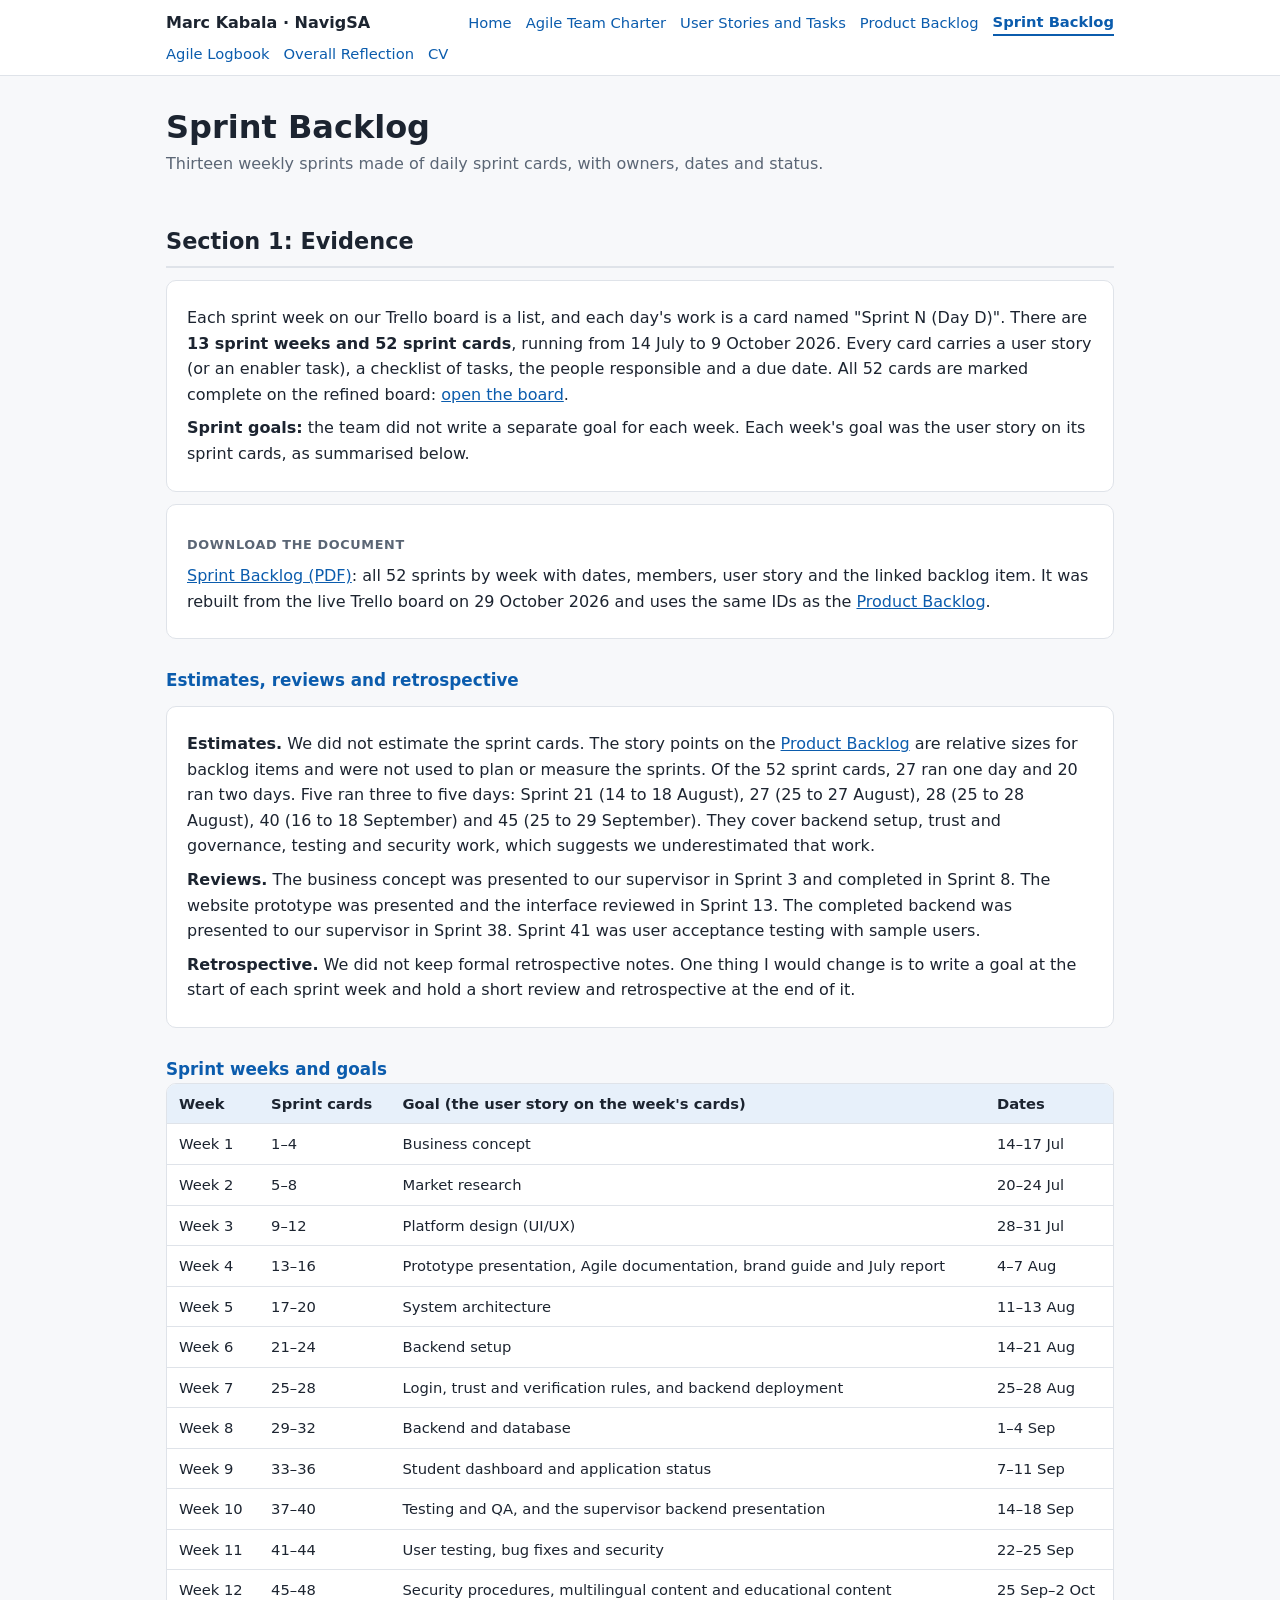
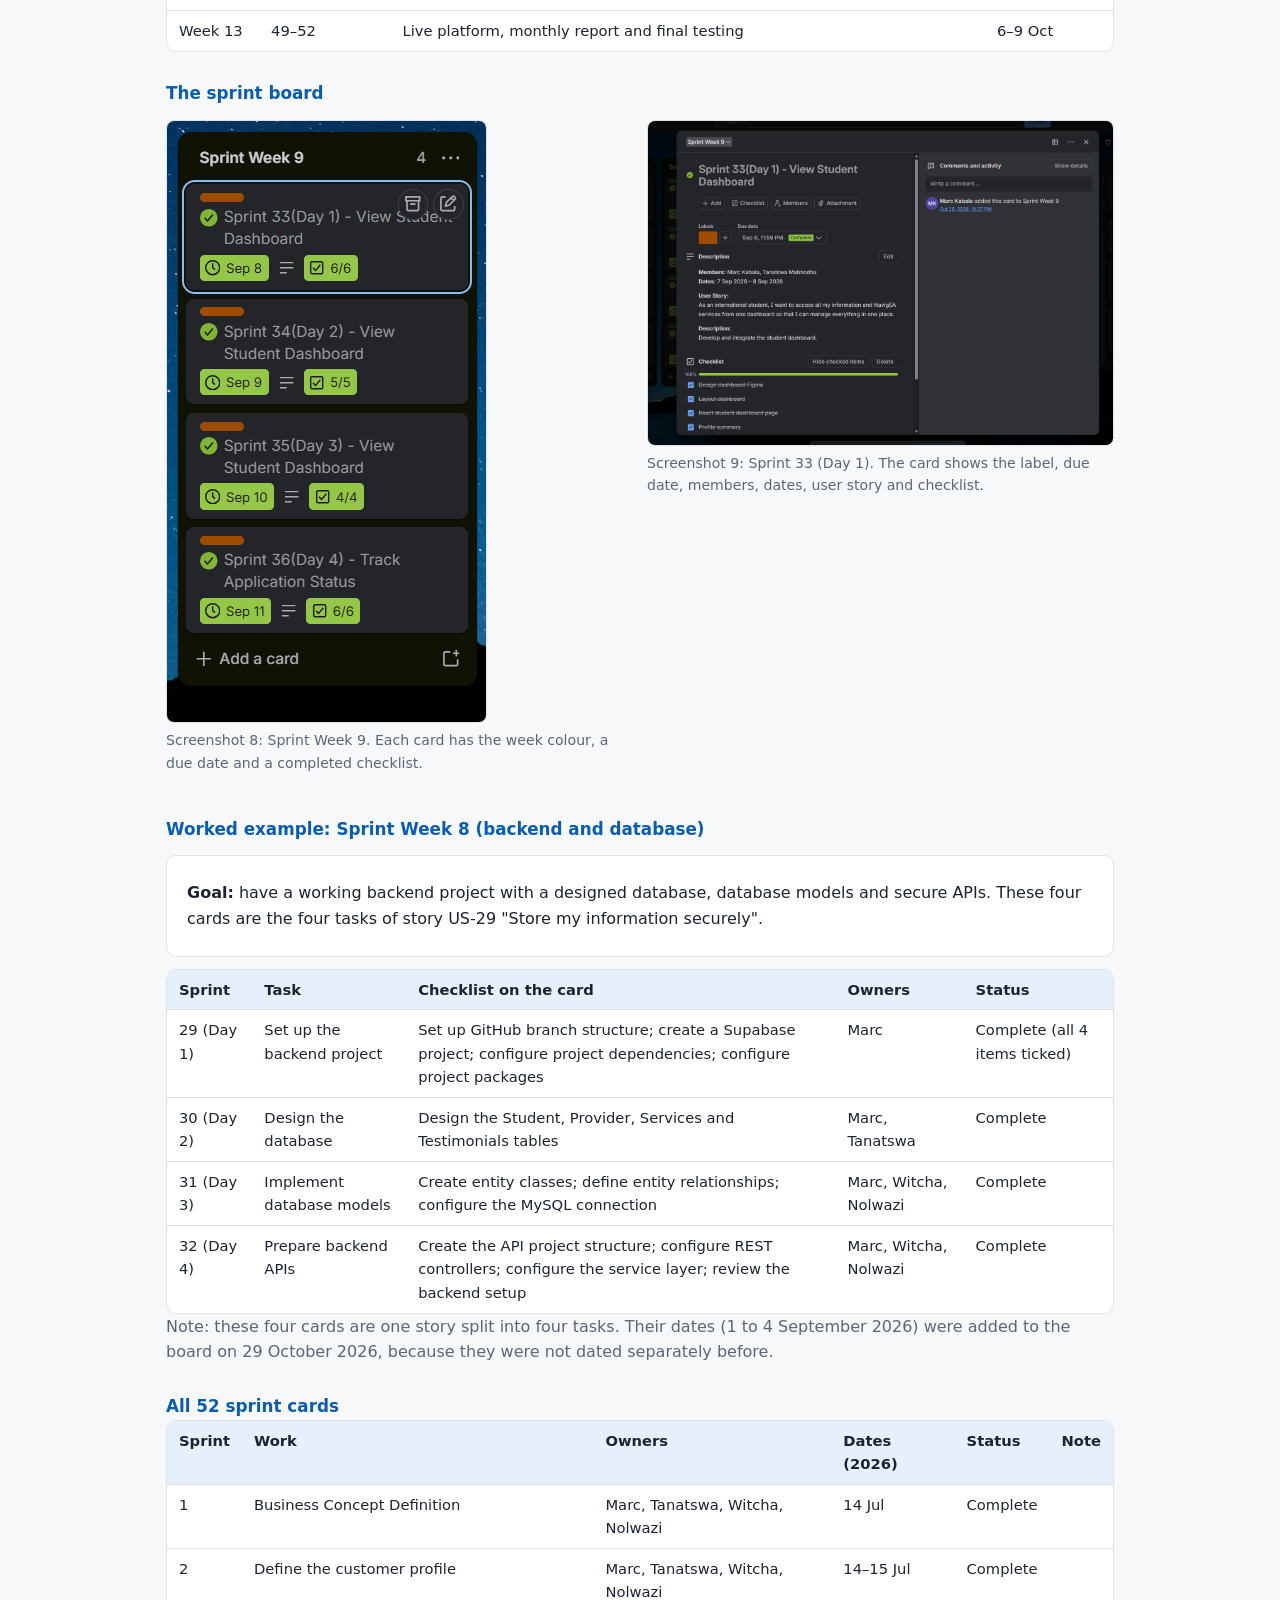
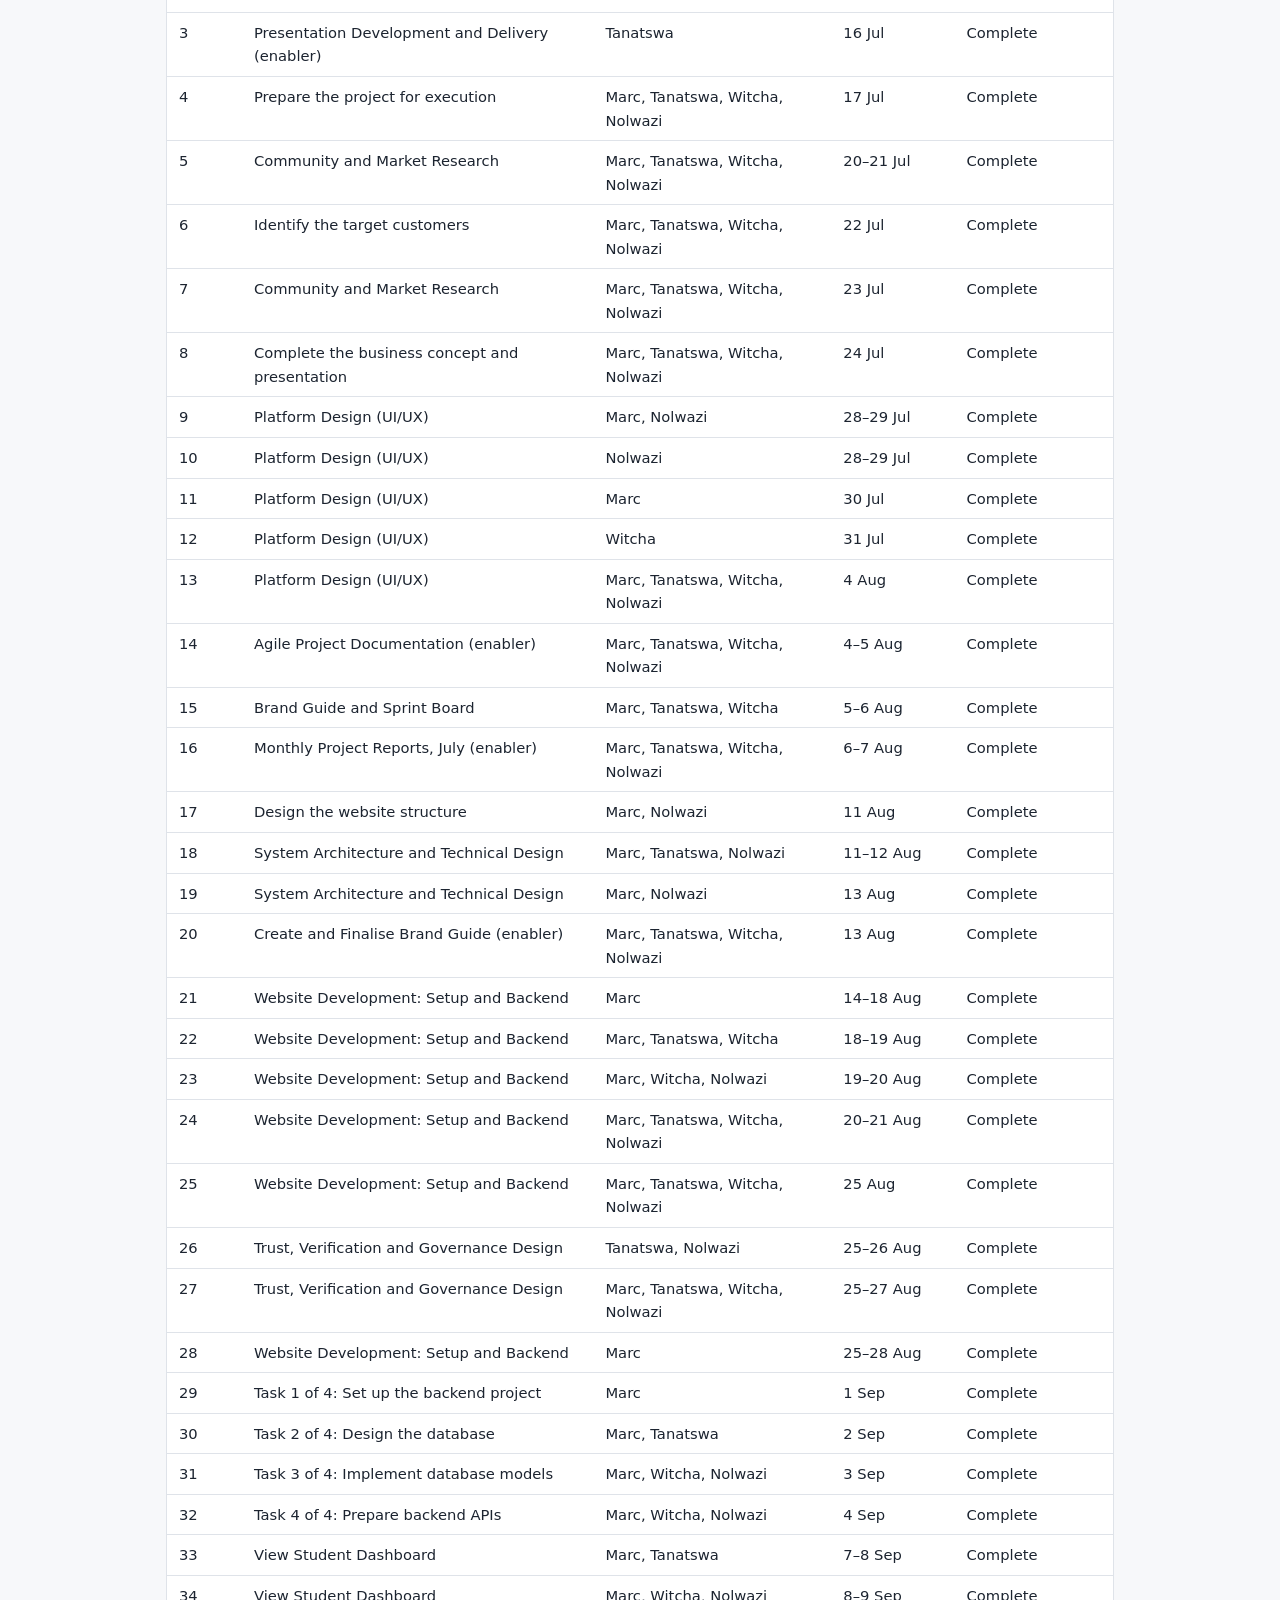
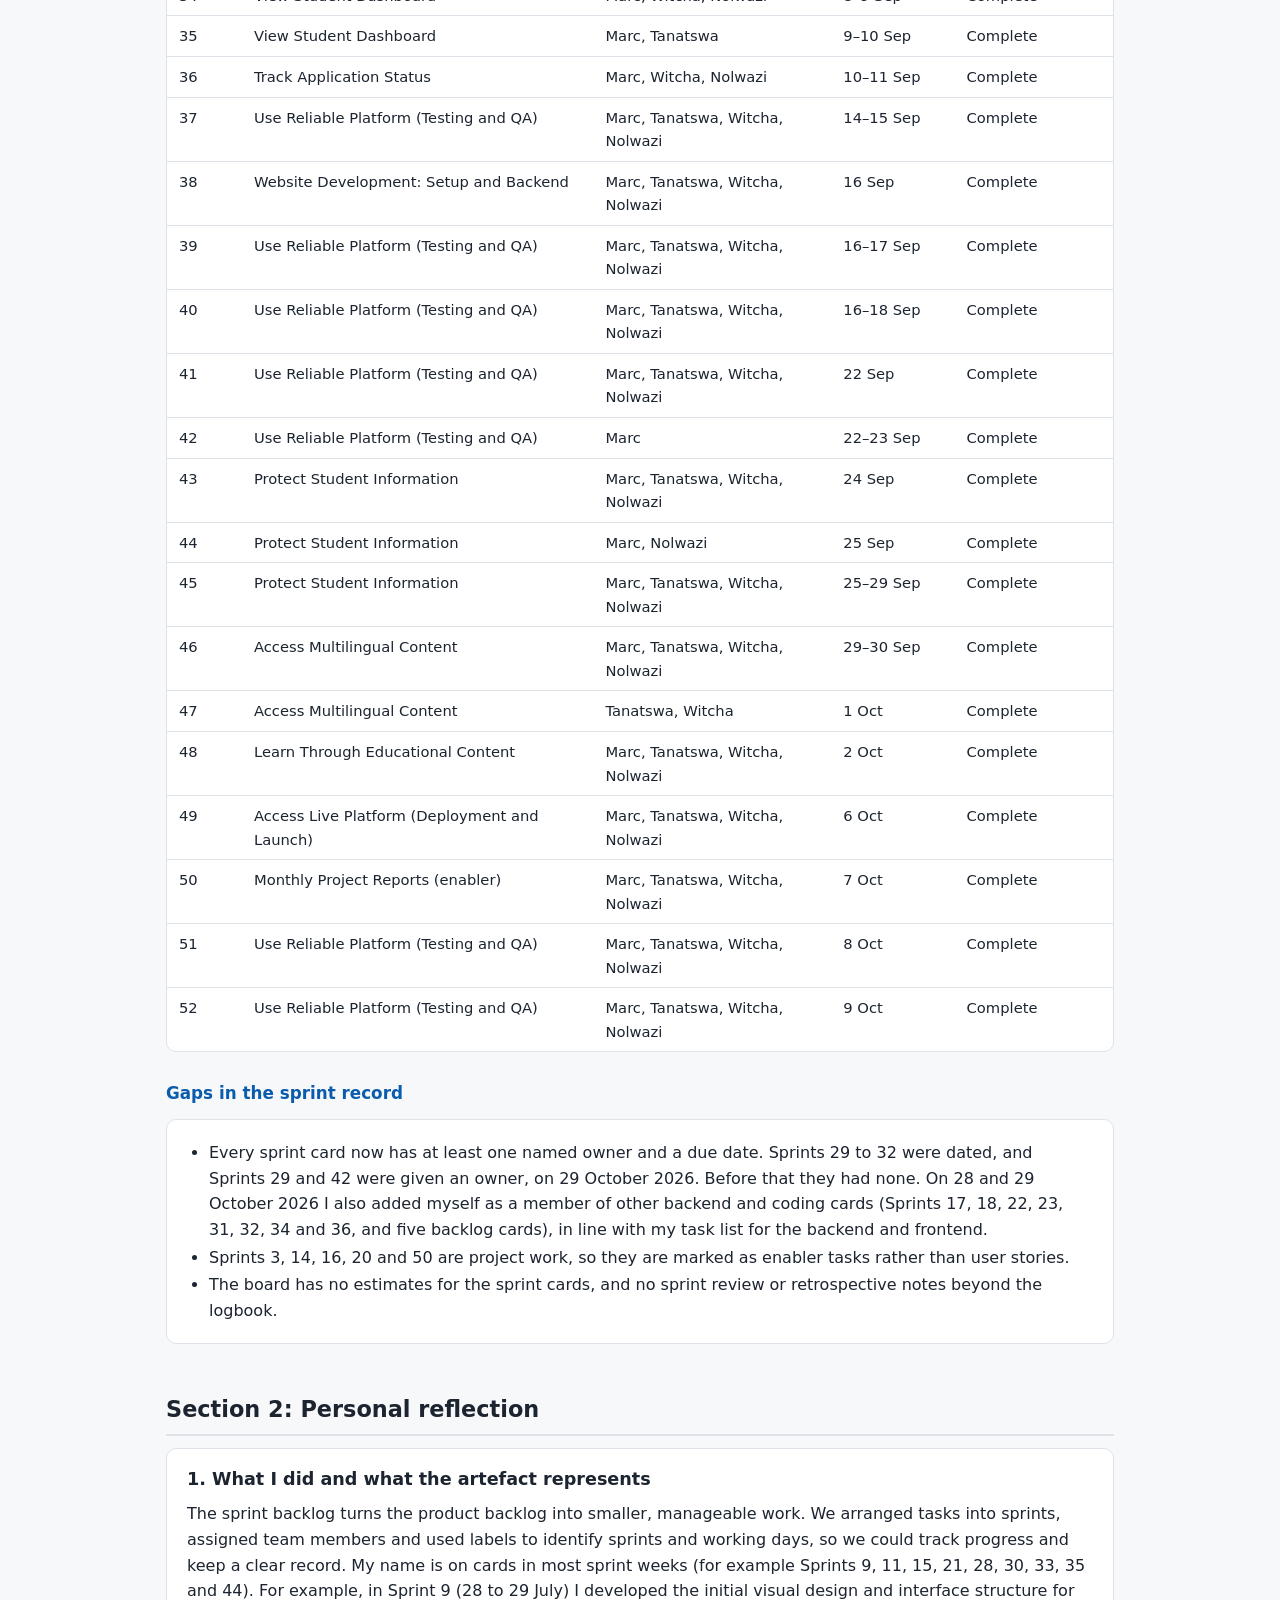
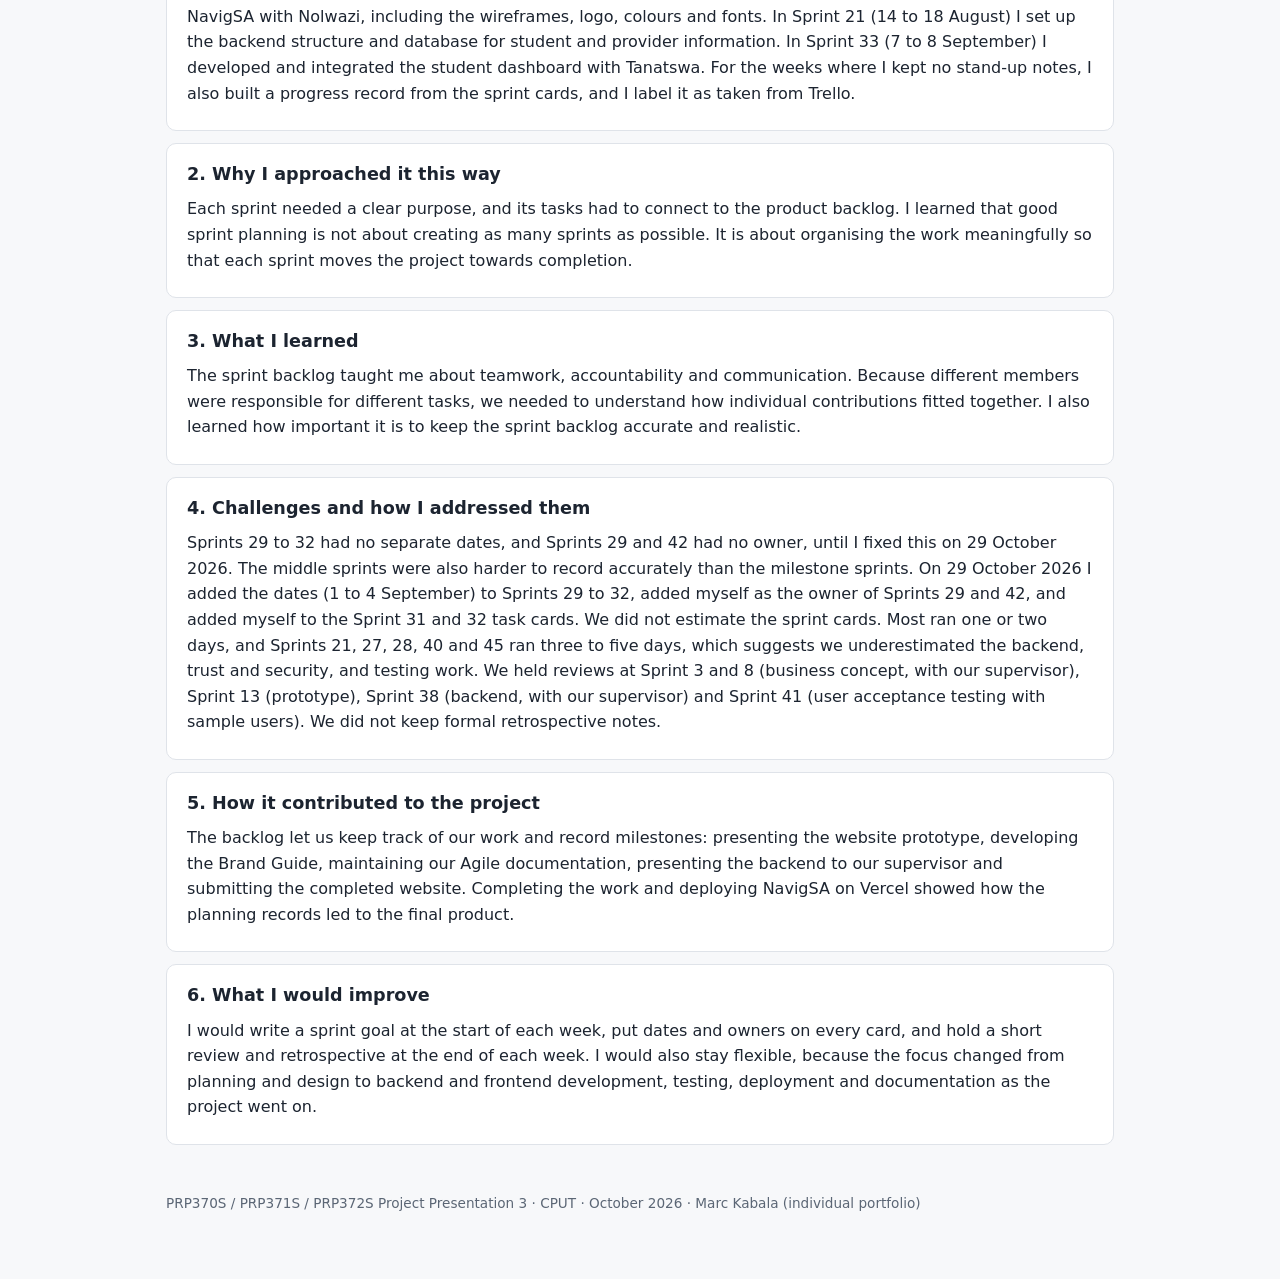
<file: agile-portfolio/sprint-backlog.html>
<!doctype html><html lang="en"><head><meta charset="utf-8"><meta name="viewport" content="width=device-width, initial-scale=1">
<title>Sprint Backlog | NavigSA Agile Portfolio | Marc Kabala</title>
<meta name="description" content="Thirteen weekly sprints made of daily sprint cards, with owners, dates and status."><link rel="stylesheet" href="assets/style.css"></head><body>
<a class="skip" href="#main">Skip to content</a>
<div class="topnav"><div><span class="brand">Marc Kabala · NavigSA</span><a href="index.html">Home</a><a href="charter.html">Agile Team Charter</a><a href="user-stories.html">User Stories and Tasks</a><a href="product-backlog.html">Product Backlog</a><a href="sprint-backlog.html" class=cur aria-current=page>Sprint Backlog</a><a href="logbook.html">Agile Logbook</a><a href="reflection-overall.html">Overall Reflection</a><a href="../">CV</a></div></div>
<main id="main"><h1>Sprint Backlog</h1><p class="sub">Thirteen weekly sprints made of daily sprint cards, with owners, dates and status.</p>

<h2>Section 1: Evidence</h2>
<div class=panel><p>Each sprint week on our Trello board is a list, and each day's work is a card named "Sprint N (Day D)". There are <strong>13 sprint weeks and 52 sprint cards</strong>, running from 14 July to 9 October 2026. Every card carries a user story (or an enabler task), a checklist of tasks, the people responsible and a due date. All 52 cards are marked complete on the refined board: <a href="https://trello.com/b/DyHkocWW/navigsa-copy-with-checklists">open the board</a>.</p>
<p><strong>Sprint goals:</strong> the team did not write a separate goal for each week. Each week's goal was the user story on its sprint cards, as summarised below.</p></div>
<div class=panel><h4>Download the document</h4><p><a href="evidence/NavigSA_Sprint_Backlog.pdf">Sprint Backlog (PDF)</a>: all 52 sprints by week with dates, members, user story and the linked backlog item. It was rebuilt from the live Trello board on 29 October 2026 and uses the same IDs as the <a href="product-backlog.html">Product Backlog</a>.</p></div><h3 class=epic>Estimates, reviews and retrospective</h3><div class=panel><p><strong>Estimates.</strong> We did not estimate the sprint cards. The story points on the <a href="product-backlog.html">Product Backlog</a> are relative sizes for backlog items and were not used to plan or measure the sprints. Of the 52 sprint cards, 27 ran one day and 20 ran two days. Five ran three to five days: Sprint 21 (14 to 18 August), 27 (25 to 27 August), 28 (25 to 28 August), 40 (16 to 18 September) and 45 (25 to 29 September). They cover backend setup, trust and governance, testing and security work, which suggests we underestimated that work.</p><p><strong>Reviews.</strong> The business concept was presented to our supervisor in Sprint 3 and completed in Sprint 8. The website prototype was presented and the interface reviewed in Sprint 13. The completed backend was presented to our supervisor in Sprint 38. Sprint 41 was user acceptance testing with sample users.</p><p><strong>Retrospective.</strong> We did not keep formal retrospective notes. One thing I would change is to write a goal at the start of each sprint week and hold a short review and retrospective at the end of it.</p></div><h3 class=epic>Sprint weeks and goals</h3>
<div class=table-wrap><table><thead><tr><th>Week</th><th>Sprint cards</th><th>Goal (the user story on the week's cards)</th><th>Dates</th></tr></thead><tbody><tr><td>Week 1</td><td>1–4</td><td>Business concept</td><td>14–17 Jul</td></tr><tr><td>Week 2</td><td>5–8</td><td>Market research</td><td>20–24 Jul</td></tr><tr><td>Week 3</td><td>9–12</td><td>Platform design (UI/UX)</td><td>28–31 Jul</td></tr><tr><td>Week 4</td><td>13–16</td><td>Prototype presentation, Agile documentation, brand guide and July report</td><td>4–7 Aug</td></tr><tr><td>Week 5</td><td>17–20</td><td>System architecture</td><td>11–13 Aug</td></tr><tr><td>Week 6</td><td>21–24</td><td>Backend setup</td><td>14–21 Aug</td></tr><tr><td>Week 7</td><td>25–28</td><td>Login, trust and verification rules, and backend deployment</td><td>25–28 Aug</td></tr><tr><td>Week 8</td><td>29–32</td><td>Backend and database</td><td>1–4 Sep</td></tr><tr><td>Week 9</td><td>33–36</td><td>Student dashboard and application status</td><td>7–11 Sep</td></tr><tr><td>Week 10</td><td>37–40</td><td>Testing and QA, and the supervisor backend presentation</td><td>14–18 Sep</td></tr><tr><td>Week 11</td><td>41–44</td><td>User testing, bug fixes and security</td><td>22–25 Sep</td></tr><tr><td>Week 12</td><td>45–48</td><td>Security procedures, multilingual content and educational content</td><td>25 Sep–2 Oct</td></tr><tr><td>Week 13</td><td>49–52</td><td>Live platform, monthly report and final testing</td><td>6–9 Oct</td></tr></tbody></table></div>
<h3 class=epic>The sprint board</h3><div class=shots><figure><a href="assets/screens/sprint-week-9.png"><img src="assets/screens/sprint-week-9.png" alt="The Sprint Week 9 list on Trello with four sprint cards, each with an orange label, a due date and a completed checklist" loading="lazy"></a><figcaption>Screenshot 8: Sprint Week 9. Each card has the week colour, a due date and a completed checklist.</figcaption></figure><figure><a href="assets/screens/sprint-card-33.png"><img src="assets/screens/sprint-card-33.png" alt="An open sprint card, Sprint 33, showing label, due date, members, dates, user story and checklist" loading="lazy"></a><figcaption>Screenshot 9: Sprint 33 (Day 1). The card shows the label, due date, members, dates, user story and checklist.</figcaption></figure></div><h3 class=epic>Worked example: Sprint Week 8 (backend and database)</h3>
<div class=panel><p><strong>Goal:</strong> have a working backend project with a designed database, database models and secure APIs. These four cards are the four tasks of story US-29 "Store my information securely".</p></div>
<div class=table-wrap><table><thead><tr><th>Sprint</th><th>Task</th><th>Checklist on the card</th><th>Owners</th><th>Status</th></tr></thead><tbody><tr><td>29 (Day 1)</td><td>Set up the backend project</td><td>Set up GitHub branch structure; create a Supabase project; configure project dependencies; configure project packages</td><td>Marc</td><td>Complete (all 4 items ticked)</td></tr><tr><td>30 (Day 2)</td><td>Design the database</td><td>Design the Student, Provider, Services and Testimonials tables</td><td>Marc, Tanatswa</td><td>Complete</td></tr><tr><td>31 (Day 3)</td><td>Implement database models</td><td>Create entity classes; define entity relationships; configure the MySQL connection</td><td>Marc, Witcha, Nolwazi</td><td>Complete</td></tr><tr><td>32 (Day 4)</td><td>Prepare backend APIs</td><td>Create the API project structure; configure REST controllers; configure the service layer; review the backend setup</td><td>Marc, Witcha, Nolwazi</td><td>Complete</td></tr></tbody></table></div>
<p class=sub>Note: these four cards are one story split into four tasks. Their dates (1 to 4 September 2026) were added to the board on 29 October 2026, because they were not dated separately before.</p>
<h3 class=epic>All 52 sprint cards</h3>
<div class=table-wrap><table><thead><tr><th>Sprint</th><th>Work</th><th>Owners</th><th>Dates (2026)</th><th>Status</th><th>Note</th></tr></thead><tbody><tr><td>1</td><td>Business Concept Definition</td><td>Marc, Tanatswa, Witcha, Nolwazi</td><td>14 Jul</td><td>Complete</td><td></td></tr><tr><td>2</td><td>Define the customer profile</td><td>Marc, Tanatswa, Witcha, Nolwazi</td><td>14–15 Jul</td><td>Complete</td><td></td></tr><tr><td>3</td><td>Presentation Development and Delivery (enabler)</td><td>Tanatswa</td><td>16 Jul</td><td>Complete</td><td></td></tr><tr><td>4</td><td>Prepare the project for execution</td><td>Marc, Tanatswa, Witcha, Nolwazi</td><td>17 Jul</td><td>Complete</td><td></td></tr><tr><td>5</td><td>Community and Market Research</td><td>Marc, Tanatswa, Witcha, Nolwazi</td><td>20–21 Jul</td><td>Complete</td><td></td></tr><tr><td>6</td><td>Identify the target customers</td><td>Marc, Tanatswa, Witcha, Nolwazi</td><td>22 Jul</td><td>Complete</td><td></td></tr><tr><td>7</td><td>Community and Market Research</td><td>Marc, Tanatswa, Witcha, Nolwazi</td><td>23 Jul</td><td>Complete</td><td></td></tr><tr><td>8</td><td>Complete the business concept and presentation</td><td>Marc, Tanatswa, Witcha, Nolwazi</td><td>24 Jul</td><td>Complete</td><td></td></tr><tr><td>9</td><td>Platform Design (UI/UX)</td><td>Marc, Nolwazi</td><td>28–29 Jul</td><td>Complete</td><td></td></tr><tr><td>10</td><td>Platform Design (UI/UX)</td><td>Nolwazi</td><td>28–29 Jul</td><td>Complete</td><td></td></tr><tr><td>11</td><td>Platform Design (UI/UX)</td><td>Marc</td><td>30 Jul</td><td>Complete</td><td></td></tr><tr><td>12</td><td>Platform Design (UI/UX)</td><td>Witcha</td><td>31 Jul</td><td>Complete</td><td></td></tr><tr><td>13</td><td>Platform Design (UI/UX)</td><td>Marc, Tanatswa, Witcha, Nolwazi</td><td>4 Aug</td><td>Complete</td><td></td></tr><tr><td>14</td><td>Agile Project Documentation (enabler)</td><td>Marc, Tanatswa, Witcha, Nolwazi</td><td>4–5 Aug</td><td>Complete</td><td></td></tr><tr><td>15</td><td>Brand Guide and Sprint Board</td><td>Marc, Tanatswa, Witcha</td><td>5–6 Aug</td><td>Complete</td><td></td></tr><tr><td>16</td><td>Monthly Project Reports, July (enabler)</td><td>Marc, Tanatswa, Witcha, Nolwazi</td><td>6–7 Aug</td><td>Complete</td><td></td></tr><tr><td>17</td><td>Design the website structure</td><td>Marc, Nolwazi</td><td>11 Aug</td><td>Complete</td><td></td></tr><tr><td>18</td><td>System Architecture and Technical Design</td><td>Marc, Tanatswa, Nolwazi</td><td>11–12 Aug</td><td>Complete</td><td></td></tr><tr><td>19</td><td>System Architecture and Technical Design</td><td>Marc, Nolwazi</td><td>13 Aug</td><td>Complete</td><td></td></tr><tr><td>20</td><td>Create and Finalise Brand Guide (enabler)</td><td>Marc, Tanatswa, Witcha, Nolwazi</td><td>13 Aug</td><td>Complete</td><td></td></tr><tr><td>21</td><td>Website Development: Setup and Backend</td><td>Marc</td><td>14–18 Aug</td><td>Complete</td><td></td></tr><tr><td>22</td><td>Website Development: Setup and Backend</td><td>Marc, Tanatswa, Witcha</td><td>18–19 Aug</td><td>Complete</td><td></td></tr><tr><td>23</td><td>Website Development: Setup and Backend</td><td>Marc, Witcha, Nolwazi</td><td>19–20 Aug</td><td>Complete</td><td></td></tr><tr><td>24</td><td>Website Development: Setup and Backend</td><td>Marc, Tanatswa, Witcha, Nolwazi</td><td>20–21 Aug</td><td>Complete</td><td></td></tr><tr><td>25</td><td>Website Development: Setup and Backend</td><td>Marc, Tanatswa, Witcha, Nolwazi</td><td>25 Aug</td><td>Complete</td><td></td></tr><tr><td>26</td><td>Trust, Verification and Governance Design</td><td>Tanatswa, Nolwazi</td><td>25–26 Aug</td><td>Complete</td><td></td></tr><tr><td>27</td><td>Trust, Verification and Governance Design</td><td>Marc, Tanatswa, Witcha, Nolwazi</td><td>25–27 Aug</td><td>Complete</td><td></td></tr><tr><td>28</td><td>Website Development: Setup and Backend</td><td>Marc</td><td>25–28 Aug</td><td>Complete</td><td></td></tr><tr><td>29</td><td>Task 1 of 4: Set up the backend project</td><td>Marc</td><td>1 Sep</td><td>Complete</td><td></td></tr><tr><td>30</td><td>Task 2 of 4: Design the database</td><td>Marc, Tanatswa</td><td>2 Sep</td><td>Complete</td><td></td></tr><tr><td>31</td><td>Task 3 of 4: Implement database models</td><td>Marc, Witcha, Nolwazi</td><td>3 Sep</td><td>Complete</td><td></td></tr><tr><td>32</td><td>Task 4 of 4: Prepare backend APIs</td><td>Marc, Witcha, Nolwazi</td><td>4 Sep</td><td>Complete</td><td></td></tr><tr><td>33</td><td>View Student Dashboard</td><td>Marc, Tanatswa</td><td>7–8 Sep</td><td>Complete</td><td></td></tr><tr><td>34</td><td>View Student Dashboard</td><td>Marc, Witcha, Nolwazi</td><td>8–9 Sep</td><td>Complete</td><td></td></tr><tr><td>35</td><td>View Student Dashboard</td><td>Marc, Tanatswa</td><td>9–10 Sep</td><td>Complete</td><td></td></tr><tr><td>36</td><td>Track Application Status</td><td>Marc, Witcha, Nolwazi</td><td>10–11 Sep</td><td>Complete</td><td></td></tr><tr><td>37</td><td>Use Reliable Platform (Testing and QA)</td><td>Marc, Tanatswa, Witcha, Nolwazi</td><td>14–15 Sep</td><td>Complete</td><td></td></tr><tr><td>38</td><td>Website Development: Setup and Backend</td><td>Marc, Tanatswa, Witcha, Nolwazi</td><td>16 Sep</td><td>Complete</td><td></td></tr><tr><td>39</td><td>Use Reliable Platform (Testing and QA)</td><td>Marc, Tanatswa, Witcha, Nolwazi</td><td>16–17 Sep</td><td>Complete</td><td></td></tr><tr><td>40</td><td>Use Reliable Platform (Testing and QA)</td><td>Marc, Tanatswa, Witcha, Nolwazi</td><td>16–18 Sep</td><td>Complete</td><td></td></tr><tr><td>41</td><td>Use Reliable Platform (Testing and QA)</td><td>Marc, Tanatswa, Witcha, Nolwazi</td><td>22 Sep</td><td>Complete</td><td></td></tr><tr><td>42</td><td>Use Reliable Platform (Testing and QA)</td><td>Marc</td><td>22–23 Sep</td><td>Complete</td><td></td></tr><tr><td>43</td><td>Protect Student Information</td><td>Marc, Tanatswa, Witcha, Nolwazi</td><td>24 Sep</td><td>Complete</td><td></td></tr><tr><td>44</td><td>Protect Student Information</td><td>Marc, Nolwazi</td><td>25 Sep</td><td>Complete</td><td></td></tr><tr><td>45</td><td>Protect Student Information</td><td>Marc, Tanatswa, Witcha, Nolwazi</td><td>25–29 Sep</td><td>Complete</td><td></td></tr><tr><td>46</td><td>Access Multilingual Content</td><td>Marc, Tanatswa, Witcha, Nolwazi</td><td>29–30 Sep</td><td>Complete</td><td></td></tr><tr><td>47</td><td>Access Multilingual Content</td><td>Tanatswa, Witcha</td><td>1 Oct</td><td>Complete</td><td></td></tr><tr><td>48</td><td>Learn Through Educational Content</td><td>Marc, Tanatswa, Witcha, Nolwazi</td><td>2 Oct</td><td>Complete</td><td></td></tr><tr><td>49</td><td>Access Live Platform (Deployment and Launch)</td><td>Marc, Tanatswa, Witcha, Nolwazi</td><td>6 Oct</td><td>Complete</td><td></td></tr><tr><td>50</td><td>Monthly Project Reports (enabler)</td><td>Marc, Tanatswa, Witcha, Nolwazi</td><td>7 Oct</td><td>Complete</td><td></td></tr><tr><td>51</td><td>Use Reliable Platform (Testing and QA)</td><td>Marc, Tanatswa, Witcha, Nolwazi</td><td>8 Oct</td><td>Complete</td><td></td></tr><tr><td>52</td><td>Use Reliable Platform (Testing and QA)</td><td>Marc, Tanatswa, Witcha, Nolwazi</td><td>9 Oct</td><td>Complete</td><td></td></tr></tbody></table></div>
<h3 class=epic>Gaps in the sprint record</h3>
<div class=panel><ul><li>Every sprint card now has at least one named owner and a due date. Sprints 29 to 32 were dated, and Sprints 29 and 42 were given an owner, on 29 October 2026. Before that they had none. On 28 and 29 October 2026 I also added myself as a member of other backend and coding cards (Sprints 17, 18, 22, 23, 31, 32, 34 and 36, and five backlog cards), in line with my task list for the backend and frontend.</li><li>Sprints 3, 14, 16, 20 and 50 are project work, so they are marked as enabler tasks rather than user stories.</li><li>The board has no estimates for the sprint cards, and no sprint review or retrospective notes beyond the logbook.</li></ul></div>
<h2 id=reflection>Section 2: Personal reflection</h2><div class=panel><h3>1. What I did and what the artefact represents</h3><p>The sprint backlog turns the product backlog into smaller, manageable work. We arranged tasks into sprints, assigned team members and used labels to identify sprints and working days, so we could track progress and keep a clear record. My name is on cards in most sprint weeks (for example Sprints 9, 11, 15, 21, 28, 30, 33, 35 and 44). For example, in Sprint 9 (28 to 29 July) I developed the initial visual design and interface structure for NavigSA with Nolwazi, including the wireframes, logo, colours and fonts. In Sprint 21 (14 to 18 August) I set up the backend structure and database for student and provider information. In Sprint 33 (7 to 8 September) I developed and integrated the student dashboard with Tanatswa. For the weeks where I kept no stand-up notes, I also built a progress record from the sprint cards, and I label it as taken from Trello.</p></div><div class=panel><h3>2. Why I approached it this way</h3><p>Each sprint needed a clear purpose, and its tasks had to connect to the product backlog. I learned that good sprint planning is not about creating as many sprints as possible. It is about organising the work meaningfully so that each sprint moves the project towards completion.</p></div><div class=panel><h3>3. What I learned</h3><p>The sprint backlog taught me about teamwork, accountability and communication. Because different members were responsible for different tasks, we needed to understand how individual contributions fitted together. I also learned how important it is to keep the sprint backlog accurate and realistic.</p></div><div class=panel><h3>4. Challenges and how I addressed them</h3><p>Sprints 29 to 32 had no separate dates, and Sprints 29 and 42 had no owner, until I fixed this on 29 October 2026. The middle sprints were also harder to record accurately than the milestone sprints. On 29 October 2026 I added the dates (1 to 4 September) to Sprints 29 to 32, added myself as the owner of Sprints 29 and 42, and added myself to the Sprint 31 and 32 task cards. We did not estimate the sprint cards. Most ran one or two days, and Sprints 21, 27, 28, 40 and 45 ran three to five days, which suggests we underestimated the backend, trust and security, and testing work. We held reviews at Sprint 3 and 8 (business concept, with our supervisor), Sprint 13 (prototype), Sprint 38 (backend, with our supervisor) and Sprint 41 (user acceptance testing with sample users). We did not keep formal retrospective notes.</p></div><div class=panel><h3>5. How it contributed to the project</h3><p>The backlog let us keep track of our work and record milestones: presenting the website prototype, developing the Brand Guide, maintaining our Agile documentation, presenting the backend to our supervisor and submitting the completed website. Completing the work and deploying NavigSA on Vercel showed how the planning records led to the final product.</p></div><div class=panel><h3>6. What I would improve</h3><p>I would write a sprint goal at the start of each week, put dates and owners on every card, and hold a short review and retrospective at the end of each week. I would also stay flexible, because the focus changed from planning and design to backend and frontend development, testing, deployment and documentation as the project went on.</p></div>
<footer>PRP370S / PRP371S / PRP372S Project Presentation 3 · CPUT · October 2026 · Marc Kabala (individual portfolio)</footer></main></body></html>
</file>
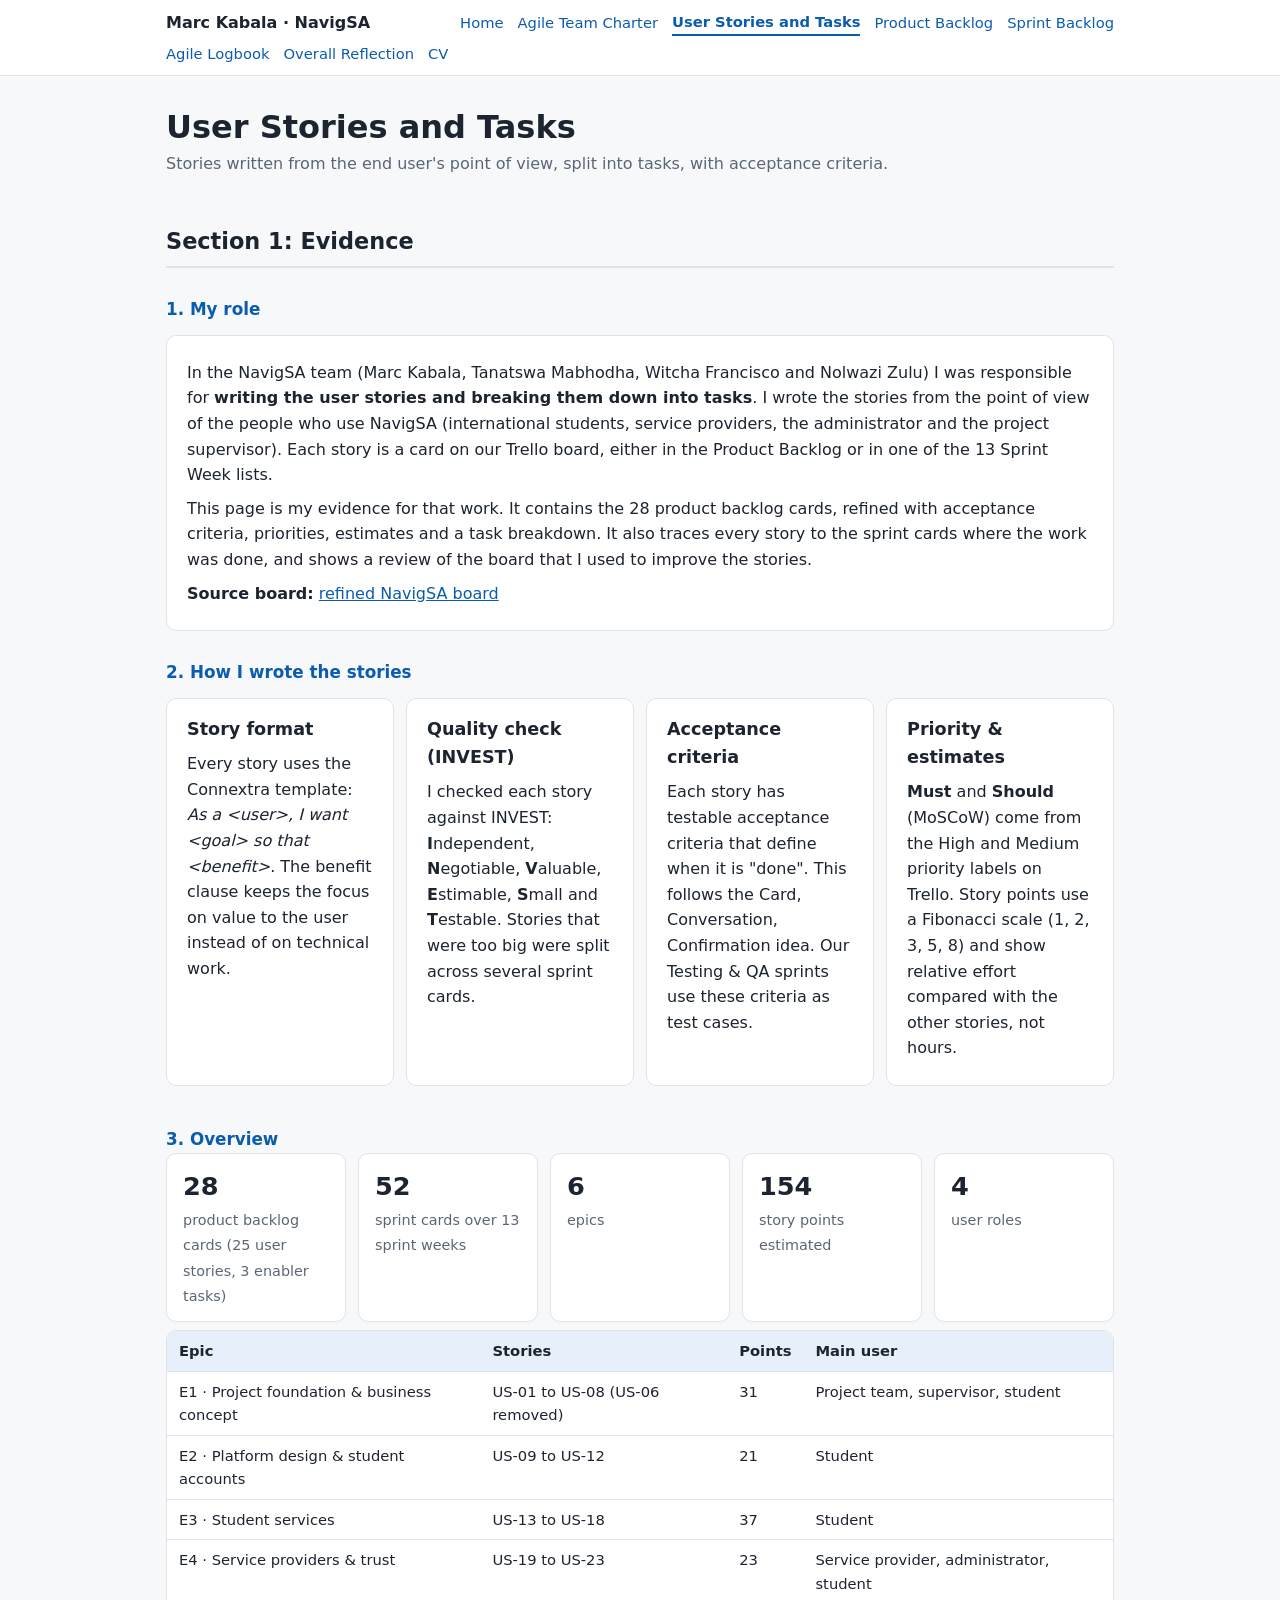
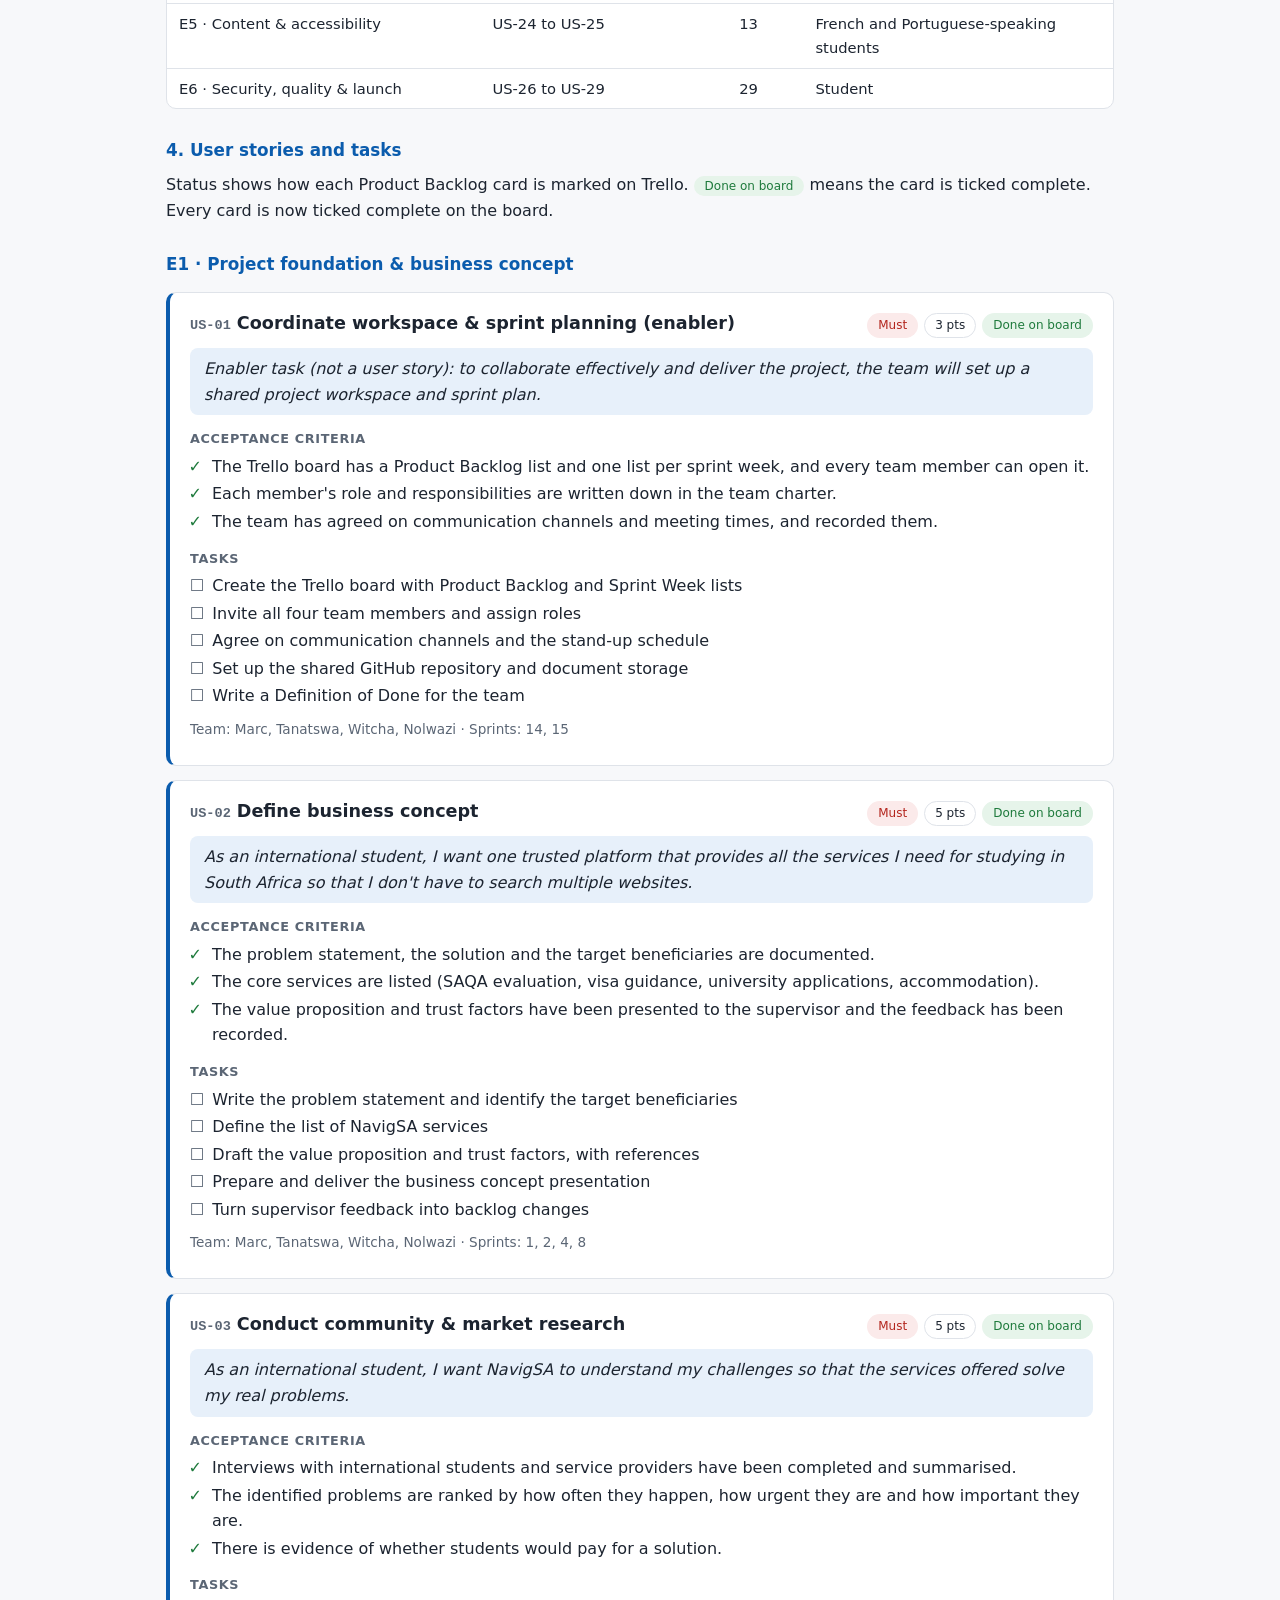
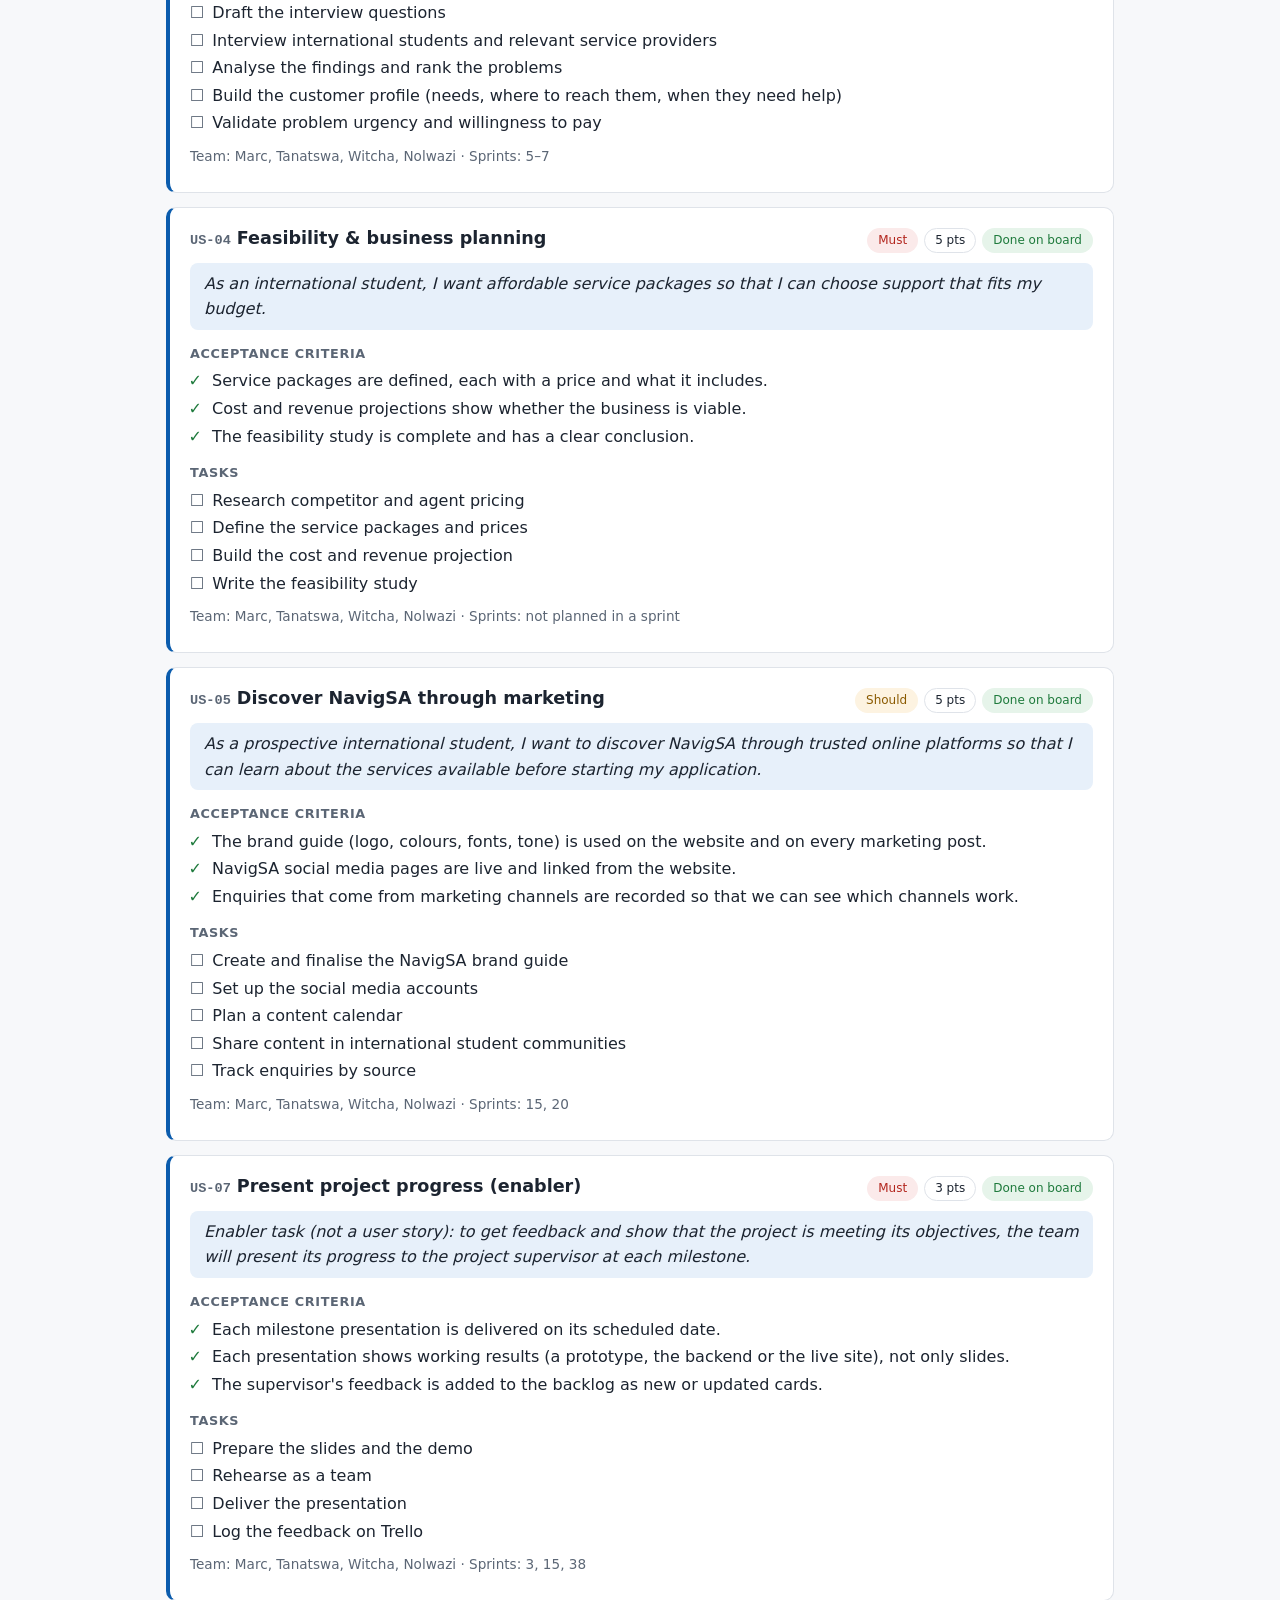
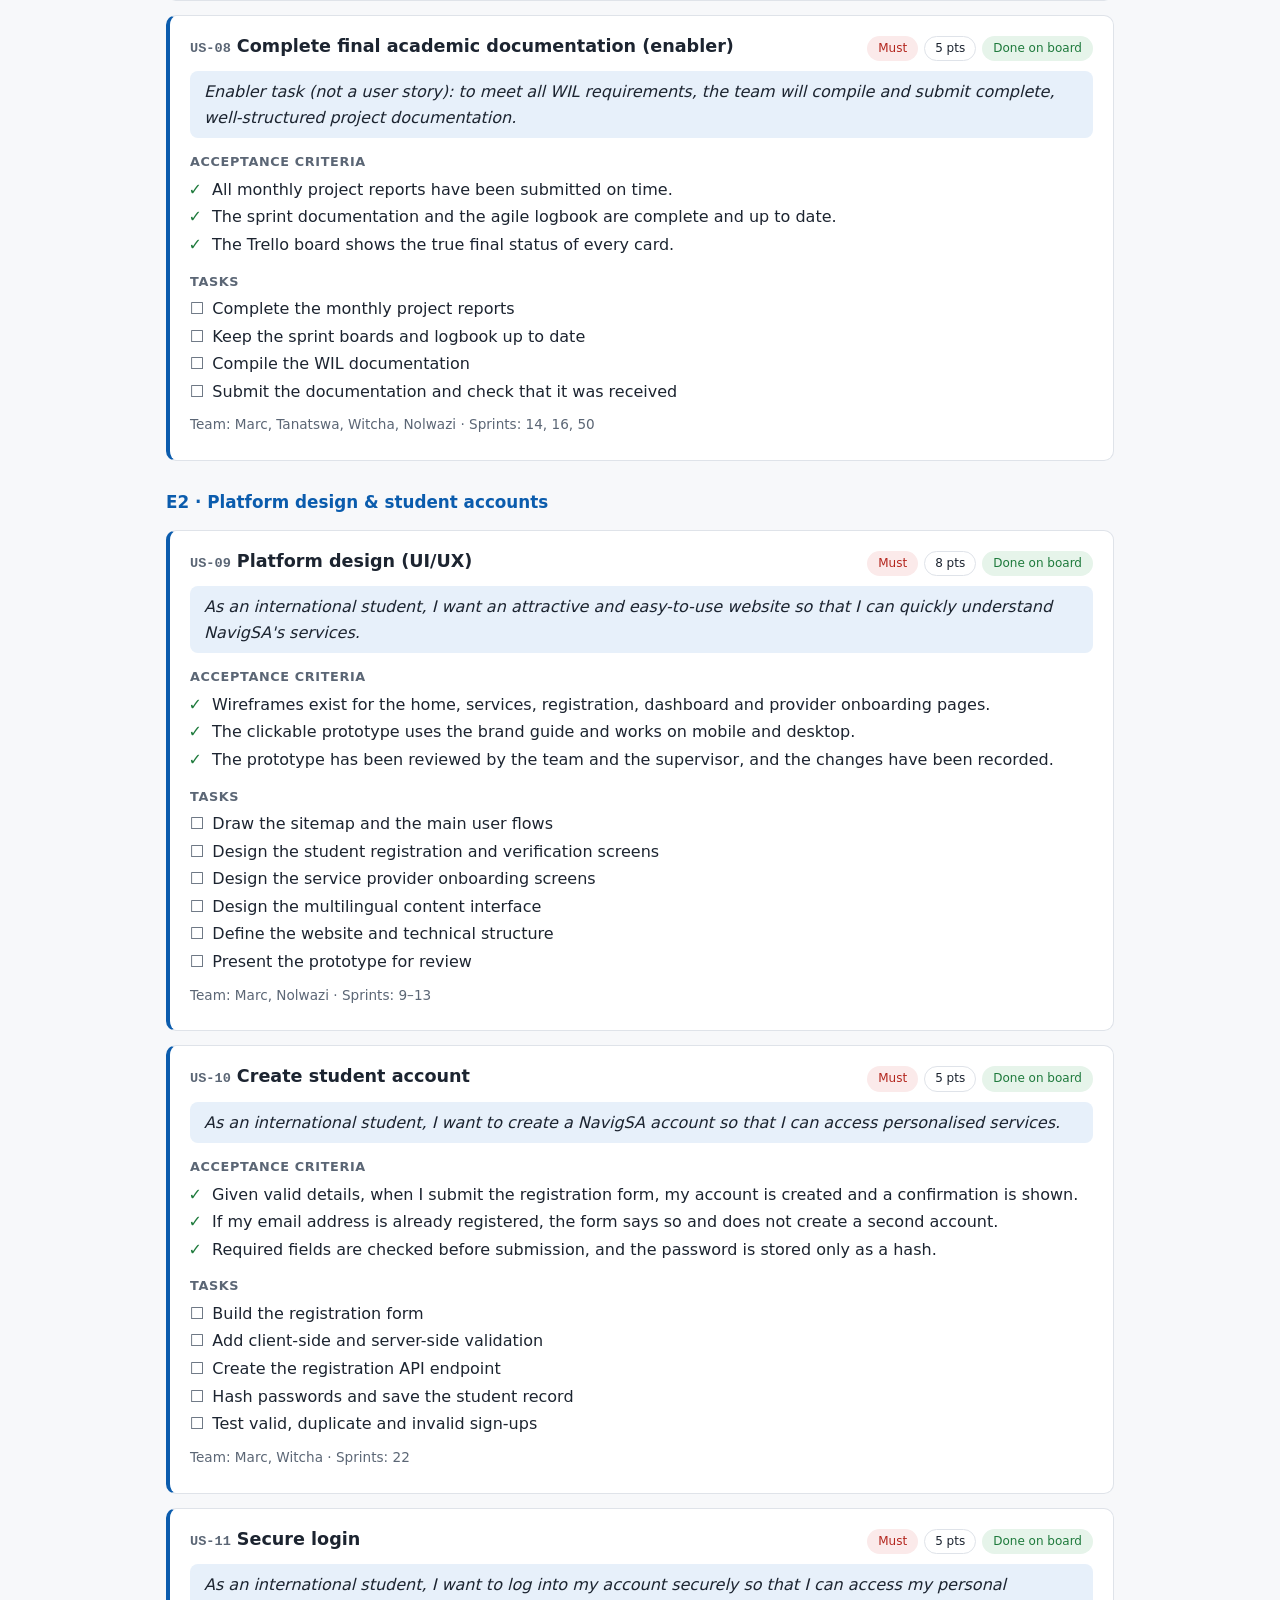
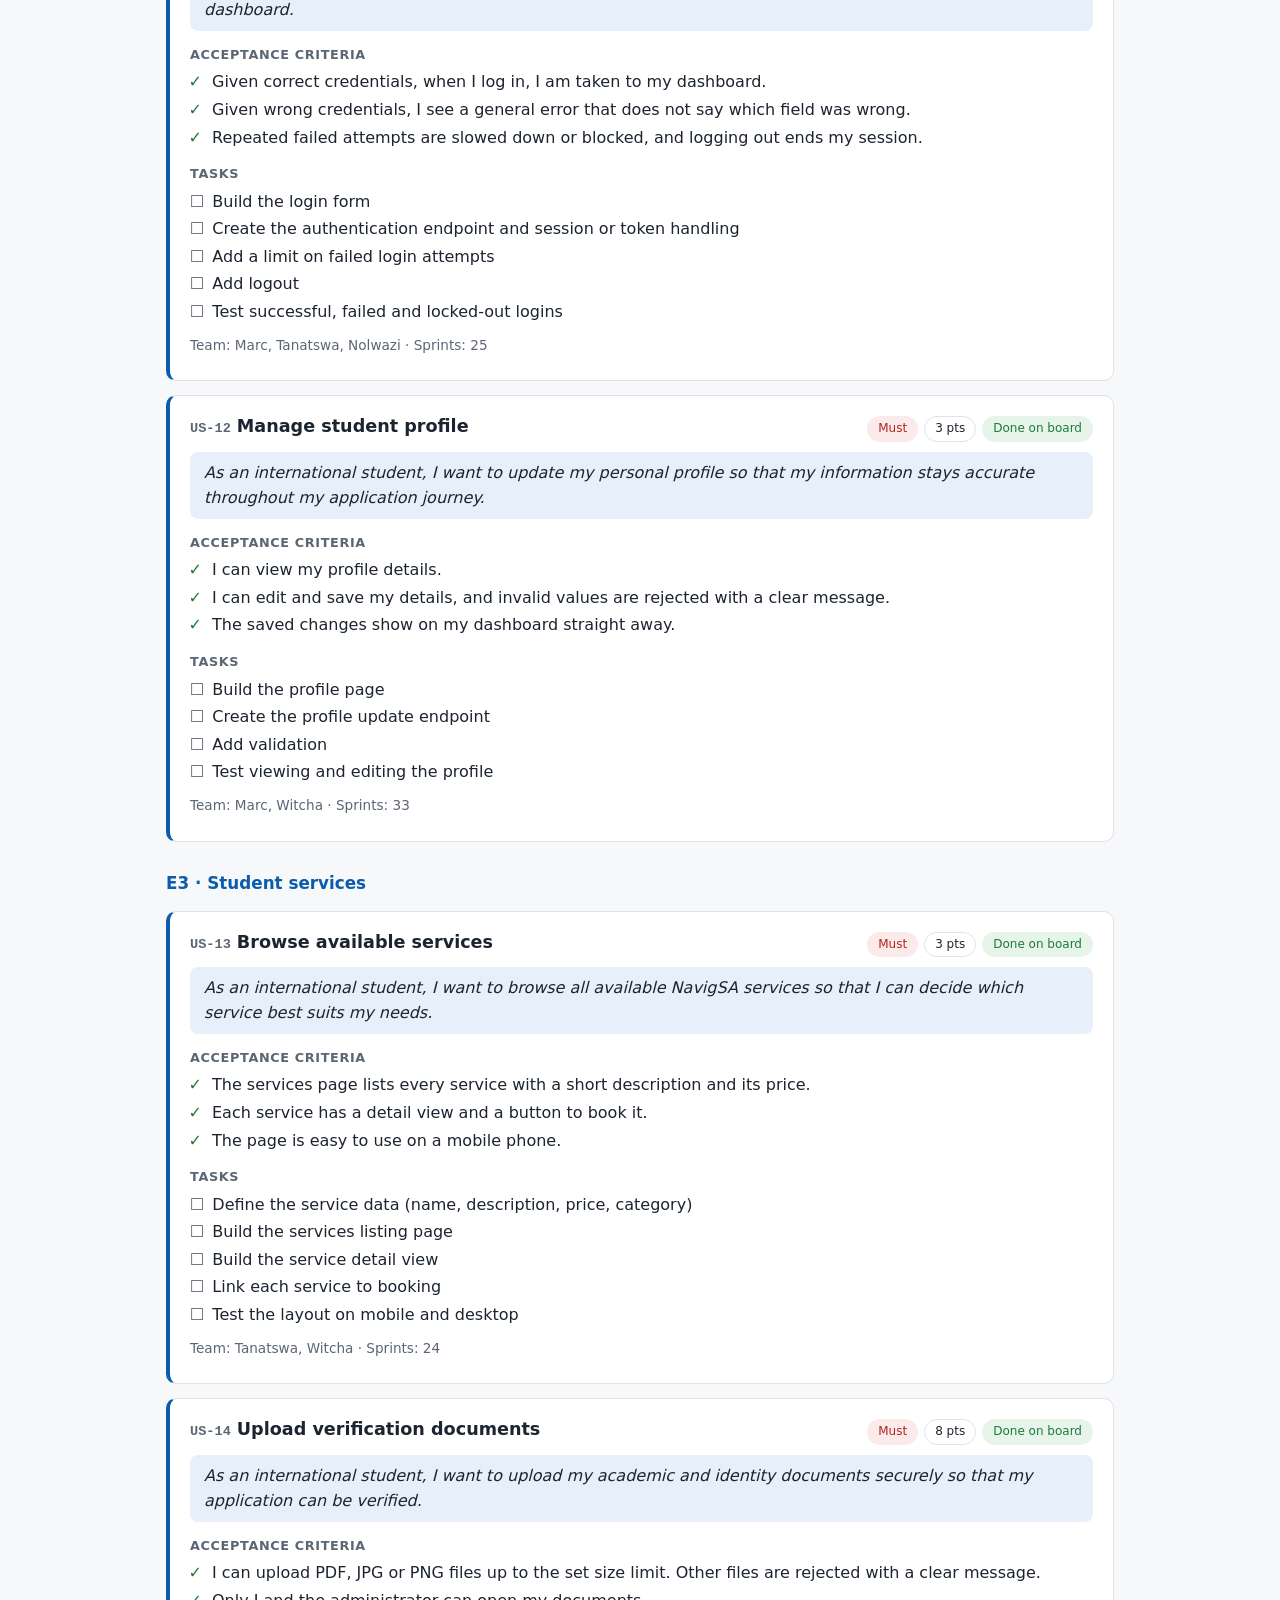
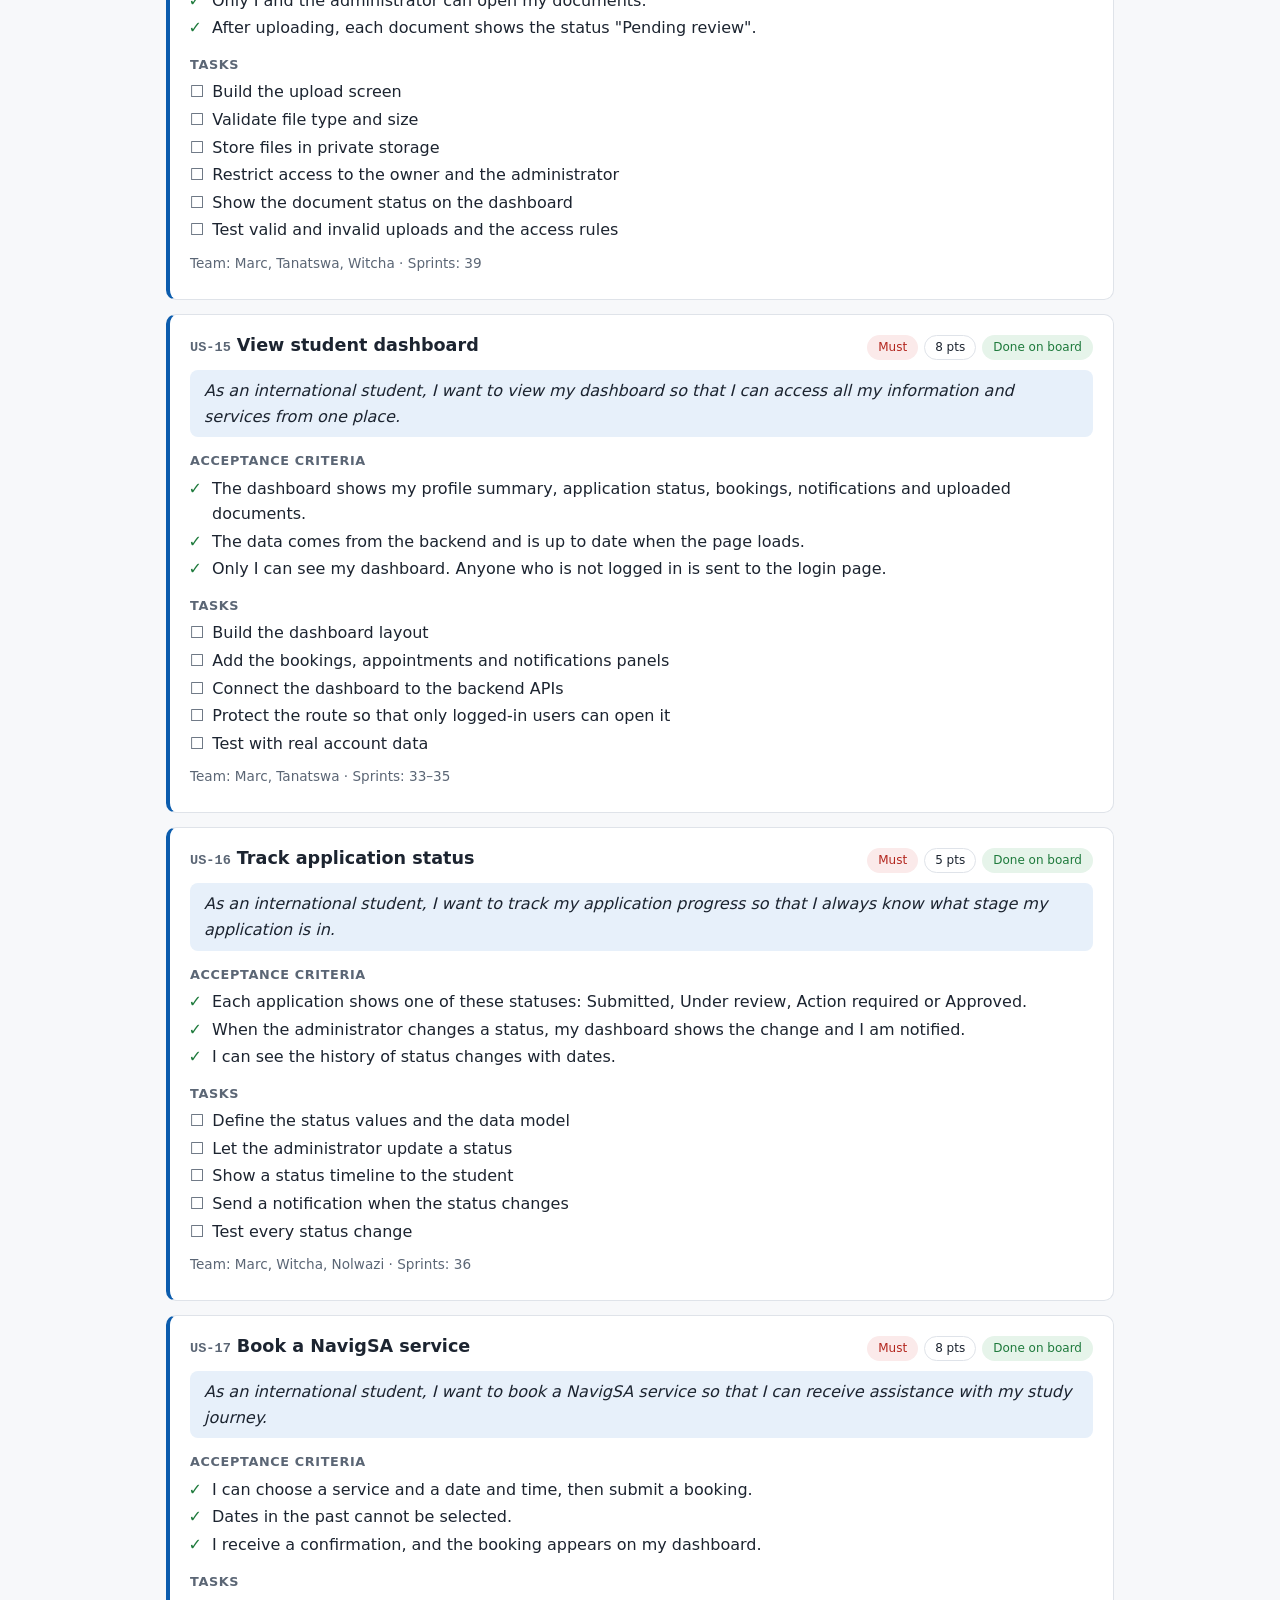
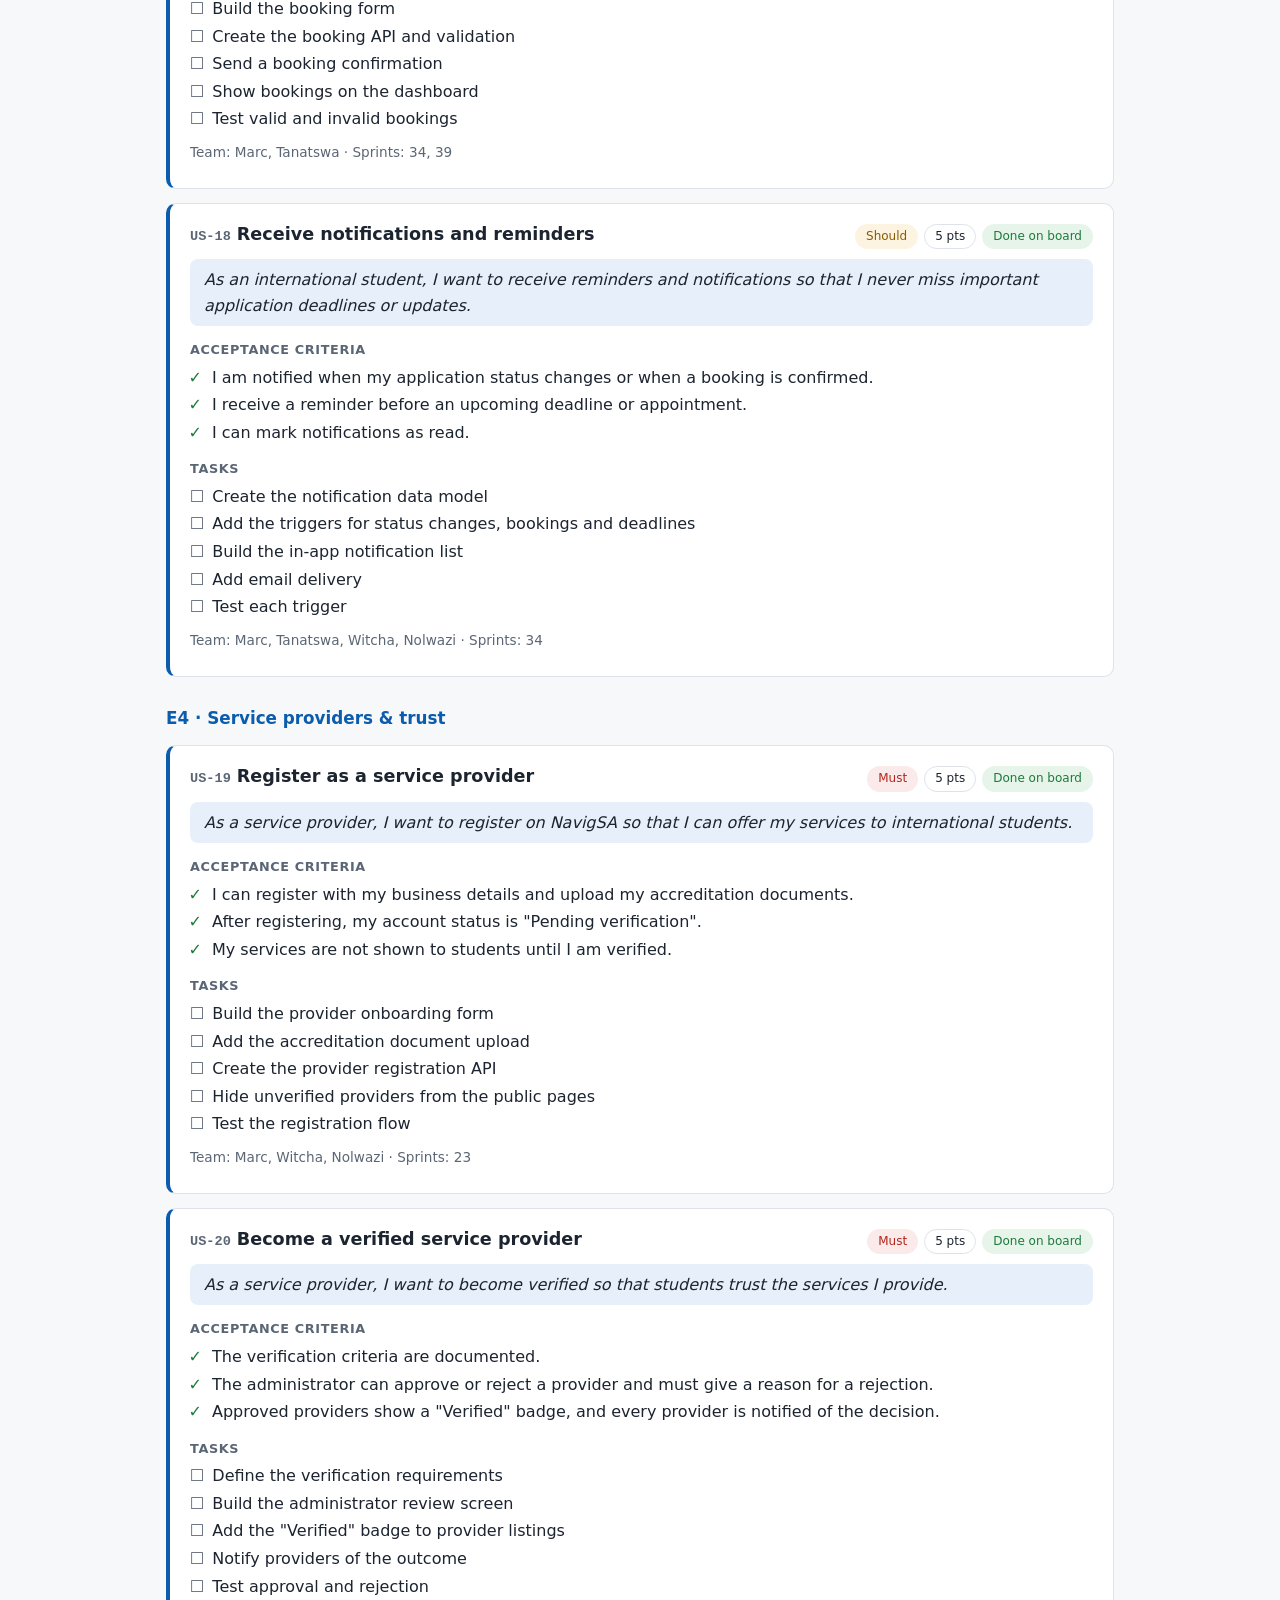
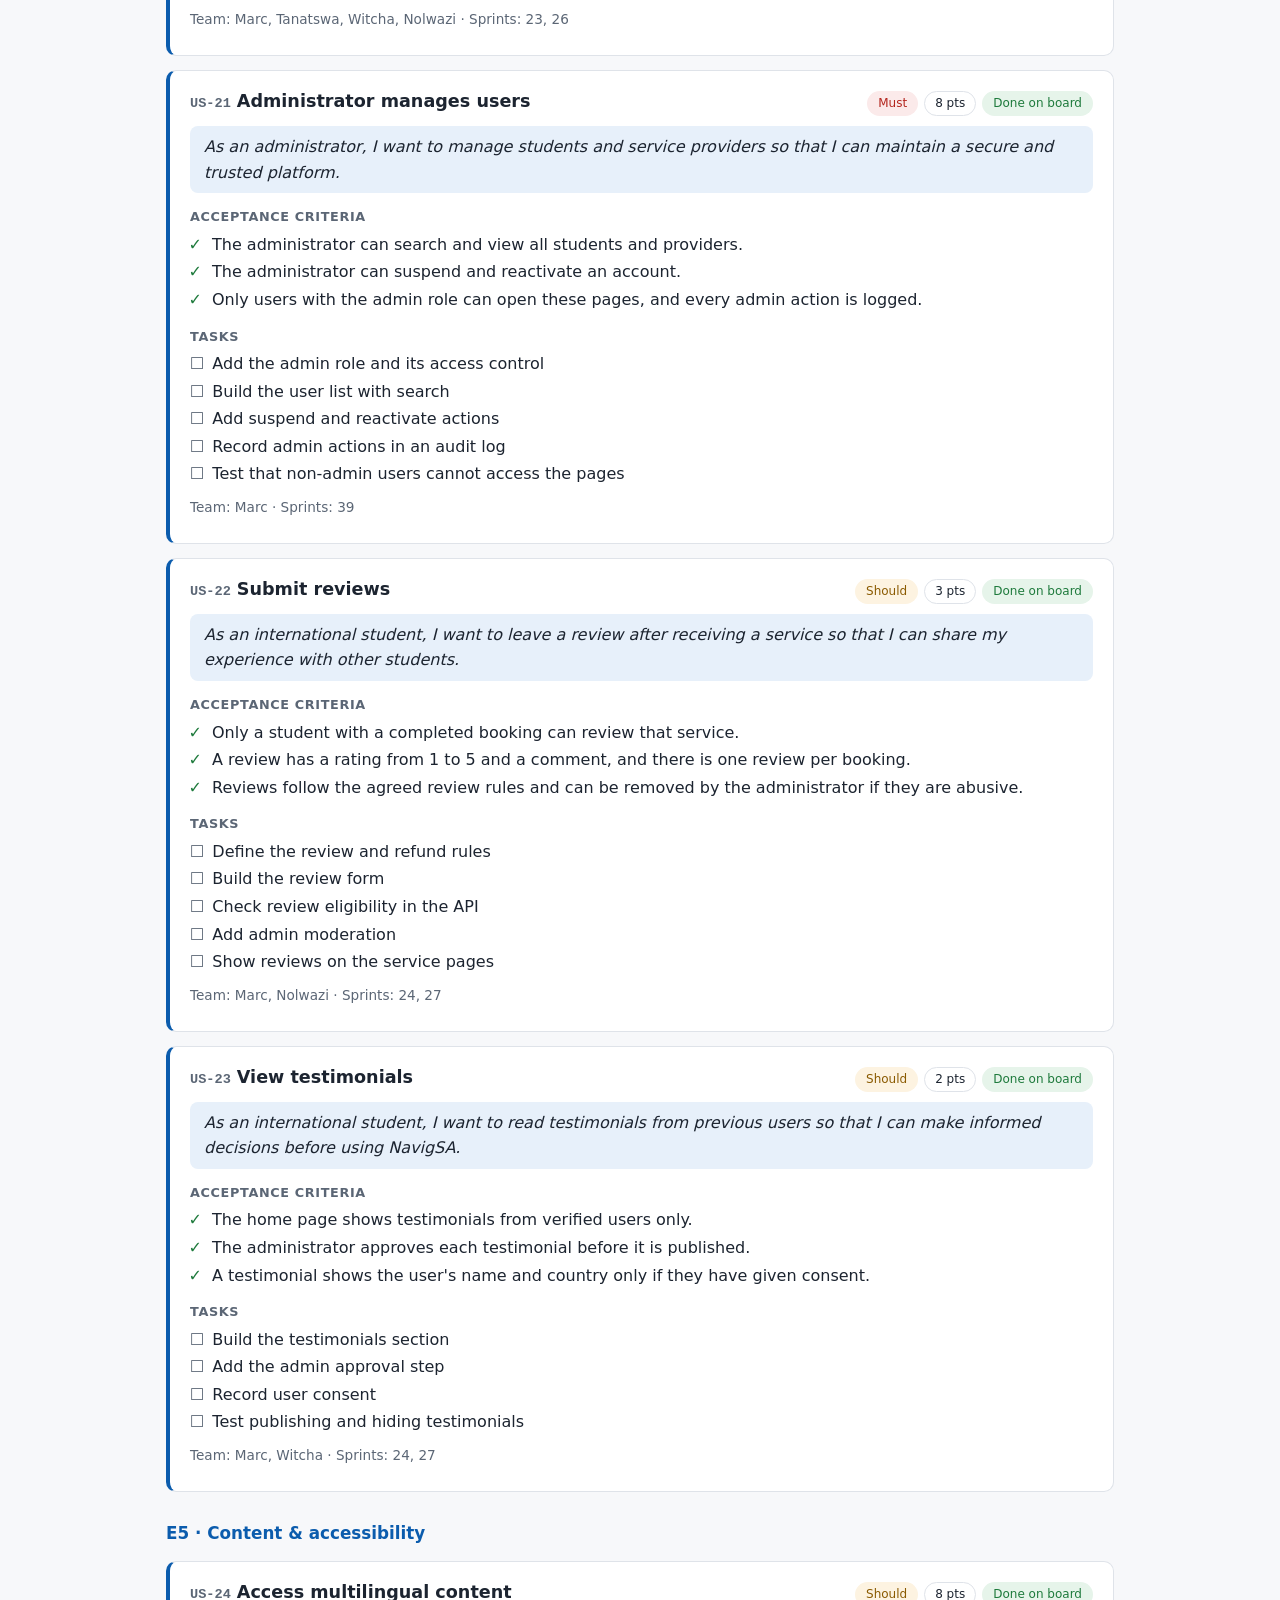
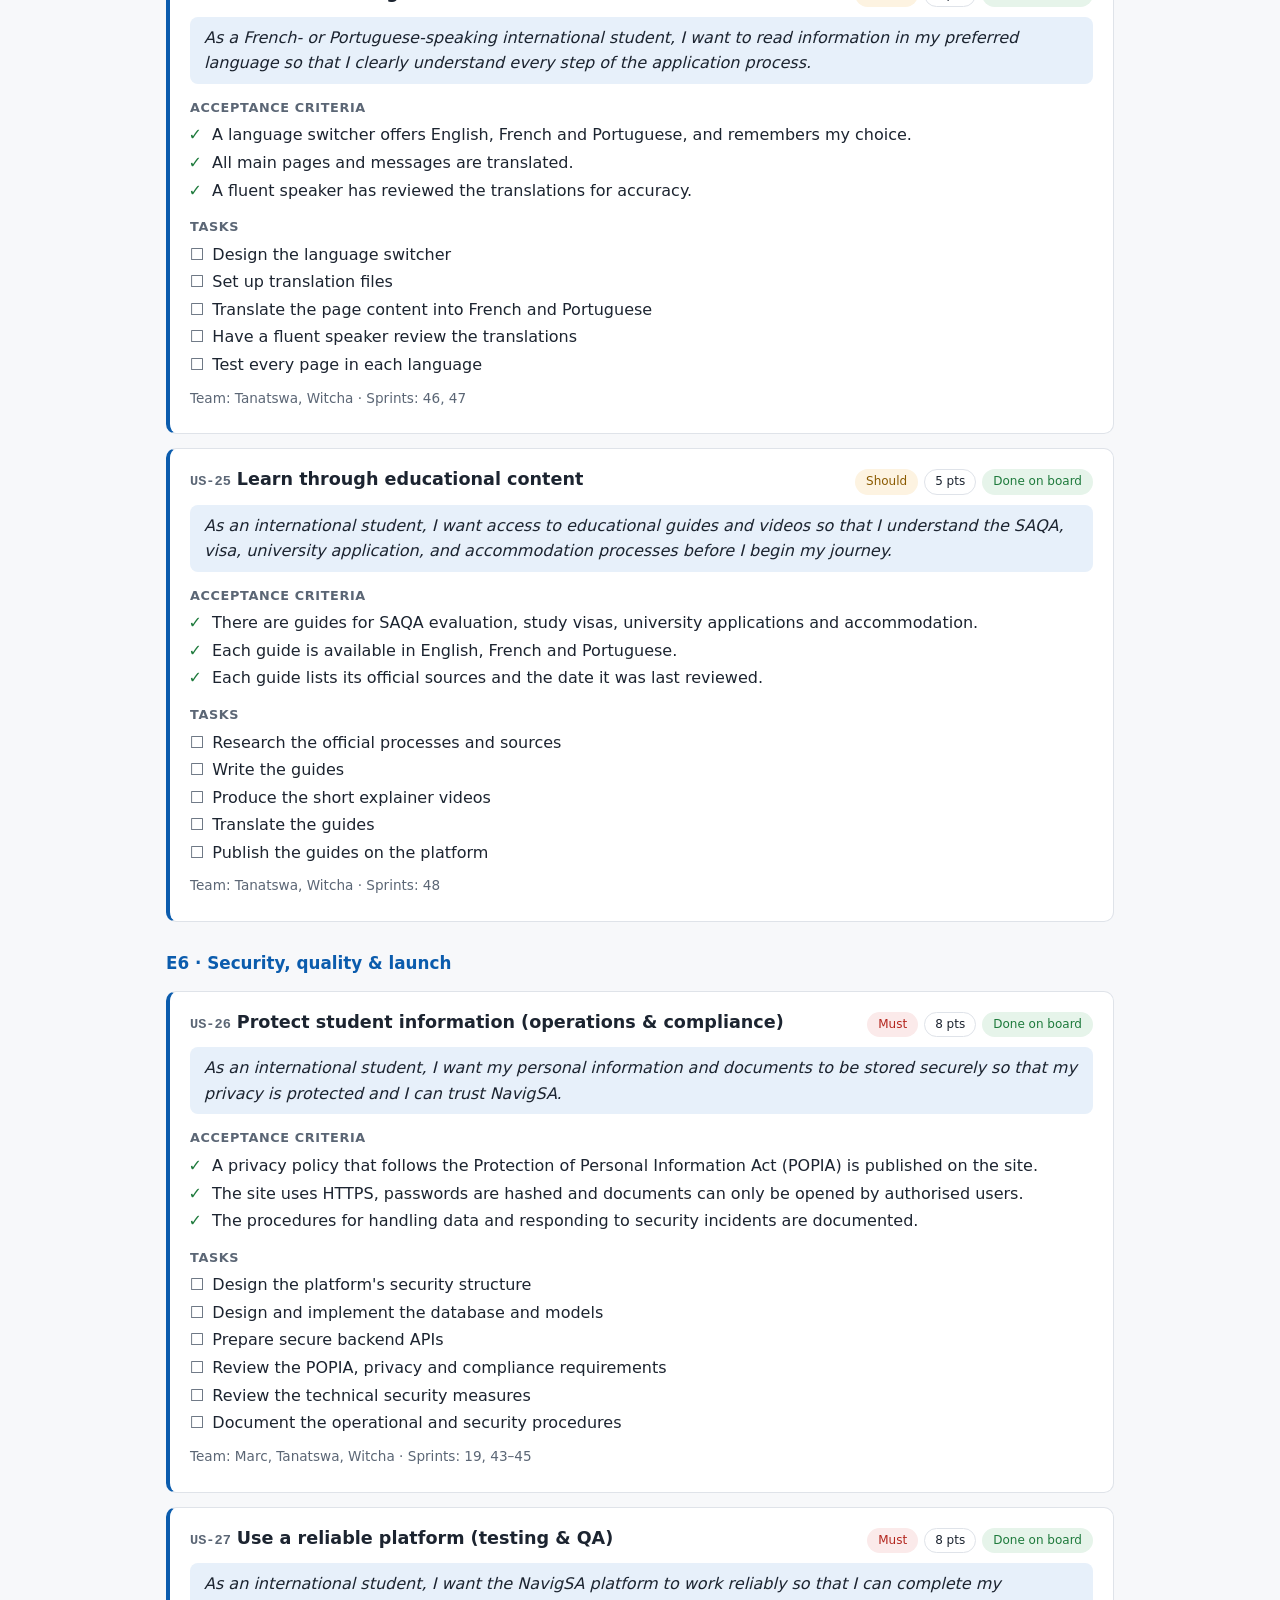
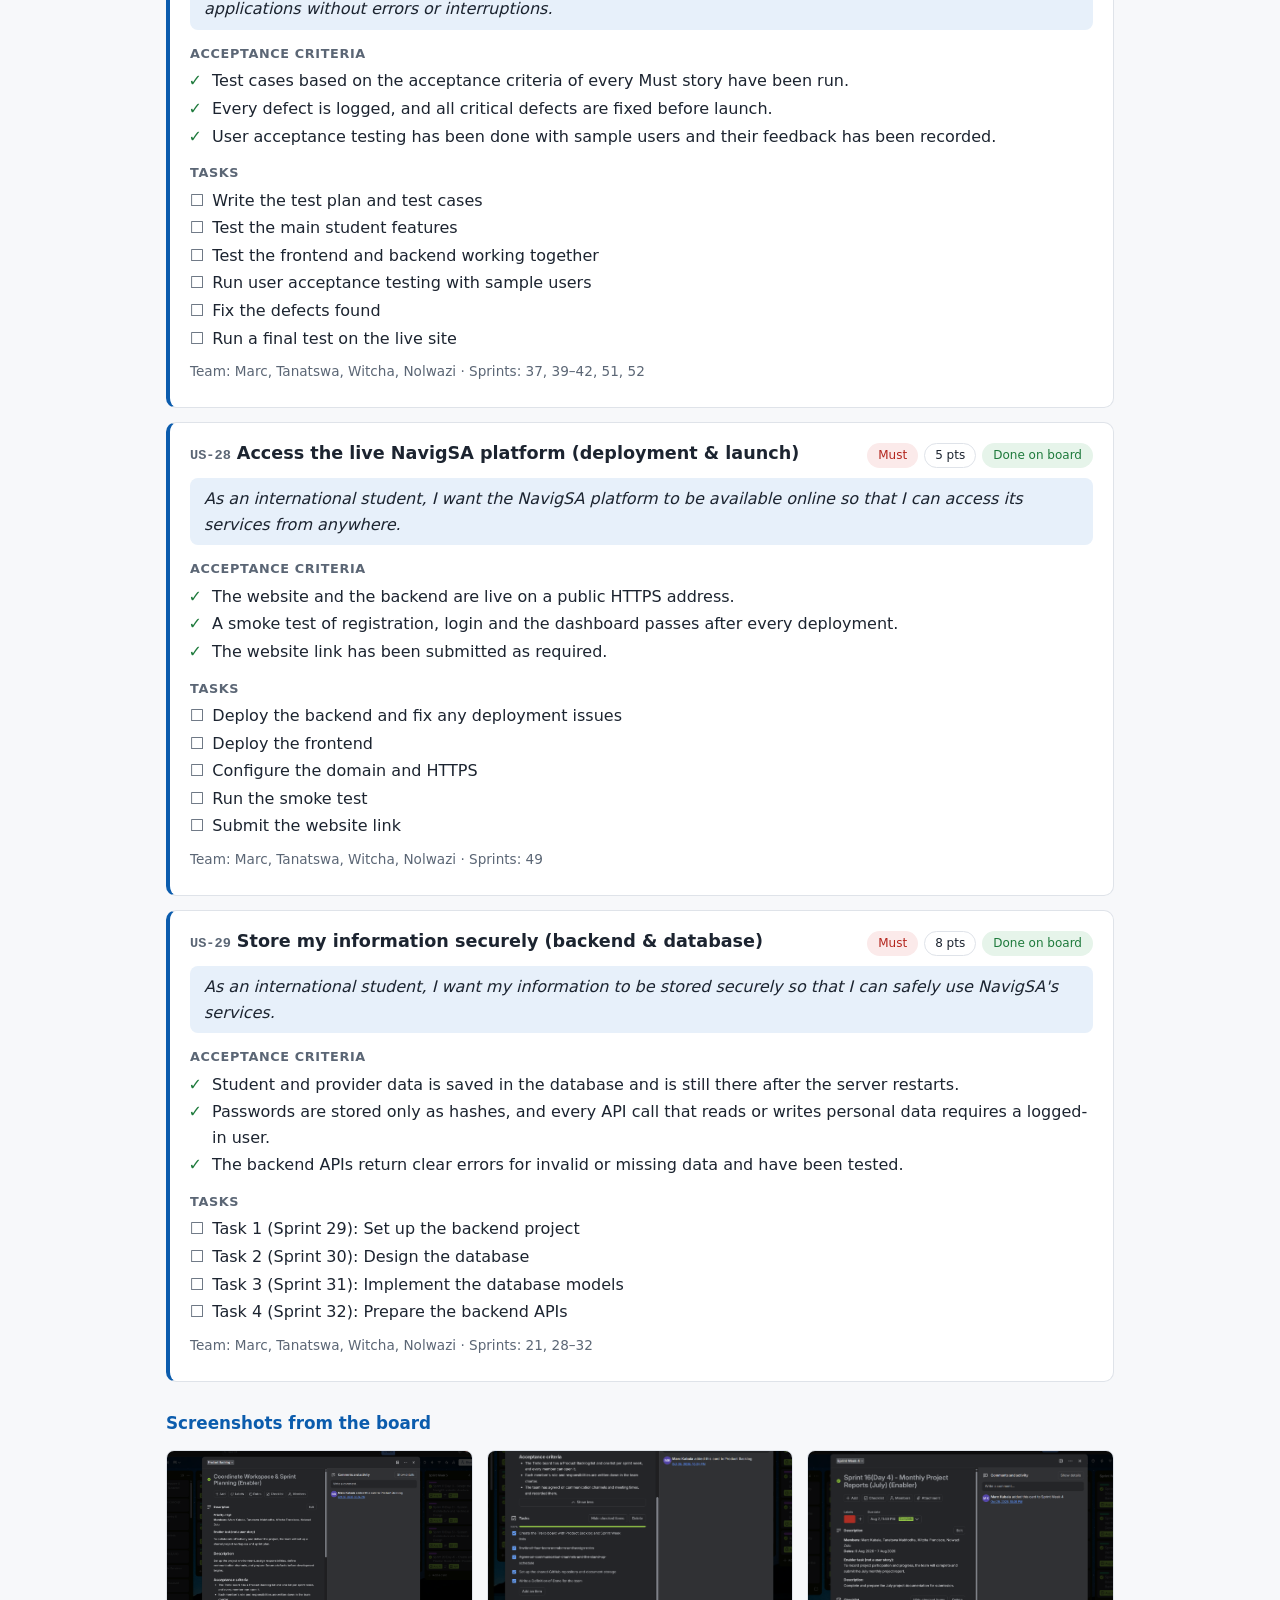
<file: agile-portfolio/user-stories.html>
<!doctype html><html lang="en"><head><meta charset="utf-8"><meta name="viewport" content="width=device-width, initial-scale=1">
<title>User Stories and Tasks | NavigSA Agile Portfolio | Marc Kabala</title>
<meta name="description" content="Stories written from the end user&#x27;s point of view, split into tasks, with acceptance criteria."><link rel="stylesheet" href="assets/style.css"></head><body>
<a class="skip" href="#main">Skip to content</a>
<div class="topnav"><div><span class="brand">Marc Kabala · NavigSA</span><a href="index.html">Home</a><a href="charter.html">Agile Team Charter</a><a href="user-stories.html" class=cur aria-current=page>User Stories and Tasks</a><a href="product-backlog.html">Product Backlog</a><a href="sprint-backlog.html">Sprint Backlog</a><a href="logbook.html">Agile Logbook</a><a href="reflection-overall.html">Overall Reflection</a><a href="../">CV</a></div></div>
<main id="main"><h1>User Stories and Tasks</h1><p class="sub">Stories written from the end user's point of view, split into tasks, with acceptance criteria.</p>
<h2 id="evidence">Section 1: Evidence</h2>
<h3 class="epic">1. My role</h3>
<div class="panel">
  <p>In the NavigSA team (Marc Kabala, Tanatswa Mabhodha, Witcha Francisco and Nolwazi Zulu) I was responsible for <strong>writing the user stories and breaking them down into tasks</strong>. I wrote the stories from the point of view of the people who use NavigSA (international students, service providers, the administrator and the project supervisor). Each story is a card on our Trello board, either in the Product Backlog or in one of the 13 Sprint Week lists.</p>
  <p>This page is my evidence for that work. It contains the 28 product backlog cards, refined with acceptance criteria, priorities, estimates and a task breakdown. It also traces every story to the sprint cards where the work was done, and shows a review of the board that I used to improve the stories.</p>
  <p><strong>Source board:</strong> <a href="https://trello.com/b/DyHkocWW/navigsa-copy-with-checklists">refined NavigSA board</a></p>
</div>

<h3 class="epic">2. How I wrote the stories</h3>
<div class="grid">
  <div class="panel">
    <h3>Story format</h3>
    <p>Every story uses the Connextra template: <em>As a &lt;user&gt;, I want &lt;goal&gt; so that &lt;benefit&gt;</em>. The benefit clause keeps the focus on value to the user instead of on technical work.</p>
  </div>
  <div class="panel">
    <h3>Quality check (INVEST)</h3>
    <p>I checked each story against INVEST: <strong>I</strong>ndependent, <strong>N</strong>egotiable, <strong>V</strong>aluable, <strong>E</strong>stimable, <strong>S</strong>mall and <strong>T</strong>estable. Stories that were too big were split across several sprint cards.</p>
  </div>
  <div class="panel">
    <h3>Acceptance criteria</h3>
    <p>Each story has testable acceptance criteria that define when it is "done". This follows the Card, Conversation, Confirmation idea. Our Testing &amp; QA sprints use these criteria as test cases.</p>
  </div>
  <div class="panel">
    <h3>Priority &amp; estimates</h3>
    <p><strong>Must</strong> and <strong>Should</strong> (MoSCoW) come from the High and Medium priority labels on Trello. Story points use a Fibonacci scale (1, 2, 3, 5, 8) and show relative effort compared with the other stories, not hours.</p>
  </div>
</div>

<h3 class="epic">3. Overview</h3>
<div class="grid">
  <div class="stat"><b>28</b><span>product backlog cards (25 user stories, 3 enabler tasks)</span></div>
  <div class="stat"><b>52</b><span>sprint cards over 13 sprint weeks</span></div>
  <div class="stat"><b>6</b><span>epics</span></div>
  <div class="stat"><b>154</b><span>story points estimated</span></div>
  <div class="stat"><b>4</b><span>user roles</span></div>
</div>
<p></p>
<div class="table-wrap">
<table>
  <thead><tr><th>Epic</th><th>Stories</th><th>Points</th><th>Main user</th></tr></thead>
  <tbody>
    <tr><td>E1 · Project foundation &amp; business concept</td><td>US-01 to US-08 (US-06 removed)</td><td>31</td><td>Project team, supervisor, student</td></tr>
    <tr><td>E2 · Platform design &amp; student accounts</td><td>US-09 to US-12</td><td>21</td><td>Student</td></tr>
    <tr><td>E3 · Student services</td><td>US-13 to US-18</td><td>37</td><td>Student</td></tr>
    <tr><td>E4 · Service providers &amp; trust</td><td>US-19 to US-23</td><td>23</td><td>Service provider, administrator, student</td></tr>
    <tr><td>E5 · Content &amp; accessibility</td><td>US-24 to US-25</td><td>13</td><td>French and Portuguese-speaking students</td></tr>
    <tr><td>E6 · Security, quality &amp; launch</td><td>US-26 to US-29</td><td>29</td><td>Student</td></tr>
  </tbody>
</table>
</div>

<h3 class="epic">4. User stories and tasks</h3>
<p>Status shows how each Product Backlog card is marked on Trello. <span class="tag done">Done on board</span> means the card is ticked complete. Every card is now ticked complete on the board.</p>

<!-- ================= E1 ================= -->
<h3 class="epic">E1 · Project foundation &amp; business concept</h3>

<article class="story">
  <header><h3><span class="id">US-01</span>Coordinate workspace &amp; sprint planning (enabler)</h3>
  <div class="tags"><span class="tag must">Must</span><span class="tag">3 pts</span><span class="tag done">Done on board</span></div></header>
  <blockquote>Enabler task (not a user story): to collaborate effectively and deliver the project, the team will set up a shared project workspace and sprint plan.</blockquote>
  <h4>Acceptance criteria</h4>
  <ul class="ac">
    <li>The Trello board has a Product Backlog list and one list per sprint week, and every team member can open it.</li>
    <li>Each member's role and responsibilities are written down in the team charter.</li>
    <li>The team has agreed on communication channels and meeting times, and recorded them.</li>
  </ul>
  <h4>Tasks</h4>
  <ul class="tasks">
    <li>Create the Trello board with Product Backlog and Sprint Week lists</li>
    <li>Invite all four team members and assign roles</li>
    <li>Agree on communication channels and the stand-up schedule</li>
    <li>Set up the shared GitHub repository and document storage</li>
    <li>Write a Definition of Done for the team</li>
  </ul>
  <p class="meta">Team: Marc, Tanatswa, Witcha, Nolwazi · Sprints: 14, 15</p>
</article>

<article class="story">
  <header><h3><span class="id">US-02</span>Define business concept</h3>
  <div class="tags"><span class="tag must">Must</span><span class="tag">5 pts</span><span class="tag done">Done on board</span></div></header>
  <blockquote>As an international student, I want one trusted platform that provides all the services I need for studying in South Africa so that I don't have to search multiple websites.</blockquote>
  <h4>Acceptance criteria</h4>
  <ul class="ac">
    <li>The problem statement, the solution and the target beneficiaries are documented.</li>
    <li>The core services are listed (SAQA evaluation, visa guidance, university applications, accommodation).</li>
    <li>The value proposition and trust factors have been presented to the supervisor and the feedback has been recorded.</li>
  </ul>
  <h4>Tasks</h4>
  <ul class="tasks">
    <li>Write the problem statement and identify the target beneficiaries</li>
    <li>Define the list of NavigSA services</li>
    <li>Draft the value proposition and trust factors, with references</li>
    <li>Prepare and deliver the business concept presentation</li>
    <li>Turn supervisor feedback into backlog changes</li>
  </ul>
  <p class="meta">Team: Marc, Tanatswa, Witcha, Nolwazi · Sprints: 1, 2, 4, 8</p>
</article>

<article class="story">
  <header><h3><span class="id">US-03</span>Conduct community &amp; market research</h3>
  <div class="tags"><span class="tag must">Must</span><span class="tag">5 pts</span><span class="tag done">Done on board</span></div></header>
  <blockquote>As an international student, I want NavigSA to understand my challenges so that the services offered solve my real problems.</blockquote>
  <h4>Acceptance criteria</h4>
  <ul class="ac">
    <li>Interviews with international students and service providers have been completed and summarised.</li>
    <li>The identified problems are ranked by how often they happen, how urgent they are and how important they are.</li>
    <li>There is evidence of whether students would pay for a solution.</li>
  </ul>
  <h4>Tasks</h4>
  <ul class="tasks">
    <li>Draft the interview questions</li>
    <li>Interview international students and relevant service providers</li>
    <li>Analyse the findings and rank the problems</li>
    <li>Build the customer profile (needs, where to reach them, when they need help)</li>
    <li>Validate problem urgency and willingness to pay</li>
  </ul>
  <p class="meta">Team: Marc, Tanatswa, Witcha, Nolwazi · Sprints: 5–7</p>
</article>

<article class="story">
  <header><h3><span class="id">US-04</span>Feasibility &amp; business planning</h3>
  <div class="tags"><span class="tag must">Must</span><span class="tag">5 pts</span><span class="tag done">Done on board</span></div></header>
  <blockquote>As an international student, I want affordable service packages so that I can choose support that fits my budget.</blockquote>
  <h4>Acceptance criteria</h4>
  <ul class="ac">
    <li>Service packages are defined, each with a price and what it includes.</li>
    <li>Cost and revenue projections show whether the business is viable.</li>
    <li>The feasibility study is complete and has a clear conclusion.</li>
  </ul>
  <h4>Tasks</h4>
  <ul class="tasks">
    <li>Research competitor and agent pricing</li>
    <li>Define the service packages and prices</li>
    <li>Build the cost and revenue projection</li>
    <li>Write the feasibility study</li>
  </ul>
  <p class="meta">Team: Marc, Tanatswa, Witcha, Nolwazi · Sprints: not planned in a sprint</p>
</article>

<article class="story">
  <header><h3><span class="id">US-05</span>Discover NavigSA through marketing</h3>
  <div class="tags"><span class="tag should">Should</span><span class="tag">5 pts</span><span class="tag done">Done on board</span></div></header>
  <blockquote>As a prospective international student, I want to discover NavigSA through trusted online platforms so that I can learn about the services available before starting my application.</blockquote>
  <h4>Acceptance criteria</h4>
  <ul class="ac">
    <li>The brand guide (logo, colours, fonts, tone) is used on the website and on every marketing post.</li>
    <li>NavigSA social media pages are live and linked from the website.</li>
    <li>Enquiries that come from marketing channels are recorded so that we can see which channels work.</li>
  </ul>
  <h4>Tasks</h4>
  <ul class="tasks">
    <li>Create and finalise the NavigSA brand guide</li>
    <li>Set up the social media accounts</li>
    <li>Plan a content calendar</li>
    <li>Share content in international student communities</li>
    <li>Track enquiries by source</li>
  </ul>
  <p class="meta">Team: Marc, Tanatswa, Witcha, Nolwazi · Sprints: 15, 20</p>
</article>

<article class="story">
  <header><h3><span class="id">US-07</span>Present project progress (enabler)</h3>
  <div class="tags"><span class="tag must">Must</span><span class="tag">3 pts</span><span class="tag done">Done on board</span></div></header>
  <blockquote>Enabler task (not a user story): to get feedback and show that the project is meeting its objectives, the team will present its progress to the project supervisor at each milestone.</blockquote>
  <h4>Acceptance criteria</h4>
  <ul class="ac">
    <li>Each milestone presentation is delivered on its scheduled date.</li>
    <li>Each presentation shows working results (a prototype, the backend or the live site), not only slides.</li>
    <li>The supervisor's feedback is added to the backlog as new or updated cards.</li>
  </ul>
  <h4>Tasks</h4>
  <ul class="tasks">
    <li>Prepare the slides and the demo</li>
    <li>Rehearse as a team</li>
    <li>Deliver the presentation</li>
    <li>Log the feedback on Trello</li>
  </ul>
  <p class="meta">Team: Marc, Tanatswa, Witcha, Nolwazi · Sprints: 3, 15, 38</p>
</article>

<article class="story">
  <header><h3><span class="id">US-08</span>Complete final academic documentation (enabler)</h3>
  <div class="tags"><span class="tag must">Must</span><span class="tag">5 pts</span><span class="tag done">Done on board</span></div></header>
  <blockquote>Enabler task (not a user story): to meet all WIL requirements, the team will compile and submit complete, well-structured project documentation.</blockquote>
  <h4>Acceptance criteria</h4>
  <ul class="ac">
    <li>All monthly project reports have been submitted on time.</li>
    <li>The sprint documentation and the agile logbook are complete and up to date.</li>
    <li>The Trello board shows the true final status of every card.</li>
  </ul>
  <h4>Tasks</h4>
  <ul class="tasks">
    <li>Complete the monthly project reports</li>
    <li>Keep the sprint boards and logbook up to date</li>
    <li>Compile the WIL documentation</li>
    <li>Submit the documentation and check that it was received</li>
  </ul>
  <p class="meta">Team: Marc, Tanatswa, Witcha, Nolwazi · Sprints: 14, 16, 50</p>
</article>

<!-- ================= E2 ================= -->
<h3 class="epic">E2 · Platform design &amp; student accounts</h3>

<article class="story">
  <header><h3><span class="id">US-09</span>Platform design (UI/UX)</h3>
  <div class="tags"><span class="tag must">Must</span><span class="tag">8 pts</span><span class="tag done">Done on board</span></div></header>
  <blockquote>As an international student, I want an attractive and easy-to-use website so that I can quickly understand NavigSA's services.</blockquote>
  <h4>Acceptance criteria</h4>
  <ul class="ac">
    <li>Wireframes exist for the home, services, registration, dashboard and provider onboarding pages.</li>
    <li>The clickable prototype uses the brand guide and works on mobile and desktop.</li>
    <li>The prototype has been reviewed by the team and the supervisor, and the changes have been recorded.</li>
  </ul>
  <h4>Tasks</h4>
  <ul class="tasks">
    <li>Draw the sitemap and the main user flows</li>
    <li>Design the student registration and verification screens</li>
    <li>Design the service provider onboarding screens</li>
    <li>Design the multilingual content interface</li>
    <li>Define the website and technical structure</li>
    <li>Present the prototype for review</li>
  </ul>
  <p class="meta">Team: Marc, Nolwazi · Sprints: 9–13</p>
</article>

<article class="story">
  <header><h3><span class="id">US-10</span>Create student account</h3>
  <div class="tags"><span class="tag must">Must</span><span class="tag">5 pts</span><span class="tag done">Done on board</span></div></header>
  <blockquote>As an international student, I want to create a NavigSA account so that I can access personalised services.</blockquote>
  <h4>Acceptance criteria</h4>
  <ul class="ac">
    <li>Given valid details, when I submit the registration form, my account is created and a confirmation is shown.</li>
    <li>If my email address is already registered, the form says so and does not create a second account.</li>
    <li>Required fields are checked before submission, and the password is stored only as a hash.</li>
  </ul>
  <h4>Tasks</h4>
  <ul class="tasks">
    <li>Build the registration form</li>
    <li>Add client-side and server-side validation</li>
    <li>Create the registration API endpoint</li>
    <li>Hash passwords and save the student record</li>
    <li>Test valid, duplicate and invalid sign-ups</li>
  </ul>
  <p class="meta">Team: Marc, Witcha · Sprints: 22</p>
</article>

<article class="story">
  <header><h3><span class="id">US-11</span>Secure login</h3>
  <div class="tags"><span class="tag must">Must</span><span class="tag">5 pts</span><span class="tag done">Done on board</span></div></header>
  <blockquote>As an international student, I want to log into my account securely so that I can access my personal dashboard.</blockquote>
  <h4>Acceptance criteria</h4>
  <ul class="ac">
    <li>Given correct credentials, when I log in, I am taken to my dashboard.</li>
    <li>Given wrong credentials, I see a general error that does not say which field was wrong.</li>
    <li>Repeated failed attempts are slowed down or blocked, and logging out ends my session.</li>
  </ul>
  <h4>Tasks</h4>
  <ul class="tasks">
    <li>Build the login form</li>
    <li>Create the authentication endpoint and session or token handling</li>
    <li>Add a limit on failed login attempts</li>
    <li>Add logout</li>
    <li>Test successful, failed and locked-out logins</li>
  </ul>
  <p class="meta">Team: Marc, Tanatswa, Nolwazi · Sprints: 25</p>
</article>

<article class="story">
  <header><h3><span class="id">US-12</span>Manage student profile</h3>
  <div class="tags"><span class="tag must">Must</span><span class="tag">3 pts</span><span class="tag done">Done on board</span></div></header>
  <blockquote>As an international student, I want to update my personal profile so that my information stays accurate throughout my application journey.</blockquote>
  <h4>Acceptance criteria</h4>
  <ul class="ac">
    <li>I can view my profile details.</li>
    <li>I can edit and save my details, and invalid values are rejected with a clear message.</li>
    <li>The saved changes show on my dashboard straight away.</li>
  </ul>
  <h4>Tasks</h4>
  <ul class="tasks">
    <li>Build the profile page</li>
    <li>Create the profile update endpoint</li>
    <li>Add validation</li>
    <li>Test viewing and editing the profile</li>
  </ul>
  <p class="meta">Team: Marc, Witcha · Sprints: 33</p>
</article>

<!-- ================= E3 ================= -->
<h3 class="epic">E3 · Student services</h3>

<article class="story">
  <header><h3><span class="id">US-13</span>Browse available services</h3>
  <div class="tags"><span class="tag must">Must</span><span class="tag">3 pts</span><span class="tag done">Done on board</span></div></header>
  <blockquote>As an international student, I want to browse all available NavigSA services so that I can decide which service best suits my needs.</blockquote>
  <h4>Acceptance criteria</h4>
  <ul class="ac">
    <li>The services page lists every service with a short description and its price.</li>
    <li>Each service has a detail view and a button to book it.</li>
    <li>The page is easy to use on a mobile phone.</li>
  </ul>
  <h4>Tasks</h4>
  <ul class="tasks">
    <li>Define the service data (name, description, price, category)</li>
    <li>Build the services listing page</li>
    <li>Build the service detail view</li>
    <li>Link each service to booking</li>
    <li>Test the layout on mobile and desktop</li>
  </ul>
  <p class="meta">Team: Tanatswa, Witcha · Sprints: 24</p>
</article>

<article class="story">
  <header><h3><span class="id">US-14</span>Upload verification documents</h3>
  <div class="tags"><span class="tag must">Must</span><span class="tag">8 pts</span><span class="tag done">Done on board</span></div></header>
  <blockquote>As an international student, I want to upload my academic and identity documents securely so that my application can be verified.</blockquote>
  <h4>Acceptance criteria</h4>
  <ul class="ac">
    <li>I can upload PDF, JPG or PNG files up to the set size limit. Other files are rejected with a clear message.</li>
    <li>Only I and the administrator can open my documents.</li>
    <li>After uploading, each document shows the status "Pending review".</li>
  </ul>
  <h4>Tasks</h4>
  <ul class="tasks">
    <li>Build the upload screen</li>
    <li>Validate file type and size</li>
    <li>Store files in private storage</li>
    <li>Restrict access to the owner and the administrator</li>
    <li>Show the document status on the dashboard</li>
    <li>Test valid and invalid uploads and the access rules</li>
  </ul>
  <p class="meta">Team: Marc, Tanatswa, Witcha · Sprints: 39</p>
</article>

<article class="story">
  <header><h3><span class="id">US-15</span>View student dashboard</h3>
  <div class="tags"><span class="tag must">Must</span><span class="tag">8 pts</span><span class="tag done">Done on board</span></div></header>
  <blockquote>As an international student, I want to view my dashboard so that I can access all my information and services from one place.</blockquote>
  <h4>Acceptance criteria</h4>
  <ul class="ac">
    <li>The dashboard shows my profile summary, application status, bookings, notifications and uploaded documents.</li>
    <li>The data comes from the backend and is up to date when the page loads.</li>
    <li>Only I can see my dashboard. Anyone who is not logged in is sent to the login page.</li>
  </ul>
  <h4>Tasks</h4>
  <ul class="tasks">
    <li>Build the dashboard layout</li>
    <li>Add the bookings, appointments and notifications panels</li>
    <li>Connect the dashboard to the backend APIs</li>
    <li>Protect the route so that only logged-in users can open it</li>
    <li>Test with real account data</li>
  </ul>
  <p class="meta">Team: Marc, Tanatswa · Sprints: 33–35</p>
</article>

<article class="story">
  <header><h3><span class="id">US-16</span>Track application status</h3>
  <div class="tags"><span class="tag must">Must</span><span class="tag">5 pts</span><span class="tag done">Done on board</span></div></header>
  <blockquote>As an international student, I want to track my application progress so that I always know what stage my application is in.</blockquote>
  <h4>Acceptance criteria</h4>
  <ul class="ac">
    <li>Each application shows one of these statuses: Submitted, Under review, Action required or Approved.</li>
    <li>When the administrator changes a status, my dashboard shows the change and I am notified.</li>
    <li>I can see the history of status changes with dates.</li>
  </ul>
  <h4>Tasks</h4>
  <ul class="tasks">
    <li>Define the status values and the data model</li>
    <li>Let the administrator update a status</li>
    <li>Show a status timeline to the student</li>
    <li>Send a notification when the status changes</li>
    <li>Test every status change</li>
  </ul>
  <p class="meta">Team: Marc, Witcha, Nolwazi · Sprints: 36</p>
</article>

<article class="story">
  <header><h3><span class="id">US-17</span>Book a NavigSA service</h3>
  <div class="tags"><span class="tag must">Must</span><span class="tag">8 pts</span><span class="tag done">Done on board</span></div></header>
  <blockquote>As an international student, I want to book a NavigSA service so that I can receive assistance with my study journey.</blockquote>
  <h4>Acceptance criteria</h4>
  <ul class="ac">
    <li>I can choose a service and a date and time, then submit a booking.</li>
    <li>Dates in the past cannot be selected.</li>
    <li>I receive a confirmation, and the booking appears on my dashboard.</li>
  </ul>
  <h4>Tasks</h4>
  <ul class="tasks">
    <li>Build the booking form</li>
    <li>Create the booking API and validation</li>
    <li>Send a booking confirmation</li>
    <li>Show bookings on the dashboard</li>
    <li>Test valid and invalid bookings</li>
  </ul>
  <p class="meta">Team: Marc, Tanatswa · Sprints: 34, 39</p>
</article>

<article class="story">
  <header><h3><span class="id">US-18</span>Receive notifications and reminders</h3>
  <div class="tags"><span class="tag should">Should</span><span class="tag">5 pts</span><span class="tag done">Done on board</span></div></header>
  <blockquote>As an international student, I want to receive reminders and notifications so that I never miss important application deadlines or updates.</blockquote>
  <h4>Acceptance criteria</h4>
  <ul class="ac">
    <li>I am notified when my application status changes or when a booking is confirmed.</li>
    <li>I receive a reminder before an upcoming deadline or appointment.</li>
    <li>I can mark notifications as read.</li>
  </ul>
  <h4>Tasks</h4>
  <ul class="tasks">
    <li>Create the notification data model</li>
    <li>Add the triggers for status changes, bookings and deadlines</li>
    <li>Build the in-app notification list</li>
    <li>Add email delivery</li>
    <li>Test each trigger</li>
  </ul>
  <p class="meta">Team: Marc, Tanatswa, Witcha, Nolwazi · Sprints: 34</p>
</article>

<!-- ================= E4 ================= -->
<h3 class="epic">E4 · Service providers &amp; trust</h3>

<article class="story">
  <header><h3><span class="id">US-19</span>Register as a service provider</h3>
  <div class="tags"><span class="tag must">Must</span><span class="tag">5 pts</span><span class="tag done">Done on board</span></div></header>
  <blockquote>As a service provider, I want to register on NavigSA so that I can offer my services to international students.</blockquote>
  <h4>Acceptance criteria</h4>
  <ul class="ac">
    <li>I can register with my business details and upload my accreditation documents.</li>
    <li>After registering, my account status is "Pending verification".</li>
    <li>My services are not shown to students until I am verified.</li>
  </ul>
  <h4>Tasks</h4>
  <ul class="tasks">
    <li>Build the provider onboarding form</li>
    <li>Add the accreditation document upload</li>
    <li>Create the provider registration API</li>
    <li>Hide unverified providers from the public pages</li>
    <li>Test the registration flow</li>
  </ul>
  <p class="meta">Team: Marc, Witcha, Nolwazi · Sprints: 23</p>
</article>

<article class="story">
  <header><h3><span class="id">US-20</span>Become a verified service provider</h3>
  <div class="tags"><span class="tag must">Must</span><span class="tag">5 pts</span><span class="tag done">Done on board</span></div></header>
  <blockquote>As a service provider, I want to become verified so that students trust the services I provide.</blockquote>
  <h4>Acceptance criteria</h4>
  <ul class="ac">
    <li>The verification criteria are documented.</li>
    <li>The administrator can approve or reject a provider and must give a reason for a rejection.</li>
    <li>Approved providers show a "Verified" badge, and every provider is notified of the decision.</li>
  </ul>
  <h4>Tasks</h4>
  <ul class="tasks">
    <li>Define the verification requirements</li>
    <li>Build the administrator review screen</li>
    <li>Add the "Verified" badge to provider listings</li>
    <li>Notify providers of the outcome</li>
    <li>Test approval and rejection</li>
  </ul>
  <p class="meta">Team: Marc, Tanatswa, Witcha, Nolwazi · Sprints: 23, 26</p>
</article>

<article class="story">
  <header><h3><span class="id">US-21</span>Administrator manages users</h3>
  <div class="tags"><span class="tag must">Must</span><span class="tag">8 pts</span><span class="tag done">Done on board</span></div></header>
  <blockquote>As an administrator, I want to manage students and service providers so that I can maintain a secure and trusted platform.</blockquote>
  <h4>Acceptance criteria</h4>
  <ul class="ac">
    <li>The administrator can search and view all students and providers.</li>
    <li>The administrator can suspend and reactivate an account.</li>
    <li>Only users with the admin role can open these pages, and every admin action is logged.</li>
  </ul>
  <h4>Tasks</h4>
  <ul class="tasks">
    <li>Add the admin role and its access control</li>
    <li>Build the user list with search</li>
    <li>Add suspend and reactivate actions</li>
    <li>Record admin actions in an audit log</li>
    <li>Test that non-admin users cannot access the pages</li>
  </ul>
  <p class="meta">Team: Marc · Sprints: 39</p>
</article>

<article class="story">
  <header><h3><span class="id">US-22</span>Submit reviews</h3>
  <div class="tags"><span class="tag should">Should</span><span class="tag">3 pts</span><span class="tag done">Done on board</span></div></header>
  <blockquote>As an international student, I want to leave a review after receiving a service so that I can share my experience with other students.</blockquote>
  <h4>Acceptance criteria</h4>
  <ul class="ac">
    <li>Only a student with a completed booking can review that service.</li>
    <li>A review has a rating from 1 to 5 and a comment, and there is one review per booking.</li>
    <li>Reviews follow the agreed review rules and can be removed by the administrator if they are abusive.</li>
  </ul>
  <h4>Tasks</h4>
  <ul class="tasks">
    <li>Define the review and refund rules</li>
    <li>Build the review form</li>
    <li>Check review eligibility in the API</li>
    <li>Add admin moderation</li>
    <li>Show reviews on the service pages</li>
  </ul>
  <p class="meta">Team: Marc, Nolwazi · Sprints: 24, 27</p>
</article>

<article class="story">
  <header><h3><span class="id">US-23</span>View testimonials</h3>
  <div class="tags"><span class="tag should">Should</span><span class="tag">2 pts</span><span class="tag done">Done on board</span></div></header>
  <blockquote>As an international student, I want to read testimonials from previous users so that I can make informed decisions before using NavigSA.</blockquote>
  <h4>Acceptance criteria</h4>
  <ul class="ac">
    <li>The home page shows testimonials from verified users only.</li>
    <li>The administrator approves each testimonial before it is published.</li>
    <li>A testimonial shows the user's name and country only if they have given consent.</li>
  </ul>
  <h4>Tasks</h4>
  <ul class="tasks">
    <li>Build the testimonials section</li>
    <li>Add the admin approval step</li>
    <li>Record user consent</li>
    <li>Test publishing and hiding testimonials</li>
  </ul>
  <p class="meta">Team: Marc, Witcha · Sprints: 24, 27</p>
</article>

<!-- ================= E5 ================= -->
<h3 class="epic">E5 · Content &amp; accessibility</h3>

<article class="story">
  <header><h3><span class="id">US-24</span>Access multilingual content</h3>
  <div class="tags"><span class="tag should">Should</span><span class="tag">8 pts</span><span class="tag done">Done on board</span></div></header>
  <blockquote>As a French- or Portuguese-speaking international student, I want to read information in my preferred language so that I clearly understand every step of the application process.</blockquote>
  <h4>Acceptance criteria</h4>
  <ul class="ac">
    <li>A language switcher offers English, French and Portuguese, and remembers my choice.</li>
    <li>All main pages and messages are translated.</li>
    <li>A fluent speaker has reviewed the translations for accuracy.</li>
  </ul>
  <h4>Tasks</h4>
  <ul class="tasks">
    <li>Design the language switcher</li>
    <li>Set up translation files</li>
    <li>Translate the page content into French and Portuguese</li>
    <li>Have a fluent speaker review the translations</li>
    <li>Test every page in each language</li>
  </ul>
  <p class="meta">Team: Tanatswa, Witcha · Sprints: 46, 47</p>
</article>

<article class="story">
  <header><h3><span class="id">US-25</span>Learn through educational content</h3>
  <div class="tags"><span class="tag should">Should</span><span class="tag">5 pts</span><span class="tag done">Done on board</span></div></header>
  <blockquote>As an international student, I want access to educational guides and videos so that I understand the SAQA, visa, university application, and accommodation processes before I begin my journey.</blockquote>
  <h4>Acceptance criteria</h4>
  <ul class="ac">
    <li>There are guides for SAQA evaluation, study visas, university applications and accommodation.</li>
    <li>Each guide is available in English, French and Portuguese.</li>
    <li>Each guide lists its official sources and the date it was last reviewed.</li>
  </ul>
  <h4>Tasks</h4>
  <ul class="tasks">
    <li>Research the official processes and sources</li>
    <li>Write the guides</li>
    <li>Produce the short explainer videos</li>
    <li>Translate the guides</li>
    <li>Publish the guides on the platform</li>
  </ul>
  <p class="meta">Team: Tanatswa, Witcha · Sprints: 48</p>
</article>

<!-- ================= E6 ================= -->
<h3 class="epic">E6 · Security, quality &amp; launch</h3>

<article class="story">
  <header><h3><span class="id">US-26</span>Protect student information (operations &amp; compliance)</h3>
  <div class="tags"><span class="tag must">Must</span><span class="tag">8 pts</span><span class="tag done">Done on board</span></div></header>
  <blockquote>As an international student, I want my personal information and documents to be stored securely so that my privacy is protected and I can trust NavigSA.</blockquote>
  <h4>Acceptance criteria</h4>
  <ul class="ac">
    <li>A privacy policy that follows the Protection of Personal Information Act (POPIA) is published on the site.</li>
    <li>The site uses HTTPS, passwords are hashed and documents can only be opened by authorised users.</li>
    <li>The procedures for handling data and responding to security incidents are documented.</li>
  </ul>
  <h4>Tasks</h4>
  <ul class="tasks">
    <li>Design the platform's security structure</li>
    <li>Design and implement the database and models</li>
    <li>Prepare secure backend APIs</li>
    <li>Review the POPIA, privacy and compliance requirements</li>
    <li>Review the technical security measures</li>
    <li>Document the operational and security procedures</li>
  </ul>
  <p class="meta">Team: Marc, Tanatswa, Witcha · Sprints: 19, 43–45</p>
</article>

<article class="story">
  <header><h3><span class="id">US-27</span>Use a reliable platform (testing &amp; QA)</h3>
  <div class="tags"><span class="tag must">Must</span><span class="tag">8 pts</span><span class="tag done">Done on board</span></div></header>
  <blockquote>As an international student, I want the NavigSA platform to work reliably so that I can complete my applications without errors or interruptions.</blockquote>
  <h4>Acceptance criteria</h4>
  <ul class="ac">
    <li>Test cases based on the acceptance criteria of every Must story have been run.</li>
    <li>Every defect is logged, and all critical defects are fixed before launch.</li>
    <li>User acceptance testing has been done with sample users and their feedback has been recorded.</li>
  </ul>
  <h4>Tasks</h4>
  <ul class="tasks">
    <li>Write the test plan and test cases</li>
    <li>Test the main student features</li>
    <li>Test the frontend and backend working together</li>
    <li>Run user acceptance testing with sample users</li>
    <li>Fix the defects found</li>
    <li>Run a final test on the live site</li>
  </ul>
  <p class="meta">Team: Marc, Tanatswa, Witcha, Nolwazi · Sprints: 37, 39–42, 51, 52</p>
</article>

<article class="story">
  <header><h3><span class="id">US-28</span>Access the live NavigSA platform (deployment &amp; launch)</h3>
  <div class="tags"><span class="tag must">Must</span><span class="tag">5 pts</span><span class="tag done">Done on board</span></div></header>
  <blockquote>As an international student, I want the NavigSA platform to be available online so that I can access its services from anywhere.</blockquote>
  <h4>Acceptance criteria</h4>
  <ul class="ac">
    <li>The website and the backend are live on a public HTTPS address.</li>
    <li>A smoke test of registration, login and the dashboard passes after every deployment.</li>
    <li>The website link has been submitted as required.</li>
  </ul>
  <h4>Tasks</h4>
  <ul class="tasks">
    <li>Deploy the backend and fix any deployment issues</li>
    <li>Deploy the frontend</li>
    <li>Configure the domain and HTTPS</li>
    <li>Run the smoke test</li>
    <li>Submit the website link</li>
  </ul>
  <p class="meta">Team: Marc, Tanatswa, Witcha, Nolwazi · Sprints: 49</p>
</article>

<article class="story">
  <header><h3><span class="id">US-29</span>Store my information securely (backend &amp; database)</h3>
  <div class="tags"><span class="tag must">Must</span><span class="tag">8 pts</span><span class="tag done">Done on board</span></div></header>
  <blockquote>As an international student, I want my information to be stored securely so that I can safely use NavigSA's services.</blockquote>
  <h4>Acceptance criteria</h4>
  <ul class="ac"><li>Student and provider data is saved in the database and is still there after the server restarts.</li><li>Passwords are stored only as hashes, and every API call that reads or writes personal data requires a logged-in user.</li><li>The backend APIs return clear errors for invalid or missing data and have been tested.</li></ul>
  <h4>Tasks</h4>
  <ul class="tasks"><li>Task 1 (Sprint 29): Set up the backend project</li><li>Task 2 (Sprint 30): Design the database</li><li>Task 3 (Sprint 31): Implement the database models</li><li>Task 4 (Sprint 32): Prepare the backend APIs</li></ul>
  <p class="meta">Team: Marc, Tanatswa, Witcha, Nolwazi · Sprints: 21, 28–32</p>
</article>

<h3 class="epic">Screenshots from the board</h3><div class=shots><figure><a href="assets/screens/backlog-card-story.png"><img src="assets/screens/backlog-card-story.png" alt="A backlog card on Trello showing the enabler statement, description and acceptance criteria" loading="lazy"></a><figcaption>Screenshot 5: a backlog card (the enabler task Coordinate Workspace and Sprint Planning) with its description and acceptance criteria.</figcaption></figure><figure><a href="assets/screens/backlog-card-tasks.png"><img src="assets/screens/backlog-card-tasks.png" alt="The Tasks checklist of the same backlog card, with all five tasks ticked" loading="lazy"></a><figcaption>Screenshot 6: the card's Tasks checklist. All five tasks are ticked.</figcaption></figure><figure><a href="assets/screens/enabler-card-sprint-16.png"><img src="assets/screens/enabler-card-sprint-16.png" alt="A sprint card on Trello for the monthly project report, marked as an enabler task, with colour label, due date and checklist" loading="lazy"></a><figcaption>Screenshot 7: a sprint card written as an enabler task (not a user story), with its due date and checklist.</figcaption></figure></div><h3 class="epic">5. Traceability: sprint weeks to stories</h3>
<p>This table links each sprint week on the board to the backlog stories it delivered, so that every piece of sprint work can be traced to a user need.</p>
<div class="table-wrap">
<table>
  <thead><tr><th>Sprint week</th><th>Sprints</th><th>Focus</th><th>Stories</th></tr></thead>
  <tbody>
    <tr><td>Week 1</td><td>1–4</td><td>Business concept, team setup, first presentation</td><td>US-02, US-07</td></tr>
    <tr><td>Week 2</td><td>5–8</td><td>Community and market research</td><td>US-02, US-03</td></tr>
    <tr><td>Week 3</td><td>9–12</td><td>UI/UX design</td><td>US-09</td></tr>
    <tr><td>Week 4</td><td>13–16</td><td>Prototype review, documentation, feasibility</td><td>US-01, US-05, US-07, US-08, US-09</td></tr>
    <tr><td>Week 5</td><td>17–20</td><td>Architecture, security design, brand guide</td><td>US-05, US-26</td></tr>
    <tr><td>Week 6</td><td>21–24</td><td>Backend setup, registration, reviews</td><td>US-10, US-13, US-19, US-20, US-22, US-23, US-29</td></tr>
    <tr><td>Week 7</td><td>25–28</td><td>Login, verification and governance, deployment</td><td>US-11, US-20, US-22, US-23, US-29</td></tr>
    <tr><td>Week 8</td><td>29–32</td><td>Database and APIs</td><td>US-29</td></tr>
    <tr><td>Week 9</td><td>33–36</td><td>Student dashboard and application tracking</td><td>US-12, US-15, US-16, US-17, US-18</td></tr>
    <tr><td>Week 10</td><td>37–40</td><td>Testing and backend review</td><td>US-07, US-14, US-17, US-21, US-27</td></tr>
    <tr><td>Week 11</td><td>41–44</td><td>User acceptance testing and security review</td><td>US-26, US-27</td></tr>
    <tr><td>Week 12</td><td>45–48</td><td>Compliance, multilingual and educational content</td><td>US-24, US-25, US-26</td></tr>
    <tr><td>Week 13</td><td>49–52</td><td>Launch, reports, final testing</td><td>US-08, US-27, US-28</td></tr>
  </tbody>
</table>
</div>

<h3 class="epic">6. Board review: what I found and fixed</h3>
<p>Before refining the stories I reviewed all 80 cards on the board. These are the issues I found and how this document addresses them.</p>

<div class="panel finding">
  <h3>1. Some card titles did not match their user stories</h3>
  <p>Five sprint cards have a title that describes different work from their user story. For example, Sprint 15 is titled "Complete the financial planning" but its story is about the Brand Guide, and Sprint 11 is titled "Collect customer feedback" but its story is about provider onboarding. The same happens with Sprints 2, 16 and 21. <strong>Fix:</strong> the traceability table follows the user story, not the title, and the titles should be renamed on the board.</p>
</div>
<div class="panel finding">
  <h3>2. Backlog stories had no tasks written down</h3>
  <p>The daily sprint cards each had a team checklist, but the backlog stories had none, so it was not clear how the sprint tasks linked back to each story. <strong>Fix:</strong> every backlog story now has a "Tasks" checklist on the board, matching the task breakdown in section 4.</p>
</div>
<div class="panel finding">
  <h3>3. Cards had no acceptance criteria or estimates</h3>
  <p>Without acceptance criteria it was hard to say when a card was really "done", and testers had nothing to test against. <strong>Fix:</strong> each story now has three testable acceptance criteria and a story-point estimate.</p>
</div>
<div class="panel finding">
  <h3>4. Story too large for one sprint</h3>
  <p>Sprints 29 to 32 all repeat the same user story. That shows the story was too large and was split by technical step (backend setup, database design, models, APIs). <strong>Fix:</strong> the board now has one backlog story, US-29 "Store my information securely", with these four steps as its tasks, and the sprint cards are renamed "Task 1 of 4" to "Task 4 of 4".</p>
</div>
<div class="panel finding">
  <h3>5. Backlog status did not match sprint status</h3>
  <p>During the project most backlog stories stayed unticked even where their sprint cards were complete. Sprints 29 and 42 also had no assigned members. <strong>Fix:</strong> every backlog story, sprint card and checklist item on the board is now ticked as complete, and section 7 explains how I will keep it accurate.</p>
</div>
<div class="panel finding">
  <h3>6. Backlog items without a sprint card</h3>
  <p>1 backlog item is not linked to any sprint card by the card's user story: US-04 Feasibility & Business Planning. Its work may have happened under a card with a different story. US-06 Build Strategic Partnerships was removed from the backlog on 30 October 2026, because no sprint card, task or code was ever produced for it. <strong>Fix:</strong> US-04 is flagged here so that the team can confirm its link, and US-06 is no longer claimed as delivered.</p>
</div>

<h2 id="reflection">Section 2: Personal reflection</h2>
<p class="sub">Structured with Gibbs' Reflective Cycle.</p>

<div class="panel">
  <h3>Description</h3>
  <p>My role in the NavigSA project was to write the user stories and break them into tasks. Over the semester I helped turn our business idea, a single platform that helps international students with SAQA evaluation, visas, university applications and accommodation, into 28 backlog cards (25 user stories and 3 enabler tasks) and 52 sprint cards across 13 sprint weeks on Trello. The stories had to cover four different users: the student, the service provider, the administrator and our supervisor.</p>

  <h3>Feelings</h3>
  <p>At the start, writing stories felt simple because the template is short. It became harder once the team started building, because a story that looked clear on the card often raised questions during development, such as what counts as "secure" or when the dashboard is "done". Seeing every sprint card completed by Week 13 gave me confidence that the stories were useful in guiding the team.</p>

  <h3>Evaluation</h3>
  <p>What went well: the stories were written from the user's point of view, and most had a clear benefit in the "so that" part, which kept the team focused on value to students. Splitting large stories into sprint-sized pieces worked well. For example, the dashboard was split across Sprints 33 to 35. What went less well became clear when I reviewed the board. Some card titles did not match their stories. The sprint cards had team checklists, but the backlog stories had no tasks or acceptance criteria. Many backlog cards were never ticked complete even though the work was done. Later I found the opposite problem: on 29 October 2026 seven backlog items were ticked complete although their features were not yet in the code. I built them that day and recorded the date and their known limits.</p>

  <h3>Analysis</h3>
  <p>I think these problems came from treating the card as the whole requirement. A story is usually described as a card, a conversation and a confirmation. We had the card and the conversation, but no written confirmation in the form of acceptance criteria. That explains why testing in Weeks 10 to 13 had to rediscover what each feature should do. The repeated story on Sprints 29 to 32 shows that one story was too large and failed the "Small" part of INVEST. The titles that did not match their stories show that we sometimes copied cards and changed the story without updating the title. The Scrum Guide says the backlog should be transparent and kept up to date, and our backlog status drifted away from reality.</p>

  <h3>Conclusion</h3>
  <p>I learnt that a good user story is more than one sentence. It needs testable acceptance criteria, a size that fits a sprint, and a task breakdown so that the team knows exactly what to do. I also learnt that the board is only useful as evidence if it is kept accurate. Refining the 28 backlog cards in this portfolio, with acceptance criteria, estimates, tasks and traceability, showed me how much clearer the project would have been if I had done this at the start.</p>

  <h3>Action plan</h3>
  <ul>
    <li>Write acceptance criteria before a story enters a sprint, and use them as the test cases.</li>
    <li>Add a task checklist to every backlog story as well as the sprint cards, so that the sprint checklists link back to the story.</li>
    <li>Use INVEST during backlog refinement to split stories that will not fit in one sprint.</li>
    <li>At the end of every sprint, tick off the parent backlog story and check that each card's title matches its story.</li>
    <li>Check that every backlog story is planned into a sprint or deliberately removed.</li>
  </ul>
</div>



<footer>PRP370S / PRP371S / PRP372S Project Presentation 3 · CPUT · October 2026 · Marc Kabala (individual portfolio)</footer></main></body></html>
</file>
<file: agile-portfolio/assets/style.css>
:root{
  --bg:#f7f8fa;--surface:#ffffff;--text:#1c2430;--muted:#5b6675;--line:#dfe3e9;
  --accent:#0b5cad;--accent-soft:#e7f0fa;--must:#b3261e;--must-soft:#fbeaea;
  --should:#8a5a00;--should-soft:#fdf3e1;--ok:#1e7a3c;--ok-soft:#e6f4ea;--warn:#8a5a00;
}
@media (prefers-color-scheme: dark){
  :root:not([data-theme="light"]){
    --bg:#11151b;--surface:#1a2029;--text:#e6e9ee;--muted:#9aa5b4;--line:#2c3542;
    --accent:#6aa9ec;--accent-soft:#16283d;--must:#f08a83;--must-soft:#3a1d1c;
    --should:#e9b45a;--should-soft:#352813;--ok:#6fcf8e;--ok-soft:#173222;--warn:#e9b45a;
  }
}
:root[data-theme="dark"]{
  --bg:#11151b;--surface:#1a2029;--text:#e6e9ee;--muted:#9aa5b4;--line:#2c3542;
  --accent:#6aa9ec;--accent-soft:#16283d;--must:#f08a83;--must-soft:#3a1d1c;
  --should:#e9b45a;--should-soft:#352813;--ok:#6fcf8e;--ok-soft:#173222;--warn:#e9b45a;
}
*{box-sizing:border-box}
body{margin:0;background:var(--bg);color:var(--text);font:16px/1.6 system-ui,-apple-system,"Segoe UI",Roboto,sans-serif}
main{max-width:980px;margin:0 auto;padding:32px 16px 64px}
h1{font-size:2rem;line-height:1.2;margin:0 0 4px}
h2{font-size:1.4rem;margin:48px 0 12px;padding-bottom:6px;border-bottom:2px solid var(--line)}
h3{font-size:1.1rem;margin:0}
h4{font-size:.8rem;text-transform:uppercase;letter-spacing:.05em;color:var(--muted);margin:14px 0 4px}
p{margin:8px 0}
a{color:var(--accent)}
.sub{color:var(--muted);margin:0}
nav{display:flex;flex-wrap:wrap;gap:8px;margin:20px 0 0}
nav a{background:var(--surface);border:1px solid var(--line);border-radius:999px;padding:4px 12px;text-decoration:none;font-size:.9rem}
.panel{background:var(--surface);border:1px solid var(--line);border-radius:10px;padding:16px 20px;margin:12px 0}
.grid{display:grid;grid-template-columns:repeat(auto-fit,minmax(180px,1fr));gap:12px}
.stat{background:var(--surface);border:1px solid var(--line);border-radius:10px;padding:12px 16px}
.stat b{display:block;font-size:1.6rem}
.stat span{color:var(--muted);font-size:.9rem}
.table-wrap{overflow-x:auto;background:var(--surface);border:1px solid var(--line);border-radius:10px}
table{border-collapse:collapse;width:100%;font-size:.92rem}
th,td{text-align:left;padding:8px 12px;border-bottom:1px solid var(--line);vertical-align:top}
th{background:var(--accent-soft);font-weight:600}
tr:last-child td{border-bottom:0}
.epic{margin-top:28px;font-size:1.05rem;color:var(--accent)}
.story{background:var(--surface);border:1px solid var(--line);border-left:4px solid var(--accent);border-radius:10px;padding:16px 20px;margin:14px 0}
.story header{display:flex;flex-wrap:wrap;justify-content:space-between;gap:8px;align-items:baseline}
.id{font-family:ui-monospace,Consolas,monospace;color:var(--muted);font-size:.85rem;margin-right:6px}
.tags{display:flex;flex-wrap:wrap;gap:6px}
.tag{font-size:.75rem;border-radius:999px;padding:2px 10px;border:1px solid var(--line);white-space:nowrap}
.must{background:var(--must-soft);color:var(--must);border-color:transparent}
.should{background:var(--should-soft);color:var(--should);border-color:transparent}
.done{background:var(--ok-soft);color:var(--ok);border-color:transparent}
.open{color:var(--muted)}
blockquote{margin:10px 0;padding:8px 14px;background:var(--accent-soft);border-radius:8px;font-style:italic}
ul,ol{margin:4px 0;padding-left:22px}
li{margin:2px 0}
.ac li::marker{content:"✓  ";color:var(--ok)}
.tasks li{list-style:none;margin-left:-22px;display:flex;gap:8px}
.tasks li::before{content:"☐";color:var(--muted)}
.meta{font-size:.85rem;color:var(--muted);margin-top:10px}
.finding{border-left:4px solid var(--warn)}
.refs li{margin-bottom:6px}
footer{margin-top:48px;color:var(--muted);font-size:.85rem}
@media print{nav{display:none}.story{break-inside:avoid}}

.topnav{background:var(--surface);border-bottom:1px solid var(--line)}
.topnav div{max-width:980px;margin:0 auto;padding:10px 16px;display:flex;flex-wrap:wrap;gap:6px 14px;align-items:center}
.topnav a{text-decoration:none;font-size:.92rem}
.topnav a.cur{font-weight:700;border-bottom:2px solid var(--accent)}
.topnav .brand{font-weight:700;margin-right:auto}
.draft{border-left:4px solid var(--should);background:var(--should-soft);border-radius:10px;padding:10px 16px;margin:12px 0}
.fill{background:var(--should-soft);color:var(--should);padding:0 4px;border-radius:4px}
.two{display:grid;grid-template-columns:repeat(auto-fit,minmax(280px,1fr));gap:12px}
details{background:var(--surface);border:1px solid var(--line);border-radius:10px;padding:8px 16px;margin:10px 0}
summary{cursor:pointer;font-weight:600}
.skip{position:absolute;left:-999px}.skip:focus{left:8px;top:8px;background:var(--surface);padding:6px 10px;z-index:9}

figure{margin:14px 0}figure img{max-width:100%;height:auto;border:1px solid var(--line);border-radius:8px;display:block}figcaption{color:var(--muted);font-size:.88rem;margin-top:6px}
.shots{display:grid;grid-template-columns:repeat(auto-fit,minmax(300px,1fr));gap:14px}
</file>
